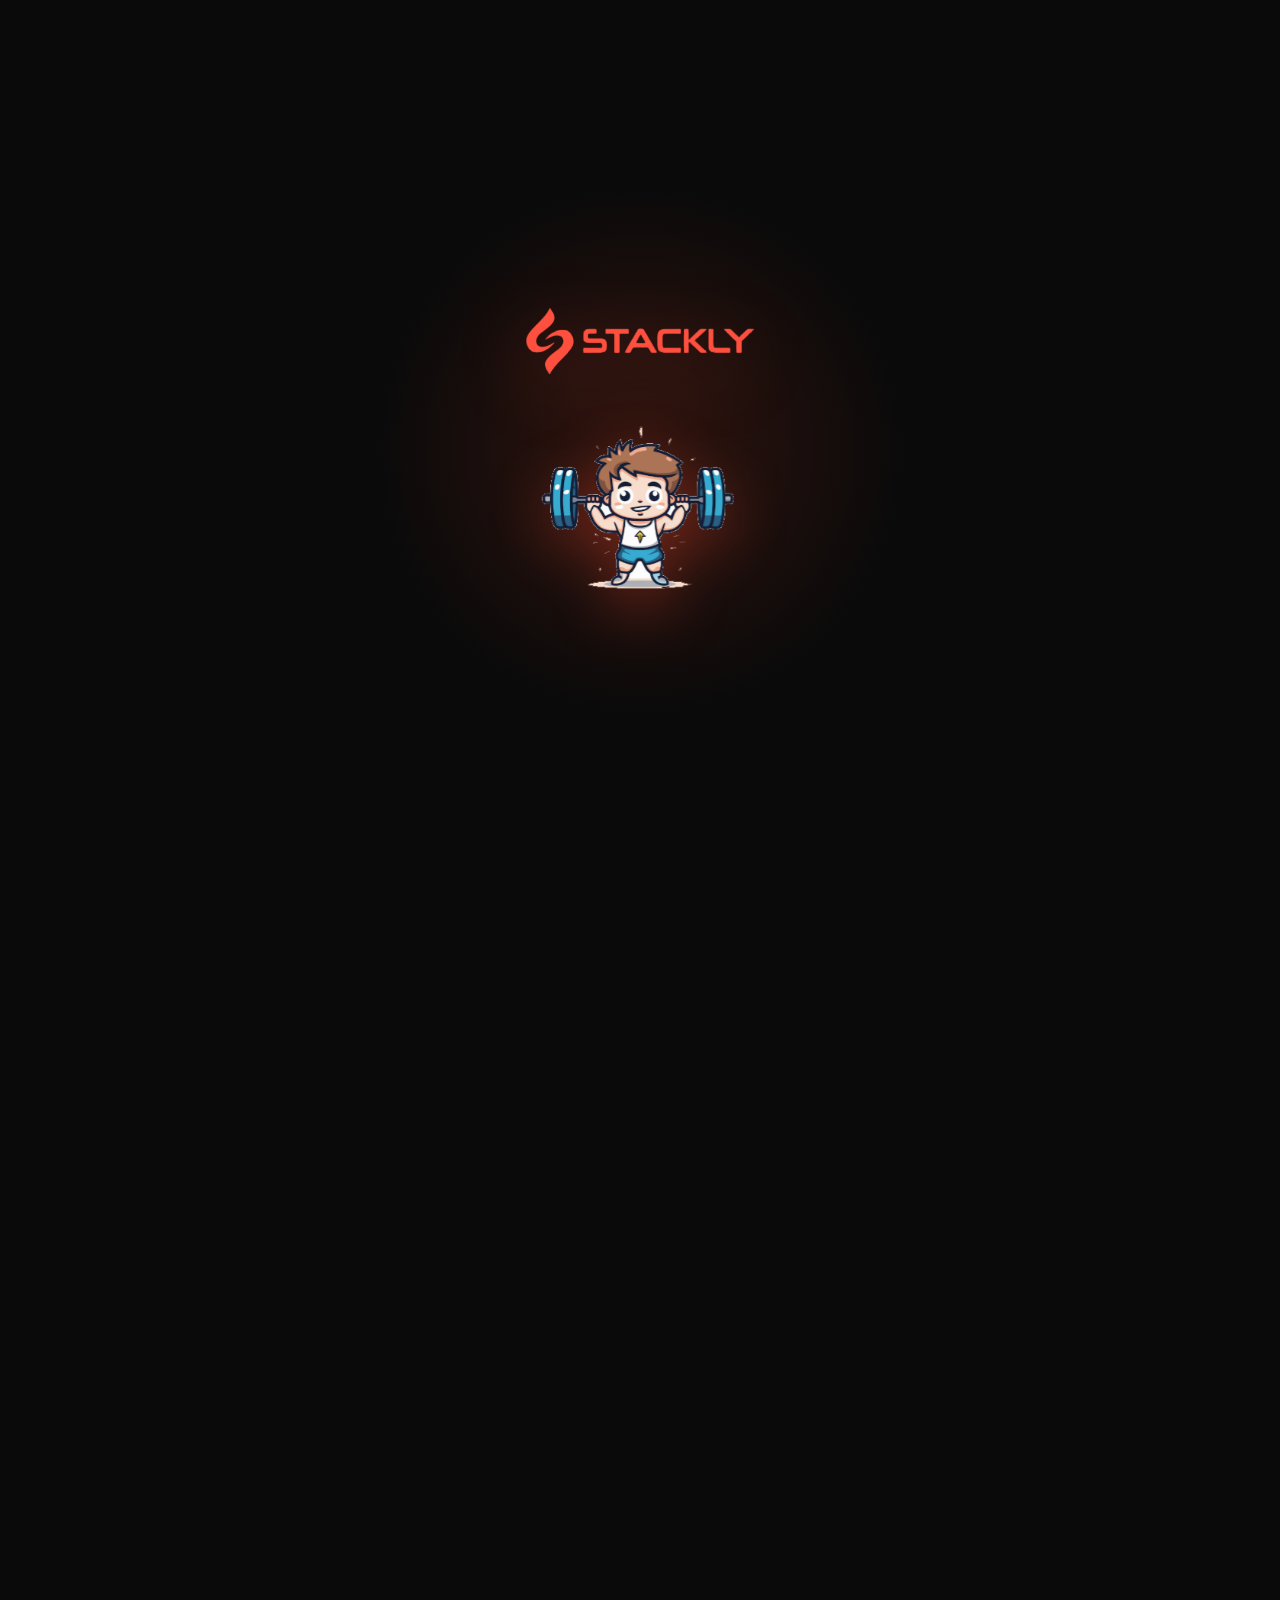
<file: index.html>
<!DOCTYPE html>
<html lang="en">
<head>
  <meta charset="UTF-8">
  <meta name="viewport" content="width=device-width, initial-scale=1.0">
  <title>FitBody - Transform Your Body, Transform Your Life</title>
  <link rel="stylesheet" href="css/style.css">
  <link rel="icon" type="image/svg+xml" href="data:image/svg+xml,%3Csvg xmlns='http://www.w3.org/2000/svg' viewBox='0 0 100 100'%3E%3Ctext y='.9em' font-size='90'%3E💪%3C/text%3E%3C/svg%3E">
</head>
<body class="is-loading">
  <div class="site-loader" aria-label="Loading FitBody" role="status">
    <div class="site-loader-logo">
      <img src="images/Stackly_logo.png" alt="Stackly logo">
    </div>
    <div class="site-loader-lifter" aria-hidden="true">
      <img src="images/stackly-lifter-transparent.png" alt="">
    </div>
  </div>

  <!-- ===== NAVBAR ===== -->
  <nav class="navbar" id="navbar">
    <div class="container">
      <a href="index.html" class="logo"><img src="images/Stackly_logo.png" alt="Stackly logo"><span class="brand-name">Fit<span class="brand-accent">Body</span></span></a>
      <ul class="nav-links">
        <li><a href="#hero" class="active">Home</a></li>
        <li><a href="programs.html">Programs</a></li>
        <li><a href="about.html">About</a></li>
        <li><a href="trainers.html">Trainers</a></li>
        <li><a href="pricing.html">Pricing</a></li>
        <li><a href="contact.html">Contact</a></li>
        <li><a href="login.html" class="btn btn-outline">Sign In</a></li>
        <li><a href="signup.html" class="btn btn-primary">Sign Up</a></li>
      </ul>
      <div class="hamburger">
        <span></span><span></span><span></span>
      </div>
    </div>
  </nav>

  <!-- ===== HERO ===== -->
  <section class="hero" id="hero">
    <div class="hero-bg">
      <picture>
        <source srcset="images/photo-1534438327276-14e5300c3a48-w1920.webp" type="image/webp">
        <source srcset="images/photo-1534438327276-14e5300c3a48-w1920.webp" type="image/webp">
        <img src="images/photo-1534438327276-14e5300c3a48-w1920.webp" alt="Fitness background">
      </picture>
      <div class="overlay"></div>
    </div>
    <div class="container">
      <div class="hero-content">
        <h1>Transform Your<br><span>Body &amp; Mind</span></h1>
        <p>Join the ultimate fitness experience. Expert trainers, premium equipment, and a supportive community to help you reach your goals.</p>
        <div class="hero-cta">
          <a href="pricing.html" class="btn btn-primary">Get Started</a>
          <a href="programs.html" class="btn btn-outline">Our Programs</a>
        </div>
        <div class="hero-stats">
          <div class="stat">
            <h3>5000+</h3>
            <p>Active Members</p>
          </div>
          <div class="stat">
            <h3>50+</h3>
            <p>Expert Trainers</p>
          </div>
          <div class="stat">
            <h3>15+</h3>
            <p>Years Experience</p>
          </div>
        </div>
      </div>
      <div class="hero-image">
        <picture>
          <source srcset="images/photo-1571902943202-507ec2618e8f-w600.webp" type="image/webp">
          <source srcset="images/photo-1571902943202-507ec2618e8f-w600.webp" type="image/webp">
          <img src="images/photo-1571902943202-507ec2618e8f-w600.webp" alt="Fitness model">
        </picture>
      </div>
    </div>
  </section>

  <!-- ===== PROGRAMS ===== -->
  <section class="programs" id="programs">
    <div class="container">
      <div class="section-header">
        <h2>Our <span>Programs</span></h2>
        <p>Choose from a variety of programs designed to fit your fitness level and goals.</p>
      </div>
      <div class="programs-grid">
        <div class="program-card">
          <div class="icon">🏋️</div>
          <h3>Strength Training</h3>
          <p>Build muscle and increase strength with our comprehensive weight training programs.</p>
        </div>
        <div class="program-card">
          <div class="icon">🔥</div>
          <h3>HIIT Cardio</h3>
          <p>High-intensity interval training to burn fat fast and boost your cardiovascular health.</p>
        </div>
        <div class="program-card">
          <div class="icon">🧘</div>
          <h3>Yoga &amp; Flexibility</h3>
          <p>Improve flexibility, reduce stress, and find your inner balance with guided sessions.</p>
        </div>
        <div class="program-card">
          <div class="icon">🥊</div>
          <h3>Boxing &amp; MMA</h3>
          <p>Learn combat sports techniques while getting an incredible full-body workout.</p>
        </div>
        <div class="program-card">
          <div class="icon">🏃</div>
          <h3>Group Fitness</h3>
          <p>Energizing group classes that make working out fun, social, and effective.</p>
        </div>
        <div class="program-card">
          <div class="icon">💪</div>
          <h3>Personal Training</h3>
          <p>One-on-one coaching with expert trainers who design a plan just for you.</p>
        </div>
      </div>
    </div>
  </section>

  <!-- ===== ABOUT ===== -->
  <section class="about" id="about">
    <div class="container">
      <div class="about-grid">
        <div class="about-image">
          <picture>
            <source srcset="images/photo-1526506118085-60ce8714f8c5-w600.webp" type="image/webp">
            <source srcset="images/photo-1526506118085-60ce8714f8c5-w600.webp" type="image/webp">
            <img src="images/photo-1526506118085-60ce8714f8c5-w600.webp" alt="About our gym">
          </picture>
        </div>
        <div class="about-content">
          <h2>Why Choose <span>FitBody?</span></h2>
          <p>We are more than just a gym. FitBody is a community dedicated to helping you become the best version of yourself. Our state-of-the-art facility and passionate trainers make every workout count.</p>
          <div class="about-features">
            <div class="about-feature">
              <span class="check">✓</span> Modern Equipment
            </div>
            <div class="about-feature">
              <span class="check">✓</span> Certified Trainers
            </div>
            <div class="about-feature">
              <span class="check">✓</span> 24/7 Access
            </div>
            <div class="about-feature">
              <span class="check">✓</span> Nutrition Plans
            </div>
            <div class="about-feature">
              <span class="check">✓</span> Locker Rooms
            </div>
            <div class="about-feature">
              <span class="check">✓</span> Free Wi-Fi
            </div>
          </div>
          <a href="pricing.html" class="btn btn-primary">Join Today</a>
        </div>
      </div>
    </div>
  </section>

  <!-- ===== TRAINERS ===== -->
  <section class="trainers" id="trainers">
    <div class="container">
      <div class="section-header">
        <h2>Meet Our <span>Trainers</span></h2>
        <p>Our certified professionals are here to guide, motivate, and push you to reach new heights.</p>
      </div>
      <div class="trainers-grid">
        <div class="trainer-card">
          <picture>
            <source srcset="images/photo-1567013127542-490d757e51fc-w400-h300.webp" type="image/webp">
            <source srcset="images/photo-1567013127542-490d757e51fc-w400-h300.webp" type="image/webp">
            <img src="images/photo-1567013127542-490d757e51fc-w400-h300.webp" alt="Trainer Alex">
          </picture>
          <div class="trainer-info">
            <h3>Alex Johnson</h3>
            <p class="role">Strength Coach</p>
            <p>10+ years of experience in bodybuilding and powerlifting.</p>
            <div class="trainer-social">
              <a href="404.html" aria-label="Facebook"><svg class="social-icon" viewBox="0 0 24 24" aria-hidden="true"><path d="M22 12.06C22 6.48 17.52 2 11.94 2S2 6.48 2 12.06c0 5.02 3.67 9.18 8.47 9.94v-7.03H7.44v-2.91h3.03V9.85c0-3 1.79-4.66 4.52-4.66 1.31 0 2.68.23 2.68.23v2.95h-1.51c-1.49 0-1.95.93-1.95 1.87v1.82h3.32l-.53 2.91h-2.79V22c4.8-.76 8.47-4.92 8.47-9.94z"/></svg></a>
              <a href="404.html" aria-label="Instagram"><svg class="social-icon" viewBox="0 0 24 24" aria-hidden="true"><path d="M7.8 2h8.4A5.8 5.8 0 0 1 22 7.8v8.4a5.8 5.8 0 0 1-5.8 5.8H7.8A5.8 5.8 0 0 1 2 16.2V7.8A5.8 5.8 0 0 1 7.8 2zm-.2 2A3.6 3.6 0 0 0 4 7.6v8.8A3.6 3.6 0 0 0 7.6 20h8.8a3.6 3.6 0 0 0 3.6-3.6V7.6A3.6 3.6 0 0 0 16.4 4H7.6zm9.65 1.5a1.25 1.25 0 1 1 0 2.5 1.25 1.25 0 0 1 0-2.5zM12 7a5 5 0 1 1 0 10 5 5 0 0 1 0-10zm0 2a3 3 0 1 0 0 6 3 3 0 0 0 0-6z"/></svg></a>
              <a href="404.html" aria-label="Twitter"><svg class="social-icon" viewBox="0 0 24 24" aria-hidden="true"><path d="M22 5.9c-.7.3-1.5.6-2.4.7.9-.5 1.5-1.3 1.8-2.3-.8.5-1.7.8-2.7 1A4.13 4.13 0 0 0 15.7 4a4.2 4.2 0 0 0-4.1 5.1A11.78 11.78 0 0 1 3.1 4.8a4.2 4.2 0 0 0 1.3 5.6c-.7 0-1.3-.2-1.9-.5v.1a4.18 4.18 0 0 0 3.3 4.1c-.4.1-.7.1-1.1.1-.3 0-.5 0-.8-.1a4.15 4.15 0 0 0 3.9 2.9A8.36 8.36 0 0 1 2 18.6 11.72 11.72 0 0 0 8.3 20c7.5 0 11.7-6.2 11.7-11.7v-.5c.8-.5 1.5-1.2 2-1.9z"/></svg></a>
            </div>
          </div>
        </div>
        <div class="trainer-card">
          <picture>
            <source srcset="images/photo-1594381898411-846e7d193883-w400-h300.webp" type="image/webp">
            <source srcset="images/photo-1594381898411-846e7d193883-w400-h300.webp" type="image/webp">
            <img src="images/photo-1594381898411-846e7d193883-w400-h300.webp" alt="Trainer Sarah">
          </picture>
          <div class="trainer-info">
            <h3>Sarah Chen</h3>
            <p class="role">Yoga Instructor</p>
            <p>Certified yoga teacher specialising in Vinyasa and Hatha yoga.</p>
            <div class="trainer-social">
              <a href="404.html" aria-label="Facebook"><svg class="social-icon" viewBox="0 0 24 24" aria-hidden="true"><path d="M22 12.06C22 6.48 17.52 2 11.94 2S2 6.48 2 12.06c0 5.02 3.67 9.18 8.47 9.94v-7.03H7.44v-2.91h3.03V9.85c0-3 1.79-4.66 4.52-4.66 1.31 0 2.68.23 2.68.23v2.95h-1.51c-1.49 0-1.95.93-1.95 1.87v1.82h3.32l-.53 2.91h-2.79V22c4.8-.76 8.47-4.92 8.47-9.94z"/></svg></a>
              <a href="404.html" aria-label="Instagram"><svg class="social-icon" viewBox="0 0 24 24" aria-hidden="true"><path d="M7.8 2h8.4A5.8 5.8 0 0 1 22 7.8v8.4a5.8 5.8 0 0 1-5.8 5.8H7.8A5.8 5.8 0 0 1 2 16.2V7.8A5.8 5.8 0 0 1 7.8 2zm-.2 2A3.6 3.6 0 0 0 4 7.6v8.8A3.6 3.6 0 0 0 7.6 20h8.8a3.6 3.6 0 0 0 3.6-3.6V7.6A3.6 3.6 0 0 0 16.4 4H7.6zm9.65 1.5a1.25 1.25 0 1 1 0 2.5 1.25 1.25 0 0 1 0-2.5zM12 7a5 5 0 1 1 0 10 5 5 0 0 1 0-10zm0 2a3 3 0 1 0 0 6 3 3 0 0 0 0-6z"/></svg></a>
              <a href="404.html" aria-label="Twitter"><svg class="social-icon" viewBox="0 0 24 24" aria-hidden="true"><path d="M22 5.9c-.7.3-1.5.6-2.4.7.9-.5 1.5-1.3 1.8-2.3-.8.5-1.7.8-2.7 1A4.13 4.13 0 0 0 15.7 4a4.2 4.2 0 0 0-4.1 5.1A11.78 11.78 0 0 1 3.1 4.8a4.2 4.2 0 0 0 1.3 5.6c-.7 0-1.3-.2-1.9-.5v.1a4.18 4.18 0 0 0 3.3 4.1c-.4.1-.7.1-1.1.1-.3 0-.5 0-.8-.1a4.15 4.15 0 0 0 3.9 2.9A8.36 8.36 0 0 1 2 18.6 11.72 11.72 0 0 0 8.3 20c7.5 0 11.7-6.2 11.7-11.7v-.5c.8-.5 1.5-1.2 2-1.9z"/></svg></a>
            </div>
          </div>
        </div>
        <div class="trainer-card">
          <picture>
            <source srcset="images/photo-1581009146145-b5ef050c2e1e-w400-h300.webp" type="image/webp">
            <source srcset="images/photo-1581009146145-b5ef050c2e1e-w400-h300.webp" type="image/webp">
            <img src="images/photo-1581009146145-b5ef050c2e1e-w400-h300.webp" alt="Trainer Mike">
          </picture>
          <div class="trainer-info">
            <h3>Mike Rivera</h3>
            <p class="role">HIIT Specialist</p>
            <p>Former athlete who loves pushing limits with high-intensity training.</p>
            <div class="trainer-social">
              <a href="404.html" aria-label="Facebook"><svg class="social-icon" viewBox="0 0 24 24" aria-hidden="true"><path d="M22 12.06C22 6.48 17.52 2 11.94 2S2 6.48 2 12.06c0 5.02 3.67 9.18 8.47 9.94v-7.03H7.44v-2.91h3.03V9.85c0-3 1.79-4.66 4.52-4.66 1.31 0 2.68.23 2.68.23v2.95h-1.51c-1.49 0-1.95.93-1.95 1.87v1.82h3.32l-.53 2.91h-2.79V22c4.8-.76 8.47-4.92 8.47-9.94z"/></svg></a>
              <a href="404.html" aria-label="Instagram"><svg class="social-icon" viewBox="0 0 24 24" aria-hidden="true"><path d="M7.8 2h8.4A5.8 5.8 0 0 1 22 7.8v8.4a5.8 5.8 0 0 1-5.8 5.8H7.8A5.8 5.8 0 0 1 2 16.2V7.8A5.8 5.8 0 0 1 7.8 2zm-.2 2A3.6 3.6 0 0 0 4 7.6v8.8A3.6 3.6 0 0 0 7.6 20h8.8a3.6 3.6 0 0 0 3.6-3.6V7.6A3.6 3.6 0 0 0 16.4 4H7.6zm9.65 1.5a1.25 1.25 0 1 1 0 2.5 1.25 1.25 0 0 1 0-2.5zM12 7a5 5 0 1 1 0 10 5 5 0 0 1 0-10zm0 2a3 3 0 1 0 0 6 3 3 0 0 0 0-6z"/></svg></a>
              <a href="404.html" aria-label="Twitter"><svg class="social-icon" viewBox="0 0 24 24" aria-hidden="true"><path d="M22 5.9c-.7.3-1.5.6-2.4.7.9-.5 1.5-1.3 1.8-2.3-.8.5-1.7.8-2.7 1A4.13 4.13 0 0 0 15.7 4a4.2 4.2 0 0 0-4.1 5.1A11.78 11.78 0 0 1 3.1 4.8a4.2 4.2 0 0 0 1.3 5.6c-.7 0-1.3-.2-1.9-.5v.1a4.18 4.18 0 0 0 3.3 4.1c-.4.1-.7.1-1.1.1-.3 0-.5 0-.8-.1a4.15 4.15 0 0 0 3.9 2.9A8.36 8.36 0 0 1 2 18.6 11.72 11.72 0 0 0 8.3 20c7.5 0 11.7-6.2 11.7-11.7v-.5c.8-.5 1.5-1.2 2-1.9z"/></svg></a>
            </div>
          </div>
        </div>
      </div>
    </div>
  </section>

  <!-- ===== PRICING ===== -->
  <section class="pricing" id="pricing">
    <div class="container">
      <div class="section-header">
        <h2>Our <span>Pricing</span></h2>
        <p>Flexible plans that fit your lifestyle. No hidden fees, just results.</p>
      </div>
      <div class="pricing-grid">
        <div class="pricing-card">
          <h3>Basic</h3>
          <div class="price">$29 <span>/month</span></div>
          <ul>
            <li>Gym access (6 AM - 10 PM)</li>
            <li>Basic equipment usage</li>
            <li>Locker room access</li>
            <li>1 group class per week</li>
            <li>Mobile app access</li>
          </ul>
          <a href="login.html" class="btn btn-outline">Choose Plan</a>
        </div>
        <div class="pricing-card featured">
          <div class="badge">Popular</div>
          <h3>Pro</h3>
          <div class="price">$59 <span>/month</span></div>
          <ul>
            <li>24/7 gym access</li>
            <li>All equipment &amp; zones</li>
            <li>Unlimited group classes</li>
            <li>2 personal training sessions</li>
            <li>Nutrition consultation</li>
            <li>Priority support</li>
          </ul>
          <a href="login.html" class="btn btn-primary">Choose Plan</a>
        </div>
        <div class="pricing-card">
          <h3>Elite</h3>
          <div class="price">$99 <span>/month</span></div>
          <ul>
            <li>Everything in Pro</li>
            <li>8 personal training sessions</li>
            <li>Custom meal plans</li>
            <li>Monthly body scans</li>
            <li>Recovery &amp; massage</li>
            <li>Guest passes (2/month)</li>
          </ul>
          <a href="login.html" class="btn btn-outline">Choose Plan</a>
        </div>
      </div>
    </div>
  </section>

  <!-- ===== TESTIMONIALS ===== -->
  <section class="testimonials" id="testimonials">
    <div class="container">
      <div class="section-header">
        <h2>What Our <span>Members Say</span></h2>
        <p>Real results from real people who transformed their lives at FitBody.</p>
      </div>
      <div class="testimonials-grid">
        <div class="testimonial-card">
          <div class="stars">★★★★★</div>
          <p>"FitBody completely changed my life. The trainers are incredible and the community keeps me motivated every single day."</p>
          <div class="author">
            <picture>
              <source srcset="images/photo-1438761681033-6461ffad8d80-w50-h50.webp" type="image/webp">
              <source srcset="images/photo-1438761681033-6461ffad8d80-w50-h50.webp" type="image/webp">
              <img src="images/photo-1438761681033-6461ffad8d80-w50-h50.webp" alt="Emily">
            </picture>
            <div>
              <h4>Emily R.</h4>
              <span>Member since 2024</span>
            </div>
          </div>
        </div>
        <div class="testimonial-card">
          <div class="stars">★★★★★</div>
          <p>"The best gym I've ever been to. The equipment is top-notch and the personal training program helped me reach my goals faster than I thought possible."</p>
          <div class="author">
            <picture>
              <source srcset="images/photo-1507003211169-0a1dd7228f2d-w50-h50.webp" type="image/webp">
              <source srcset="images/photo-1507003211169-0a1dd7228f2d-w50-h50.webp" type="image/webp">
              <img src="images/photo-1507003211169-0a1dd7228f2d-w50-h50.webp" alt="David">
            </picture>
            <div>
              <h4>David K.</h4>
              <span>Member since 2023</span>
            </div>
          </div>
        </div>
        <div class="testimonial-card">
          <div class="stars">★★★★★</div>
          <p>"I lost 30 pounds in 6 months with FitBody's program. The nutrition guidance and group classes made all the difference. I've never felt better!"</p>
          <div class="author">
            <picture>
              <source srcset="images/photo-1494790108377-be9c29b29330-w50-h50.webp" type="image/webp">
              <source srcset="images/photo-1494790108377-be9c29b29330-w50-h50.webp" type="image/webp">
              <img src="images/photo-1494790108377-be9c29b29330-w50-h50.webp" alt="Sophia">
            </picture>
            <div>
              <h4>Sophia M.</h4>
              <span>Member since 2024</span>
            </div>
          </div>
        </div>
      </div>
    </div>
  </section>

  <!-- ===== CTA ===== -->
  <section class="cta">
    <div class="container">
      <h2>Ready to Transform?</h2>
      <p>Join FitBody today and start your fitness journey with expert guidance.</p>
      <a href="login.html" class="btn btn-primary">Get Started Free</a>
    </div>
  </section>

  <!-- ===== FOOTER ===== -->
  <footer class="footer">
    <div class="container">
      <div class="footer-grid">
        <div class="footer-brand">
          <a href="index.html" class="logo"><img src="images/Stackly_logo.png" alt="Stackly logo"><span class="brand-name">Fit<span class="brand-accent">Body</span></span></a>
          <p>Empowering you to reach your fitness goals with expert guidance, premium equipment, and a supportive community.</p>
          <div class="footer-social">
            <a href="404.html" aria-label="Facebook"><svg class="social-icon" viewBox="0 0 24 24" aria-hidden="true"><path d="M22 12.06C22 6.48 17.52 2 11.94 2S2 6.48 2 12.06c0 5.02 3.67 9.18 8.47 9.94v-7.03H7.44v-2.91h3.03V9.85c0-3 1.79-4.66 4.52-4.66 1.31 0 2.68.23 2.68.23v2.95h-1.51c-1.49 0-1.95.93-1.95 1.87v1.82h3.32l-.53 2.91h-2.79V22c4.8-.76 8.47-4.92 8.47-9.94z"/></svg></a>
            <a href="404.html" aria-label="Instagram"><svg class="social-icon" viewBox="0 0 24 24" aria-hidden="true"><path d="M7.8 2h8.4A5.8 5.8 0 0 1 22 7.8v8.4a5.8 5.8 0 0 1-5.8 5.8H7.8A5.8 5.8 0 0 1 2 16.2V7.8A5.8 5.8 0 0 1 7.8 2zm-.2 2A3.6 3.6 0 0 0 4 7.6v8.8A3.6 3.6 0 0 0 7.6 20h8.8a3.6 3.6 0 0 0 3.6-3.6V7.6A3.6 3.6 0 0 0 16.4 4H7.6zm9.65 1.5a1.25 1.25 0 1 1 0 2.5 1.25 1.25 0 0 1 0-2.5zM12 7a5 5 0 1 1 0 10 5 5 0 0 1 0-10zm0 2a3 3 0 1 0 0 6 3 3 0 0 0 0-6z"/></svg></a>
            <a href="404.html" aria-label="Twitter"><svg class="social-icon" viewBox="0 0 24 24" aria-hidden="true"><path d="M22 5.9c-.7.3-1.5.6-2.4.7.9-.5 1.5-1.3 1.8-2.3-.8.5-1.7.8-2.7 1A4.13 4.13 0 0 0 15.7 4a4.2 4.2 0 0 0-4.1 5.1A11.78 11.78 0 0 1 3.1 4.8a4.2 4.2 0 0 0 1.3 5.6c-.7 0-1.3-.2-1.9-.5v.1a4.18 4.18 0 0 0 3.3 4.1c-.4.1-.7.1-1.1.1-.3 0-.5 0-.8-.1a4.15 4.15 0 0 0 3.9 2.9A8.36 8.36 0 0 1 2 18.6 11.72 11.72 0 0 0 8.3 20c7.5 0 11.7-6.2 11.7-11.7v-.5c.8-.5 1.5-1.2 2-1.9z"/></svg></a>
            <a href="404.html" aria-label="YouTube"><svg class="social-icon" viewBox="0 0 24 24" aria-hidden="true"><path d="M21.6 7.2s-.2-1.5-.8-2.1c-.8-.8-1.7-.8-2.1-.9C15.8 4 12 4 12 4s-3.8 0-6.7.2c-.4.1-1.3.1-2.1.9-.6.6-.8 2.1-.8 2.1S2.2 9 2.2 10.8v1.7c0 1.8.2 3.6.2 3.6s.2 1.5.8 2.1c.8.8 1.9.8 2.4.9 1.7.2 6.4.2 6.4.2s3.8 0 6.7-.2c.4-.1 1.3-.1 2.1-.9.6-.6.8-2.1.8-2.1s.2-1.8.2-3.6v-1.7c0-1.8-.2-3.6-.2-3.6zM10.2 14.9V8.8l5.8 3.1-5.8 3z"/></svg></a>
          </div>
        </div>
        <div>
          <h4>Quick Links</h4>
          <ul>
            <li><a href="#hero">Home</a></li>
            <li><a href="programs.html">Programs</a></li>
            <li><a href="about.html">About Us</a></li>
            <li><a href="trainers.html">Trainers</a></li>
            <li><a href="pricing.html">Pricing</a></li>
          </ul>
        </div>
        <div>
          <h4>Programs</h4>
          <ul>
            <li><a href="programs.html#strength">Strength Training</a></li>
            <li><a href="programs.html#hiit">HIIT Cardio</a></li>
            <li><a href="programs.html#yoga">Yoga Classes</a></li>
            <li><a href="programs.html#boxing">Boxing &amp; MMA</a></li>
            <li><a href="programs.html#personal">Personal Training</a></li>
          </ul>
        </div>
        <div>
          <h4>Contact</h4>
          <ul>
            <li><a href="#">123 Fitness St, NYC</a></li>
            <li><a href="tel:+1234567890">+1 (234) 567-890</a></li>
            <li><a href="mailto:info@fitbody.com">info@fitbody.com</a></li>
            <li><a href="#">Mon - Sun: 6 AM - 10 PM</a></li>
          </ul>
        </div>
      </div>
      <div class="footer-bottom">
        <p>&copy; 2026 FitBody. All rights reserved. Made with passion for fitness.</p>
        <div class="footer-legal">
          <a href="404.html">Terms &amp; Conditions</a>
          <a href="404.html">Privacy Policy</a>
        </div>
      </div>
    </div>
  </footer>

  <script src="js/script.js"></script>
</body>
</html>
</file>
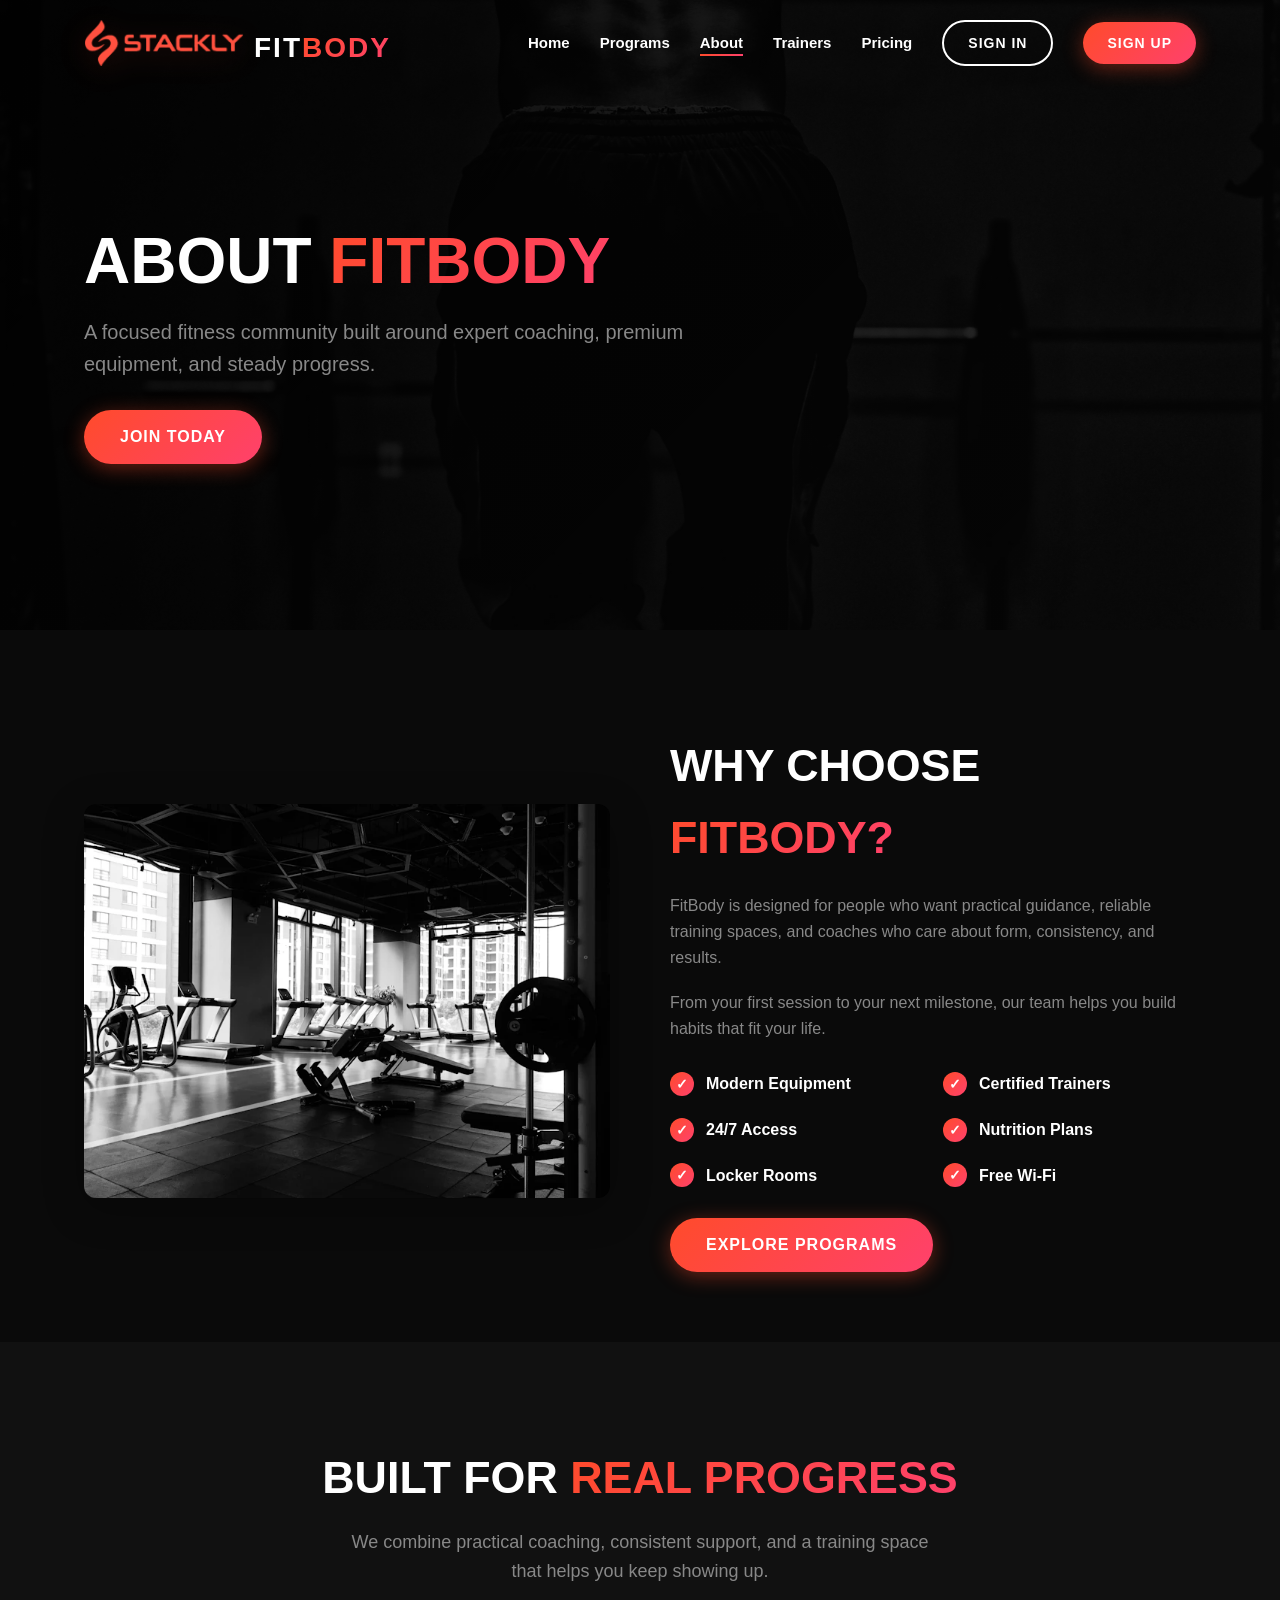
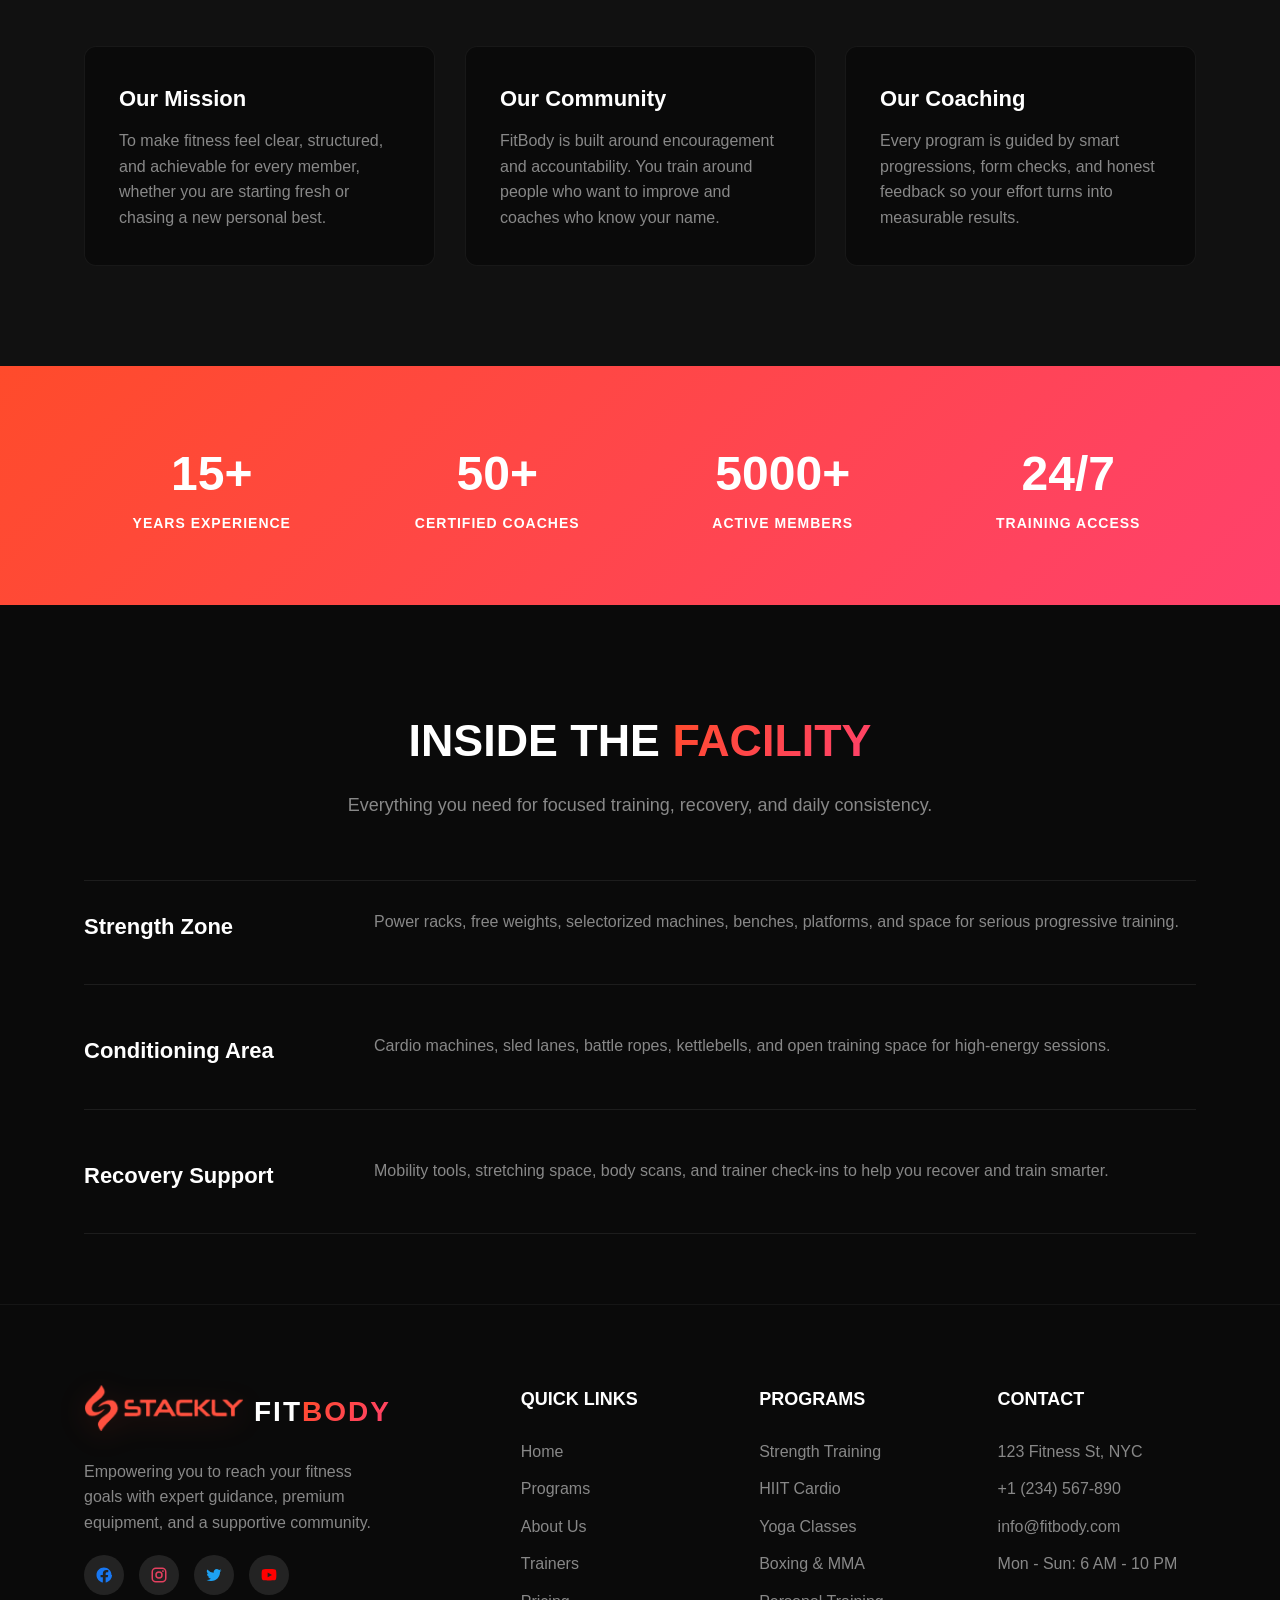
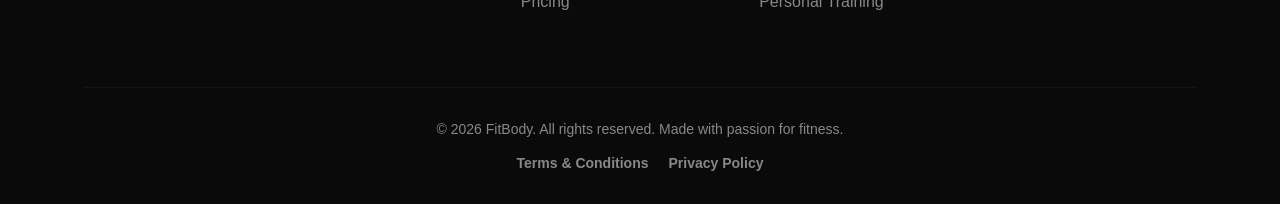
<file: about.html>
<!DOCTYPE html>
<html lang="en">
<head>
  <meta charset="UTF-8">
  <meta name="viewport" content="width=device-width, initial-scale=1.0">
  <title>About - FitBody</title>
  <link rel="stylesheet" href="css/style.css">
</head>
<body>
  <nav class="navbar scrolled" id="navbar">
    <div class="container">
      <a href="index.html" class="logo"><img src="images/Stackly_logo.png" alt="Stackly logo"><span class="brand-name">Fit<span class="brand-accent">Body</span></span></a>
      <ul class="nav-links">
        <li><a href="index.html#hero">Home</a></li>
        <li><a href="programs.html">Programs</a></li>
        <li><a href="about.html" class="active">About</a></li>
        <li><a href="trainers.html">Trainers</a></li>
        <li><a href="pricing.html">Pricing</a></li>
        <li><a href="login.html" class="btn btn-outline">Sign In</a></li>
        <li><a href="signup.html" class="btn btn-primary">Sign Up</a></li>
      </ul>
      <div class="hamburger">
        <span></span><span></span><span></span>
      </div>
    </div>
  </nav>

  <main>
    <section class="page-hero">
      <div class="hero-bg">
        <picture>
          <source srcset="images/photo-1526506118085-60ce8714f8c5-w1920.webp" type="image/webp">
          <source srcset="images/photo-1526506118085-60ce8714f8c5-w1920.webp" type="image/webp">
          <img src="images/photo-1526506118085-60ce8714f8c5-w1920.webp" alt="FitBody gym floor">
        </picture>
        <div class="overlay"></div>
      </div>
      <div class="container">
        <div class="page-hero-content">
          <h1>About <span>FitBody</span></h1>
          <p>A focused fitness community built around expert coaching, premium equipment, and steady progress.</p>
          <a href="pricing.html" class="btn btn-primary">Join Today</a>
        </div>
      </div>
    </section>

    <section class="about">
      <div class="container">
        <div class="about-grid">
          <div class="about-image">
            <picture>
              <source srcset="images/photo-1571902943202-507ec2618e8f-w700.webp" type="image/webp">
              <source srcset="images/photo-1571902943202-507ec2618e8f-w700.webp" type="image/webp">
              <img src="images/photo-1571902943202-507ec2618e8f-w700.webp" alt="Modern gym equipment">
            </picture>
          </div>
          <div class="about-content">
            <h2>Why Choose <span>FitBody?</span></h2>
            <p>FitBody is designed for people who want practical guidance, reliable training spaces, and coaches who care about form, consistency, and results.</p>
            <p>From your first session to your next milestone, our team helps you build habits that fit your life.</p>
            <div class="about-features">
              <div class="about-feature"><span class="check">✓</span> Modern Equipment</div>
              <div class="about-feature"><span class="check">✓</span> Certified Trainers</div>
              <div class="about-feature"><span class="check">✓</span> 24/7 Access</div>
              <div class="about-feature"><span class="check">✓</span> Nutrition Plans</div>
              <div class="about-feature"><span class="check">✓</span> Locker Rooms</div>
              <div class="about-feature"><span class="check">✓</span> Free Wi-Fi</div>
            </div>
            <a href="programs.html" class="btn btn-primary">Explore Programs</a>
          </div>
        </div>
      </div>
    </section>

    <section class="content-band">
      <div class="container">
        <div class="section-header">
          <h2>Built For <span>Real Progress</span></h2>
          <p>We combine practical coaching, consistent support, and a training space that helps you keep showing up.</p>
        </div>
        <div class="info-grid">
          <article class="info-card">
            <h3>Our Mission</h3>
            <p>To make fitness feel clear, structured, and achievable for every member, whether you are starting fresh or chasing a new personal best.</p>
          </article>
          <article class="info-card">
            <h3>Our Community</h3>
            <p>FitBody is built around encouragement and accountability. You train around people who want to improve and coaches who know your name.</p>
          </article>
          <article class="info-card">
            <h3>Our Coaching</h3>
            <p>Every program is guided by smart progressions, form checks, and honest feedback so your effort turns into measurable results.</p>
          </article>
        </div>
      </div>
    </section>

    <section class="stats-band">
      <div class="container">
        <div class="stat">
          <h3>15+</h3>
          <p>Years Experience</p>
        </div>
        <div class="stat">
          <h3>50+</h3>
          <p>Certified Coaches</p>
        </div>
        <div class="stat">
          <h3>5000+</h3>
          <p>Active Members</p>
        </div>
        <div class="stat">
          <h3>24/7</h3>
          <p>Training Access</p>
        </div>
      </div>
    </section>

    <section class="about">
      <div class="container">
        <div class="section-header">
          <h2>Inside The <span>Facility</span></h2>
          <p>Everything you need for focused training, recovery, and daily consistency.</p>
        </div>
        <div class="feature-list">
          <div class="feature-row">
            <h3>Strength Zone</h3>
            <p>Power racks, free weights, selectorized machines, benches, platforms, and space for serious progressive training.</p>
          </div>
          <div class="feature-row">
            <h3>Conditioning Area</h3>
            <p>Cardio machines, sled lanes, battle ropes, kettlebells, and open training space for high-energy sessions.</p>
          </div>
          <div class="feature-row">
            <h3>Recovery Support</h3>
            <p>Mobility tools, stretching space, body scans, and trainer check-ins to help you recover and train smarter.</p>
          </div>
        </div>
      </div>
    </section>
  </main>

  <footer class="footer">
    <div class="container">
      <div class="footer-grid">
        <div class="footer-brand">
          <a href="index.html" class="logo"><img src="images/Stackly_logo.png" alt="Stackly logo"><span class="brand-name">Fit<span class="brand-accent">Body</span></span></a>
          <p>Empowering you to reach your fitness goals with expert guidance, premium equipment, and a supportive community.</p>
          <div class="footer-social">
            <a href="404.html" aria-label="Facebook"><svg class="social-icon" viewBox="0 0 24 24" aria-hidden="true"><path d="M22 12.06C22 6.48 17.52 2 11.94 2S2 6.48 2 12.06c0 5.02 3.67 9.18 8.47 9.94v-7.03H7.44v-2.91h3.03V9.85c0-3 1.79-4.66 4.52-4.66 1.31 0 2.68.23 2.68.23v2.95h-1.51c-1.49 0-1.95.93-1.95 1.87v1.82h3.32l-.53 2.91h-2.79V22c4.8-.76 8.47-4.92 8.47-9.94z"/></svg></a>
            <a href="404.html" aria-label="Instagram"><svg class="social-icon" viewBox="0 0 24 24" aria-hidden="true"><path d="M7.8 2h8.4A5.8 5.8 0 0 1 22 7.8v8.4a5.8 5.8 0 0 1-5.8 5.8H7.8A5.8 5.8 0 0 1 2 16.2V7.8A5.8 5.8 0 0 1 7.8 2zm-.2 2A3.6 3.6 0 0 0 4 7.6v8.8A3.6 3.6 0 0 0 7.6 20h8.8a3.6 3.6 0 0 0 3.6-3.6V7.6A3.6 3.6 0 0 0 16.4 4H7.6zm9.65 1.5a1.25 1.25 0 1 1 0 2.5 1.25 1.25 0 0 1 0-2.5zM12 7a5 5 0 1 1 0 10 5 5 0 0 1 0-10zm0 2a3 3 0 1 0 0 6 3 3 0 0 0 0-6z"/></svg></a>
            <a href="404.html" aria-label="Twitter"><svg class="social-icon" viewBox="0 0 24 24" aria-hidden="true"><path d="M22 5.9c-.7.3-1.5.6-2.4.7.9-.5 1.5-1.3 1.8-2.3-.8.5-1.7.8-2.7 1A4.13 4.13 0 0 0 15.7 4a4.2 4.2 0 0 0-4.1 5.1A11.78 11.78 0 0 1 3.1 4.8a4.2 4.2 0 0 0 1.3 5.6c-.7 0-1.3-.2-1.9-.5v.1a4.18 4.18 0 0 0 3.3 4.1c-.4.1-.7.1-1.1.1-.3 0-.5 0-.8-.1a4.15 4.15 0 0 0 3.9 2.9A8.36 8.36 0 0 1 2 18.6 11.72 11.72 0 0 0 8.3 20c7.5 0 11.7-6.2 11.7-11.7v-.5c.8-.5 1.5-1.2 2-1.9z"/></svg></a>
            <a href="404.html" aria-label="YouTube"><svg class="social-icon" viewBox="0 0 24 24" aria-hidden="true"><path d="M21.6 7.2s-.2-1.5-.8-2.1c-.8-.8-1.7-.8-2.1-.9C15.8 4 12 4 12 4s-3.8 0-6.7.2c-.4.1-1.3.1-2.1.9-.6.6-.8 2.1-.8 2.1S2.2 9 2.2 10.8v1.7c0 1.8.2 3.6.2 3.6s.2 1.5.8 2.1c.8.8 1.9.8 2.4.9 1.7.2 6.4.2 6.4.2s3.8 0 6.7-.2c.4-.1 1.3-.1 2.1-.9.6-.6.8-2.1.8-2.1s.2-1.8.2-3.6v-1.7c0-1.8-.2-3.6-.2-3.6zM10.2 14.9V8.8l5.8 3.1-5.8 3z"/></svg></a>
          </div>
        </div>
        <div>
          <h4>Quick Links</h4>
          <ul>
            <li><a href="index.html#hero">Home</a></li>
            <li><a href="programs.html">Programs</a></li>
            <li><a href="about.html">About Us</a></li>
            <li><a href="trainers.html">Trainers</a></li>
            <li><a href="pricing.html">Pricing</a></li>
          </ul>
        </div>
        <div>
          <h4>Programs</h4>
          <ul>
            <li><a href="programs.html#strength">Strength Training</a></li>
            <li><a href="programs.html#hiit">HIIT Cardio</a></li>
            <li><a href="programs.html#yoga">Yoga Classes</a></li>
            <li><a href="programs.html#boxing">Boxing &amp; MMA</a></li>
            <li><a href="programs.html#personal">Personal Training</a></li>
          </ul>
        </div>
        <div>
          <h4>Contact</h4>
          <ul>
            <li><a href="#">123 Fitness St, NYC</a></li>
            <li><a href="tel:+1234567890">+1 (234) 567-890</a></li>
            <li><a href="mailto:info@fitbody.com">info@fitbody.com</a></li>
            <li><a href="#">Mon - Sun: 6 AM - 10 PM</a></li>
          </ul>
        </div>
      </div>
      <div class="footer-bottom">
        <p>&copy; 2026 FitBody. All rights reserved. Made with passion for fitness.</p>
        <div class="footer-legal">
          <a href="404.html">Terms &amp; Conditions</a>
          <a href="404.html">Privacy Policy</a>
        </div>
      </div>
    </div>
  </footer>

  <script src="js/script.js"></script>
</body>
</html>
</file>
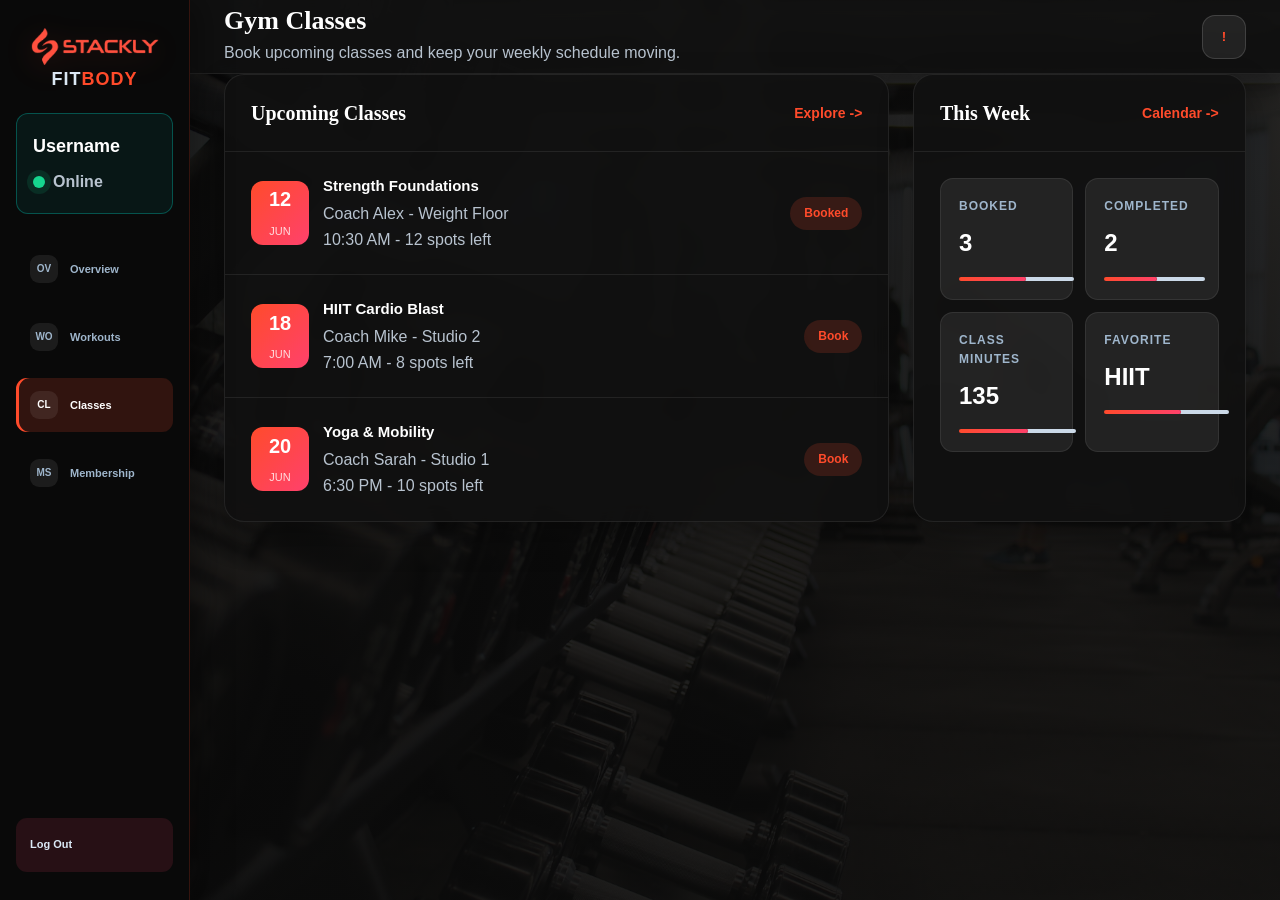
<file: classes.html>
<!DOCTYPE html>
<html lang="en">
<head>
  <meta charset="UTF-8">
  <meta name="viewport" content="width=device-width, initial-scale=1.0">
  <title>Classes - FitBody</title>
  <link rel="stylesheet" href="css/style.css">
</head>
<body class="health-dashboard-body">
  <aside class="health-sidebar">
    <a href="index.html" class="health-brand"><img src="images/Stackly_logo.png" alt="Stackly logo"><span class="brand-name">Fit<span class="brand-accent">Body</span></span></a>
    <div class="sidebar-user-card">
      <strong class="sidebar-username">Username</strong>
      <span><i></i> Online</span>
    </div>
    <nav class="health-menu" aria-label="Dashboard navigation">
      <a href="dashboard.html"><span>OV</span> Overview</a>
      <a href="workouts.html"><span>WO</span> Workouts</a>
      <a href="classes.html" class="active"><span>CL</span> Classes</a>
      <a href="membership.html"><span>MS</span> Membership</a>
    </nav>
    <a href="index.html" class="health-logout">Log Out</a>
  </aside>

  <main class="health-dashboard">
    <header class="health-topbar">
      <div>
        <h1>Gym Classes</h1>
        <p>Book upcoming classes and keep your weekly schedule moving.</p>
      </div>
      <div class="topbar-actions">
        <a class="topbar-email" href="#" hidden></a>
        <button class="notification-btn" type="button" aria-label="Notifications">!</button>
      </div>
    </header>

    <section class="health-panels">
      <article class="health-panel appointments-panel">
        <div class="panel-heading">
          <h2>Upcoming Classes</h2>
          <a href="programs.html">Explore -></a>
        </div>
        <div class="appointment-item">
          <div class="date-box"><strong>12</strong><span>Jun</span></div>
          <div>
            <h3>Strength Foundations</h3>
            <p>Coach Alex - Weight Floor</p>
            <span>10:30 AM - 12 spots left</span>
          </div>
          <em>Booked</em>
        </div>
        <div class="appointment-item">
          <div class="date-box"><strong>18</strong><span>Jun</span></div>
          <div>
            <h3>HIIT Cardio Blast</h3>
            <p>Coach Mike - Studio 2</p>
            <span>7:00 AM - 8 spots left</span>
          </div>
          <em>Book</em>
        </div>
        <div class="appointment-item">
          <div class="date-box"><strong>20</strong><span>Jun</span></div>
          <div>
            <h3>Yoga &amp; Mobility</h3>
            <p>Coach Sarah - Studio 1</p>
            <span>6:30 PM - 10 spots left</span>
          </div>
          <em>Book</em>
        </div>
      </article>

      <article class="health-panel vitals-panel">
        <div class="panel-heading">
          <h2>This Week</h2>
          <a href="#">Calendar -></a>
        </div>
        <div class="vital-cards">
          <div class="vital-card"><span>Booked</span><strong>3</strong><i style="width: 70%"></i></div>
          <div class="vital-card"><span>Completed</span><strong>2</strong><i style="width: 55%"></i></div>
          <div class="vital-card"><span>Class Minutes</span><strong>135</strong><i style="width: 72%"></i></div>
          <div class="vital-card"><span>Favorite</span><strong>HIIT</strong><i style="width: 80%"></i></div>
        </div>
      </article>
    </section>
  </main>
  <script src="js/script.js"></script>
</body>
</html>
</file>
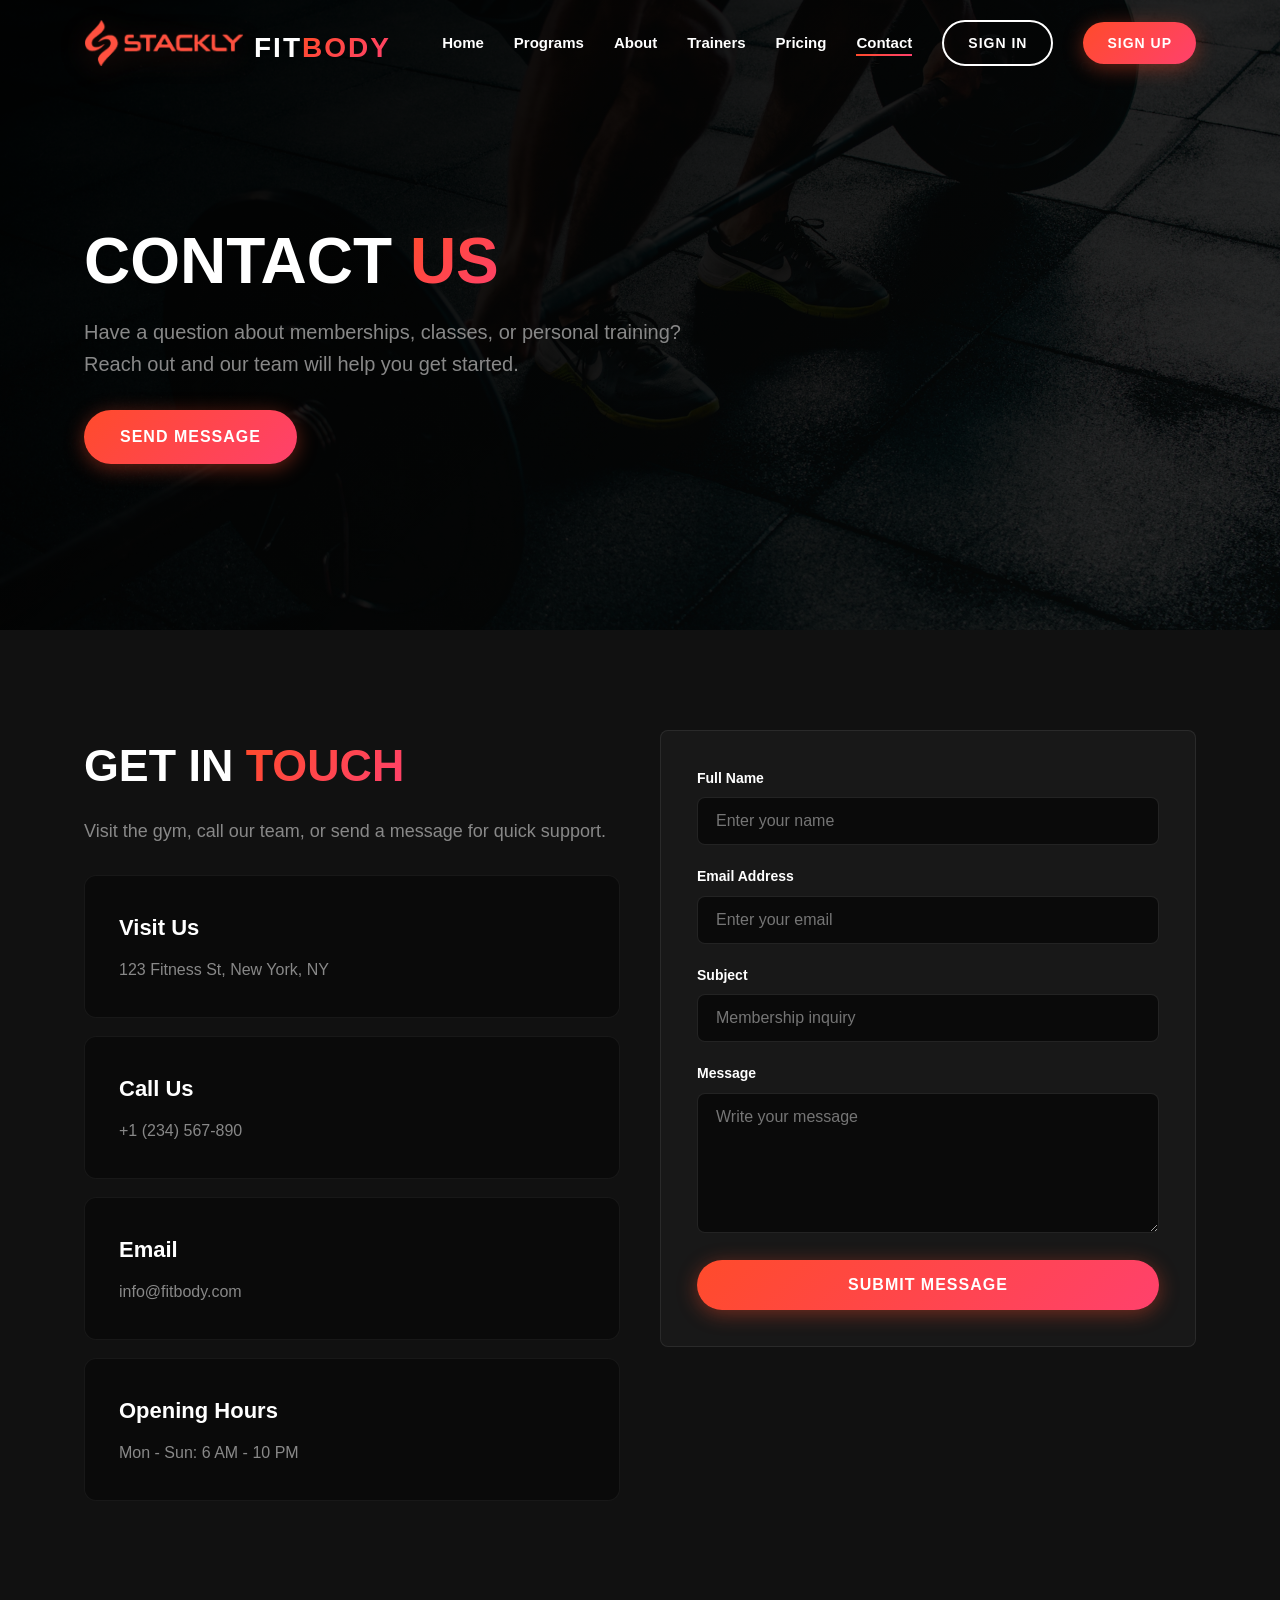
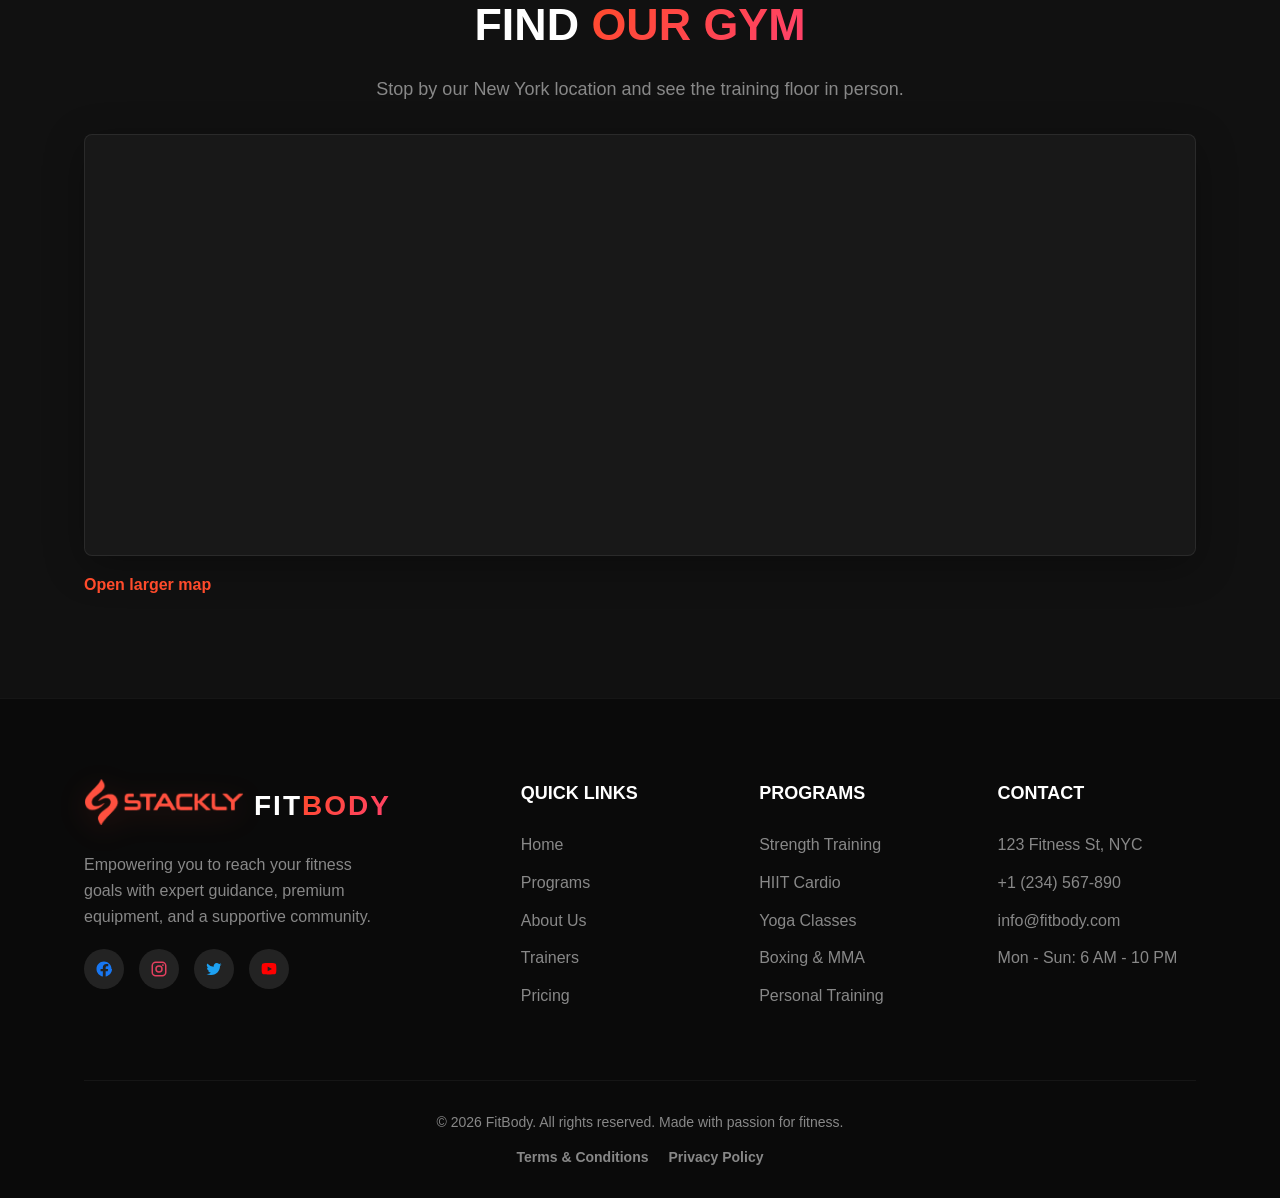
<file: contact.html>
<!DOCTYPE html>
<html lang="en">
<head>
  <meta charset="UTF-8">
  <meta name="viewport" content="width=device-width, initial-scale=1.0">
  <title>Contact - FitBody</title>
  <link rel="stylesheet" href="css/style.css">
</head>
<body>
  <nav class="navbar scrolled" id="navbar">
    <div class="container">
      <a href="index.html" class="logo"><img src="images/Stackly_logo.png" alt="Stackly logo"><span class="brand-name">Fit<span class="brand-accent">Body</span></span></a>
      <ul class="nav-links">
        <li><a href="index.html#hero">Home</a></li>
        <li><a href="programs.html">Programs</a></li>
        <li><a href="about.html">About</a></li>
        <li><a href="trainers.html">Trainers</a></li>
        <li><a href="pricing.html">Pricing</a></li>
        <li><a href="contact.html" class="active">Contact</a></li>
        <li><a href="login.html" class="btn btn-outline">Sign In</a></li>
        <li><a href="signup.html" class="btn btn-primary">Sign Up</a></li>
      </ul>
      <div class="hamburger">
        <span></span><span></span><span></span>
      </div>
    </div>
  </nav>

  <main>
    <section class="page-hero">
      <div class="hero-bg">
        <picture>
          <source srcset="images/photo-1517836357463-d25dfeac3438-w1920.webp" type="image/webp">
          <img src="images/photo-1517836357463-d25dfeac3438-w1920.webp" alt="FitBody training area">
        </picture>
        <div class="overlay"></div>
      </div>
      <div class="container">
        <div class="page-hero-content">
          <h1>Contact <span>Us</span></h1>
          <p>Have a question about memberships, classes, or personal training? Reach out and our team will help you get started.</p>
          <a href="404.html" class="btn btn-primary">Send Message</a>
        </div>
      </div>
    </section>

    <section class="contact-section" id="contact-form">
      <div class="container">
        <div class="contact-grid">
          <div class="contact-details">
            <div class="section-header">
              <h2>Get In <span>Touch</span></h2>
              <p>Visit the gym, call our team, or send a message for quick support.</p>
            </div>
            <div class="info-card">
              <h3>Visit Us</h3>
              <p>123 Fitness St, New York, NY</p>
            </div>
            <div class="info-card">
              <h3>Call Us</h3>
              <p><a href="tel:+1234567890">+1 (234) 567-890</a></p>
            </div>
            <div class="info-card">
              <h3>Email</h3>
              <p><a href="mailto:info@fitbody.com">info@fitbody.com</a></p>
            </div>
            <div class="info-card">
              <h3>Opening Hours</h3>
              <p>Mon - Sun: 6 AM - 10 PM</p>
            </div>
          </div>

          <form class="contact-form" action="404.html" method="get">
            <div class="form-group">
              <label for="name">Full Name</label>
              <input type="text" id="name" name="name" placeholder="Enter your name">
            </div>
            <div class="form-group">
              <label for="email">Email Address</label>
              <input type="email" id="email" name="email" placeholder="Enter your email">
            </div>
            <div class="form-group">
              <label for="subject">Subject</label>
              <input type="text" id="subject" name="subject" placeholder="Membership inquiry">
            </div>
            <div class="form-group">
              <label for="message">Message</label>
              <textarea id="message" name="message" rows="6" placeholder="Write your message"></textarea>
            </div>
            <button type="submit" class="btn btn-primary">Submit Message</button>
          </form>
        </div>

        <div class="contact-map">
          <div class="section-header">
            <h2>Find <span>Our Gym</span></h2>
            <p>Stop by our New York location and see the training floor in person.</p>
          </div>
          <div class="map-frame">
            <iframe
              title="Map showing FitBody at 123 Fitness St, New York, NY"
              src="https://www.openstreetmap.org/export/embed.html?bbox=-74.0260%2C40.7028%2C-73.9860%2C40.7228&amp;layer=mapnik&amp;marker=40.7128%2C-74.0060"
              loading="lazy"
              referrerpolicy="no-referrer-when-downgrade"></iframe>
          </div>
          <a class="map-link" href="https://www.openstreetmap.org/?mlat=40.7128&amp;mlon=-74.0060#map=15/40.7128/-74.0060" target="_blank" rel="noopener">Open larger map</a>
        </div>
      </div>
    </section>
  </main>

  <footer class="footer">
    <div class="container">
      <div class="footer-grid">
        <div class="footer-brand">
          <a href="index.html" class="logo"><img src="images/Stackly_logo.png" alt="Stackly logo"><span class="brand-name">Fit<span class="brand-accent">Body</span></span></a>
          <p>Empowering you to reach your fitness goals with expert guidance, premium equipment, and a supportive community.</p>
          <div class="footer-social">
            <a href="404.html" aria-label="Facebook"><svg class="social-icon" viewBox="0 0 24 24" aria-hidden="true"><path d="M22 12.06C22 6.48 17.52 2 11.94 2S2 6.48 2 12.06c0 5.02 3.67 9.18 8.47 9.94v-7.03H7.44v-2.91h3.03V9.85c0-3 1.79-4.66 4.52-4.66 1.31 0 2.68.23 2.68.23v2.95h-1.51c-1.49 0-1.95.93-1.95 1.87v1.82h3.32l-.53 2.91h-2.79V22c4.8-.76 8.47-4.92 8.47-9.94z"/></svg></a>
            <a href="404.html" aria-label="Instagram"><svg class="social-icon" viewBox="0 0 24 24" aria-hidden="true"><path d="M7.8 2h8.4A5.8 5.8 0 0 1 22 7.8v8.4a5.8 5.8 0 0 1-5.8 5.8H7.8A5.8 5.8 0 0 1 2 16.2V7.8A5.8 5.8 0 0 1 7.8 2zm-.2 2A3.6 3.6 0 0 0 4 7.6v8.8A3.6 3.6 0 0 0 7.6 20h8.8a3.6 3.6 0 0 0 3.6-3.6V7.6A3.6 3.6 0 0 0 16.4 4H7.6zm9.65 1.5a1.25 1.25 0 1 1 0 2.5 1.25 1.25 0 0 1 0-2.5zM12 7a5 5 0 1 1 0 10 5 5 0 0 1 0-10zm0 2a3 3 0 1 0 0 6 3 3 0 0 0 0-6z"/></svg></a>
            <a href="404.html" aria-label="Twitter"><svg class="social-icon" viewBox="0 0 24 24" aria-hidden="true"><path d="M22 5.9c-.7.3-1.5.6-2.4.7.9-.5 1.5-1.3 1.8-2.3-.8.5-1.7.8-2.7 1A4.13 4.13 0 0 0 15.7 4a4.2 4.2 0 0 0-4.1 5.1A11.78 11.78 0 0 1 3.1 4.8a4.2 4.2 0 0 0 1.3 5.6c-.7 0-1.3-.2-1.9-.5v.1a4.18 4.18 0 0 0 3.3 4.1c-.4.1-.7.1-1.1.1-.3 0-.5 0-.8-.1a4.15 4.15 0 0 0 3.9 2.9A8.36 8.36 0 0 1 2 18.6 11.72 11.72 0 0 0 8.3 20c7.5 0 11.7-6.2 11.7-11.7v-.5c.8-.5 1.5-1.2 2-1.9z"/></svg></a>
            <a href="404.html" aria-label="YouTube"><svg class="social-icon" viewBox="0 0 24 24" aria-hidden="true"><path d="M21.6 7.2s-.2-1.5-.8-2.1c-.8-.8-1.7-.8-2.1-.9C15.8 4 12 4 12 4s-3.8 0-6.7.2c-.4.1-1.3.1-2.1.9-.6.6-.8 2.1-.8 2.1S2.2 9 2.2 10.8v1.7c0 1.8.2 3.6.2 3.6s.2 1.5.8 2.1c.8.8 1.9.8 2.4.9 1.7.2 6.4.2 6.4.2s3.8 0 6.7-.2c.4-.1 1.3-.1 2.1-.9.6-.6.8-2.1.8-2.1s.2-1.8.2-3.6v-1.7c0-1.8-.2-3.6-.2-3.6zM10.2 14.9V8.8l5.8 3.1-5.8 3z"/></svg></a>
          </div>
        </div>
        <div>
          <h4>Quick Links</h4>
          <ul>
            <li><a href="index.html#hero">Home</a></li>
            <li><a href="programs.html">Programs</a></li>
            <li><a href="about.html">About Us</a></li>
            <li><a href="trainers.html">Trainers</a></li>
            <li><a href="pricing.html">Pricing</a></li>
          </ul>
        </div>
        <div>
          <h4>Programs</h4>
          <ul>
            <li><a href="programs.html#strength">Strength Training</a></li>
            <li><a href="programs.html#hiit">HIIT Cardio</a></li>
            <li><a href="programs.html#yoga">Yoga Classes</a></li>
            <li><a href="programs.html#boxing">Boxing &amp; MMA</a></li>
            <li><a href="programs.html#personal">Personal Training</a></li>
          </ul>
        </div>
        <div>
          <h4>Contact</h4>
          <ul>
            <li><a href="contact.html">123 Fitness St, NYC</a></li>
            <li><a href="tel:+1234567890">+1 (234) 567-890</a></li>
            <li><a href="mailto:info@fitbody.com">info@fitbody.com</a></li>
            <li><a href="contact.html">Mon - Sun: 6 AM - 10 PM</a></li>
          </ul>
        </div>
      </div>
      <div class="footer-bottom">
        <p>&copy; 2026 FitBody. All rights reserved. Made with passion for fitness.</p>
        <div class="footer-legal">
          <a href="404.html">Terms &amp; Conditions</a>
          <a href="404.html">Privacy Policy</a>
        </div>
      </div>
    </div>
  </footer>

  <script src="js/script.js"></script>
</body>
</html>
</file>
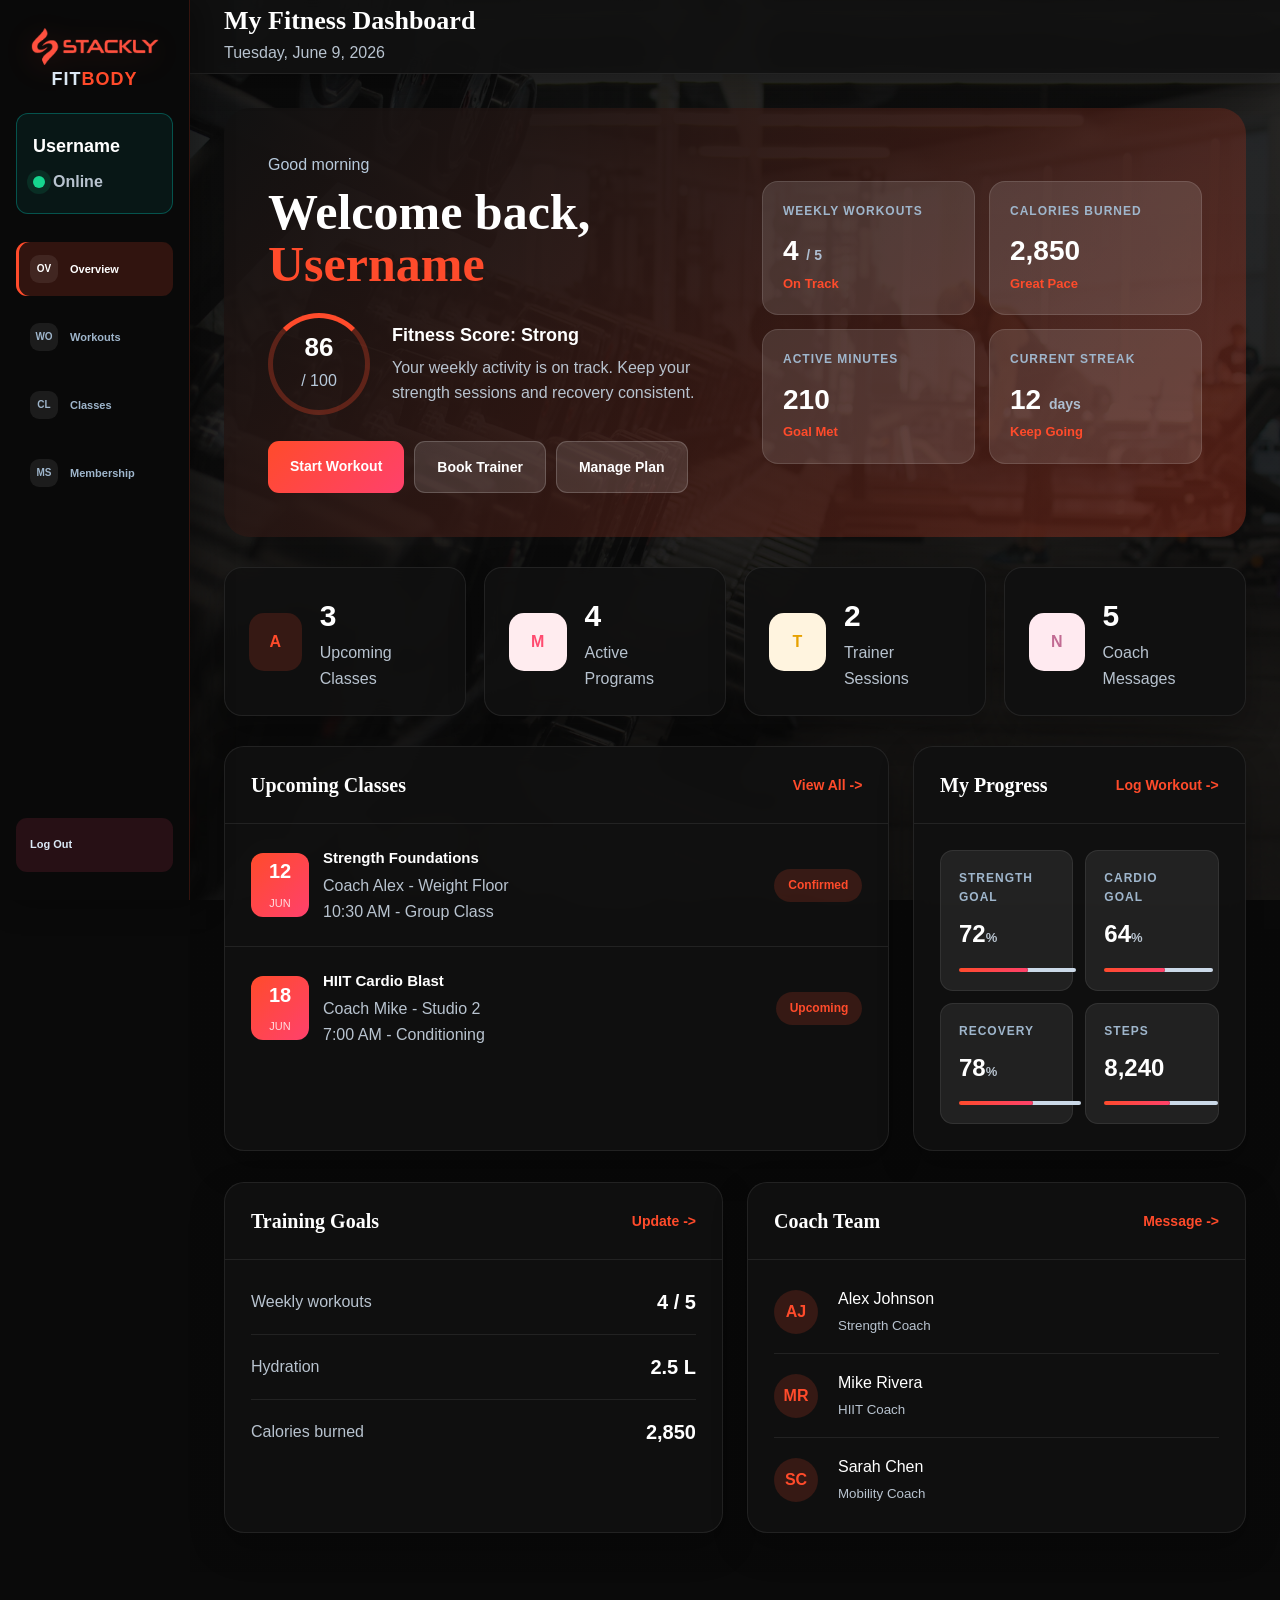
<file: dashboard.html>
<!DOCTYPE html>
<html lang="en">
<head>
  <meta charset="UTF-8">
  <meta name="viewport" content="width=device-width, initial-scale=1.0">
  <title>Fitness Dashboard - FitBody</title>
  <link rel="stylesheet" href="css/style.css">
</head>
<body class="health-dashboard-body">
  <aside class="health-sidebar">
    <a href="index.html" class="health-brand"><img src="images/Stackly_logo.png" alt="Stackly logo"><span class="brand-name">Fit<span class="brand-accent">Body</span></span></a>
    <div class="sidebar-user-card">
      <strong class="sidebar-username">Username</strong>
      <span><i></i> Online</span>
    </div>
    <nav class="health-menu" aria-label="Dashboard navigation">
      <a href="#overview" class="active"><span>OV</span> Overview</a>
      <a href="workouts.html"><span>WO</span> Workouts</a>
      <a href="classes.html"><span>CL</span> Classes</a>
      <a href="membership.html"><span>MS</span> Membership</a>
    </nav>
    <a href="index.html" class="health-logout">Log Out</a>
  </aside>

  <main class="health-dashboard">
    <header class="health-topbar">
      <div>
        <h1>My Fitness Dashboard</h1>
        <p>Tuesday, June 9, 2026</p>
      </div>
      <a class="topbar-email" href="#" hidden></a>
    </header>

    <section class="health-welcome-card" id="overview">
      <div class="welcome-copy">
        <p class="eyebrow">Good morning</p>
        <h2>Welcome back,<br><span id="dashboardUsername">Username</span></h2>
        <div class="health-score-row">
          <div class="score-ring">
            <strong>86</strong>
            <span>/ 100</span>
          </div>
          <div>
            <h3>Fitness Score: Strong</h3>
            <p>Your weekly activity is on track. Keep your strength sessions and recovery consistent.</p>
          </div>
        </div>
        <div class="health-actions">
          <a href="programs.html" class="health-primary-action">Start Workout</a>
          <a href="trainers.html" class="health-secondary-action">Book Trainer</a>
          <a href="pricing.html" class="health-secondary-action">Manage Plan</a>
        </div>
      </div>

      <div class="metric-grid">
        <article class="metric-tile">
          <span>Weekly Workouts</span>
          <strong>4 <small>/ 5</small></strong>
          <p>On Track</p>
        </article>
        <article class="metric-tile">
          <span>Calories Burned</span>
          <strong>2,850</strong>
          <p>Great Pace</p>
        </article>
        <article class="metric-tile">
          <span>Active Minutes</span>
          <strong>210</strong>
          <p>Goal Met</p>
        </article>
        <article class="metric-tile">
          <span>Current Streak</span>
          <strong>12 <small>days</small></strong>
          <p>Keep Going</p>
        </article>
      </div>
    </section>

    <section class="health-summary-grid">
      <article class="summary-card">
        <span class="summary-icon">A</span>
        <div>
          <strong>3</strong>
          <p>Upcoming Classes</p>
        </div>
      </article>
      <article class="summary-card">
        <span class="summary-icon pink">M</span>
        <div>
          <strong>4</strong>
          <p>Active Programs</p>
        </div>
      </article>
      <article class="summary-card">
        <span class="summary-icon yellow">T</span>
        <div>
          <strong>2</strong>
          <p>Trainer Sessions</p>
        </div>
      </article>
      <article class="summary-card">
        <span class="summary-icon rose">N</span>
        <div>
          <strong>5</strong>
          <p>Coach Messages</p>
        </div>
      </article>
    </section>

    <section class="health-panels" id="classes">
      <article class="health-panel appointments-panel">
        <div class="panel-heading">
          <h2>Upcoming Classes</h2>
          <a href="trainers.html">View All -></a>
        </div>
        <div class="appointment-item">
          <div class="date-box">
            <strong>12</strong>
            <span>Jun</span>
          </div>
          <div>
            <h3>Strength Foundations</h3>
            <p>Coach Alex - Weight Floor</p>
            <span>10:30 AM - Group Class</span>
          </div>
          <em>Confirmed</em>
        </div>
        <div class="appointment-item">
          <div class="date-box">
            <strong>18</strong>
            <span>Jun</span>
          </div>
          <div>
            <h3>HIIT Cardio Blast</h3>
            <p>Coach Mike - Studio 2</p>
            <span>7:00 AM - Conditioning</span>
          </div>
          <em>Upcoming</em>
        </div>
      </article>

      <article class="health-panel vitals-panel">
        <div class="panel-heading">
          <h2>My Progress</h2>
          <a href="#">Log Workout -></a>
        </div>
        <div class="vital-cards">
          <div class="vital-card">
            <span>Strength Goal</span>
            <strong>72<small>%</small></strong>
            <i style="width: 72%"></i>
          </div>
          <div class="vital-card">
            <span>Cardio Goal</span>
            <strong>64<small>%</small></strong>
            <i style="width: 64%"></i>
          </div>
          <div class="vital-card">
            <span>Recovery</span>
            <strong>78<small>%</small></strong>
            <i style="width: 78%"></i>
          </div>
          <div class="vital-card">
            <span>Steps</span>
            <strong>8,240</strong>
            <i style="width: 69%"></i>
          </div>
        </div>
      </article>
    </section>

    <section class="health-panels bottom-panels" id="workouts">
      <article class="health-panel">
        <div class="panel-heading">
          <h2>Training Goals</h2>
          <a href="programs.html">Update -></a>
        </div>
        <div class="goal-list">
          <div><span>Weekly workouts</span><strong>4 / 5</strong></div>
          <div><span>Hydration</span><strong>2.5 L</strong></div>
          <div><span>Calories burned</span><strong>2,850</strong></div>
        </div>
      </article>

      <article class="health-panel" id="membership">
        <div class="panel-heading">
          <h2>Coach Team</h2>
          <a href="trainers.html">Message -></a>
        </div>
        <div class="care-team">
          <div><span>AJ</span><p>Alex Johnson<br><small>Strength Coach</small></p></div>
          <div><span>MR</span><p>Mike Rivera<br><small>HIIT Coach</small></p></div>
          <div><span>SC</span><p>Sarah Chen<br><small>Mobility Coach</small></p></div>
        </div>
      </article>
    </section>
  </main>
  <script src="js/script.js"></script>
</body>
</html>
</file>
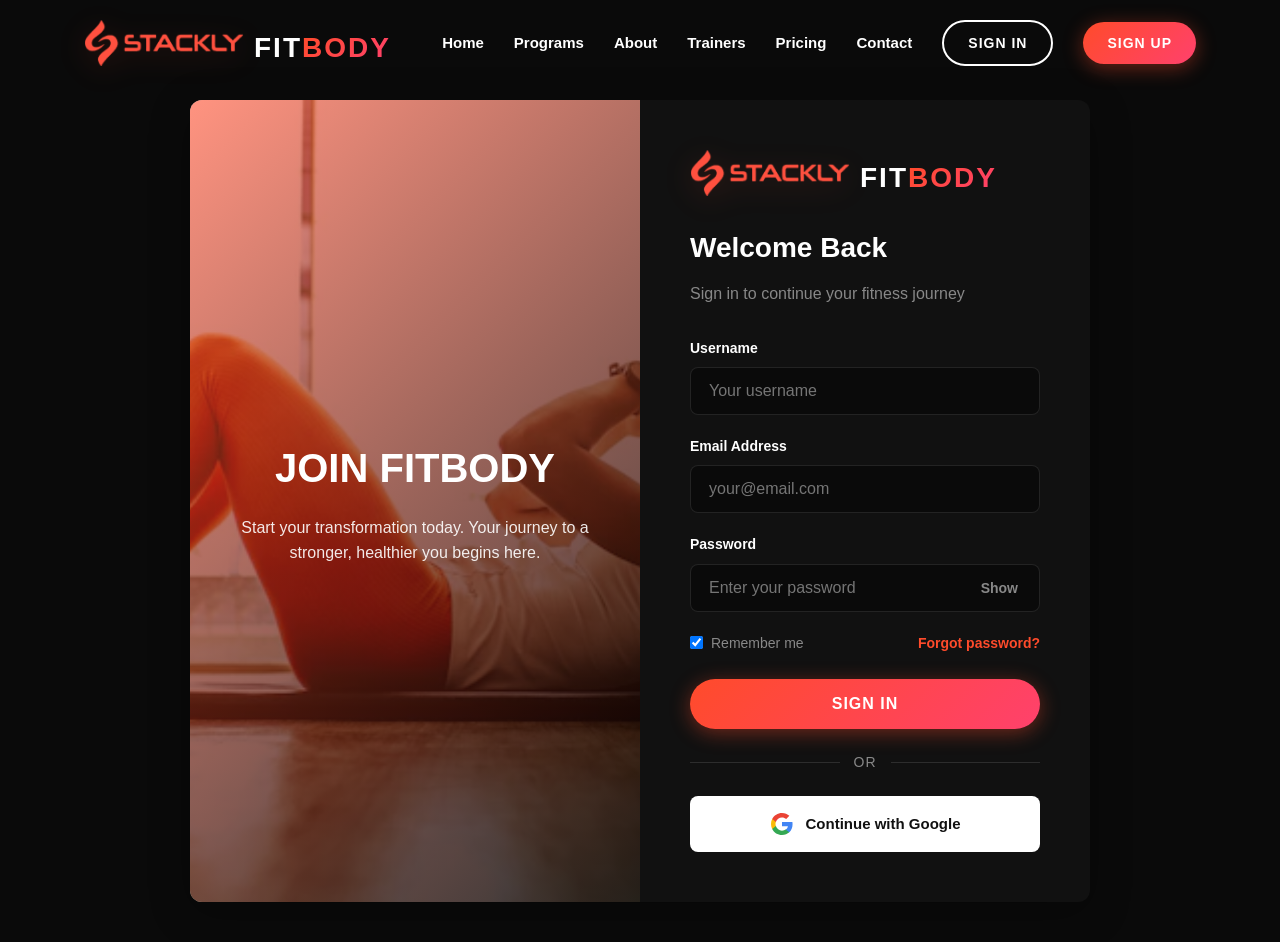
<file: login.html>
<!DOCTYPE html>
<html lang="en">
<head>
  <meta charset="UTF-8">
  <meta name="viewport" content="width=device-width, initial-scale=1.0">
  <title>Sign In - FitBody</title>
  <link rel="stylesheet" href="css/style.css">
  <link rel="icon" type="image/svg+xml" href="data:image/svg+xml,%3Csvg xmlns='http://www.w3.org/2000/svg' viewBox='0 0 100 100'%3E%3Ctext y='.9em' font-size='90'%3E💪%3C/text%3E%3C/svg%3E">
  <style>
    .auth-form {
      display: block;
    }

    .password-toggle {
      position: relative;
    }

    .password-toggle .toggle-btn {
      position: absolute;
      right: 14px;
      top: 50%;
      transform: translateY(-50%);
      background: none;
      border: none;
      color: var(--gray);
      cursor: pointer;
      font-size: 14px;
      padding: 4px 8px;
      font-weight: 600;
    }

    .password-toggle .toggle-btn:hover {
      color: var(--light);
    }

    .toast {
      position: fixed;
      bottom: 30px;
      right: 30px;
      padding: 16px 28px;
      border-radius: 8px;
      color: #fff;
      font-weight: 600;
      z-index: 9999;
      box-shadow: 0 10px 40px rgba(0, 0, 0, 0.3);
      animation: slideUp 0.3s ease forwards;
    }

    @keyframes slideUp {
      from { opacity: 0; transform: translateY(20px); }
      to { opacity: 1; transform: translateY(0); }
    }

    @media (max-width: 768px) {
      .login-page {
        align-items: flex-start;
        padding-top: 88px;
      }

      .login-form {
        padding: 30px;
      }

    }

    @media (max-width: 480px) {
      .login-form {
        padding: 20px;
      }
    }
  </style>
</head>
<body>
  <!-- ===== NAVBAR ===== -->
  <nav class="navbar scrolled">
    <div class="container">
      <a href="index.html" class="logo"><img src="images/Stackly_logo.png" alt="Stackly logo"><span class="brand-name">Fit<span class="brand-accent">Body</span></span></a>
      <ul class="nav-links">
        <li><a href="index.html">Home</a></li>
        <li><a href="index.html#programs">Programs</a></li>
        <li><a href="about.html">About</a></li>
        <li><a href="trainers.html">Trainers</a></li>
        <li><a href="pricing.html">Pricing</a></li>
        <li><a href="contact.html">Contact</a></li>
        <li><a href="login.html" class="btn btn-outline">Sign In</a></li>
        <li><a href="signup.html" class="btn btn-primary">Sign Up</a></li>
      </ul>
      <div class="hamburger">
        <span></span><span></span><span></span>
      </div>
    </div>
  </nav>

  <!-- ===== LOGIN SECTION ===== -->
  <section class="login-page">
    <div class="login-container">
      <div class="login-image">
        <picture>
          <source srcset="images/photo-1571019613454-1cb2f99b2d8b-w600.webp" type="image/webp">
          <source srcset="images/photo-1571019613454-1cb2f99b2d8b-w600.webp" type="image/webp">
          <img src="images/photo-1571019613454-1cb2f99b2d8b-w600.webp" alt="Fitness motivation">
        </picture>
        <div class="overlay">
          <h2>Join FitBody</h2>
          <p>Start your transformation today. Your journey to a stronger, healthier you begins here.</p>
        </div>
      </div>
      <div class="login-form">
        <a href="index.html" class="logo"><img src="images/Stackly_logo.png" alt="Stackly logo"><span class="brand-name">Fit<span class="brand-accent">Body</span></span></a>
        <h2 id="formTitle">Welcome Back</h2>
        <p id="formSubtitle">Sign in to continue your fitness journey</p>

        <!-- SIGN IN FORM -->
        <form class="auth-form active" id="loginForm">
          <div class="form-group">
            <label for="username">Username</label>
            <input type="text" id="username" placeholder="Your username" autocomplete="username">
            <div class="error-msg" id="usernameError"></div>
          </div>
          <div class="form-group">
            <label for="email">Email Address</label>
            <input type="email" id="email" placeholder="your@email.com" autocomplete="email">
            <div class="error-msg" id="emailError"></div>
          </div>
          <div class="form-group">
            <label for="password">Password</label>
            <div class="password-toggle">
              <input type="password" id="password" placeholder="Enter your password" autocomplete="current-password">
              <button type="button" class="toggle-btn" onclick="togglePassword('password', this)">Show</button>
            </div>
            <div class="error-msg" id="passwordError"></div>
          </div>
          <div class="form-options">
            <label>
              <input type="checkbox" checked> Remember me
            </label>
            <a href="404.html">Forgot password?</a>
          </div>
          <button type="submit" class="btn btn-primary">Sign In</button>
          <div class="auth-divider">
            <span>or</span>
          </div>
          <button type="button" class="google-btn" onclick="window.location.href='404.html'">
            <svg class="google-icon" viewBox="0 0 24 24" aria-hidden="true">
              <path fill="#4285F4" d="M22.56 12.25c0-.78-.07-1.53-.2-2.25H12v4.26h5.92c-.26 1.37-1.04 2.53-2.21 3.31v2.77h3.57c2.08-1.92 3.28-4.74 3.28-8.09z"/>
              <path fill="#34A853" d="M12 23c2.97 0 5.46-.98 7.28-2.66l-3.57-2.77c-.98.66-2.23 1.06-3.71 1.06-2.86 0-5.29-1.93-6.16-4.53H2.18v2.84C3.99 20.53 7.7 23 12 23z"/>
              <path fill="#FBBC05" d="M5.84 14.1c-.22-.66-.35-1.36-.35-2.1s.13-1.44.35-2.1V7.06H2.18C1.43 8.55 1 10.22 1 12s.43 3.45 1.18 4.94l3.66-2.84z"/>
              <path fill="#EA4335" d="M12 5.38c1.62 0 3.06.56 4.21 1.64l3.15-3.15C17.45 2.09 14.97 1 12 1 7.7 1 3.99 3.47 2.18 7.06L5.84 9.9C6.71 7.3 9.14 5.38 12 5.38z"/>
            </svg>
            Continue with Google
          </button>
        </form>
      </div>
    </div>
  </section>

  <script>
    function togglePassword(inputId, btn) {
      const input = document.getElementById(inputId);
      const isPassword = input.type === 'password';
      input.type = isPassword ? 'text' : 'password';
      btn.textContent = isPassword ? 'Hide' : 'Show';
    }
  </script>
  <script src="js/script.js"></script>
</body>
</html>
</file>
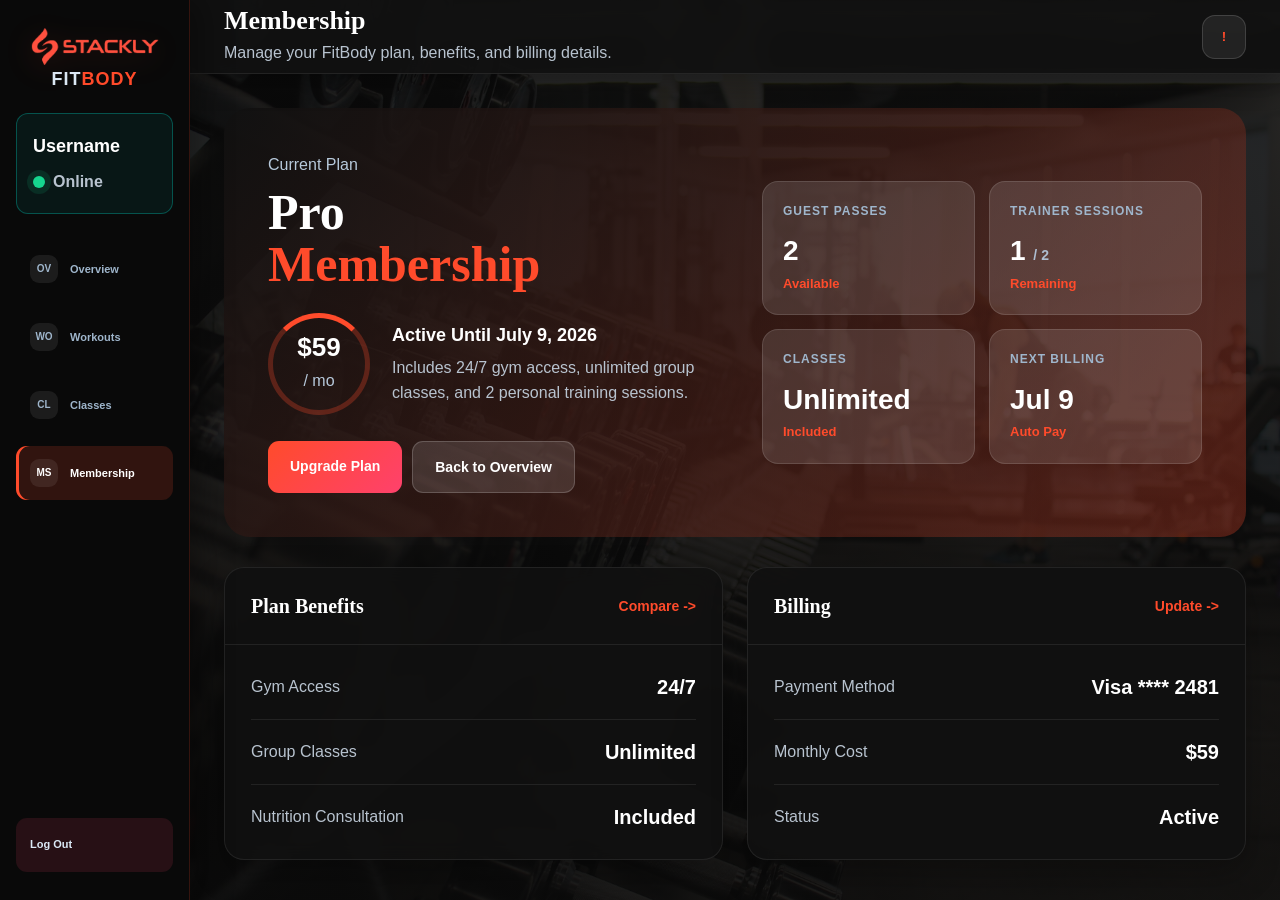
<file: membership.html>
<!DOCTYPE html>
<html lang="en">
<head>
  <meta charset="UTF-8">
  <meta name="viewport" content="width=device-width, initial-scale=1.0">
  <title>Membership - FitBody</title>
  <link rel="stylesheet" href="css/style.css">
</head>
<body class="health-dashboard-body">
  <aside class="health-sidebar">
    <a href="index.html" class="health-brand"><img src="images/Stackly_logo.png" alt="Stackly logo"><span class="brand-name">Fit<span class="brand-accent">Body</span></span></a>
    <div class="sidebar-user-card">
      <strong class="sidebar-username">Username</strong>
      <span><i></i> Online</span>
    </div>
    <nav class="health-menu" aria-label="Dashboard navigation">
      <a href="dashboard.html"><span>OV</span> Overview</a>
      <a href="workouts.html"><span>WO</span> Workouts</a>
      <a href="classes.html"><span>CL</span> Classes</a>
      <a href="membership.html" class="active"><span>MS</span> Membership</a>
    </nav>
    <a href="index.html" class="health-logout">Log Out</a>
  </aside>

  <main class="health-dashboard">
    <header class="health-topbar">
      <div>
        <h1>Membership</h1>
        <p>Manage your FitBody plan, benefits, and billing details.</p>
      </div>
      <div class="topbar-actions">
        <a class="topbar-email" href="#" hidden></a>
        <button class="notification-btn" type="button" aria-label="Notifications">!</button>
      </div>
    </header>

    <section class="health-welcome-card">
      <div class="welcome-copy">
        <p class="eyebrow">Current Plan</p>
        <h2>Pro<br><span>Membership</span></h2>
        <div class="health-score-row">
          <div class="score-ring">
            <strong>$59</strong>
            <span>/ mo</span>
          </div>
          <div>
            <h3>Active Until July 9, 2026</h3>
            <p>Includes 24/7 gym access, unlimited group classes, and 2 personal training sessions.</p>
          </div>
        </div>
        <div class="health-actions">
          <a href="pricing.html" class="health-primary-action">Upgrade Plan</a>
          <a href="dashboard.html" class="health-secondary-action">Back to Overview</a>
        </div>
      </div>

      <div class="metric-grid">
        <article class="metric-tile">
          <span>Guest Passes</span>
          <strong>2</strong>
          <p>Available</p>
        </article>
        <article class="metric-tile">
          <span>Trainer Sessions</span>
          <strong>1 <small>/ 2</small></strong>
          <p>Remaining</p>
        </article>
        <article class="metric-tile">
          <span>Classes</span>
          <strong>Unlimited</strong>
          <p>Included</p>
        </article>
        <article class="metric-tile">
          <span>Next Billing</span>
          <strong>Jul 9</strong>
          <p>Auto Pay</p>
        </article>
      </div>
    </section>

    <section class="health-panels bottom-panels">
      <article class="health-panel">
        <div class="panel-heading">
          <h2>Plan Benefits</h2>
          <a href="pricing.html">Compare -></a>
        </div>
        <div class="goal-list">
          <div><span>Gym Access</span><strong>24/7</strong></div>
          <div><span>Group Classes</span><strong>Unlimited</strong></div>
          <div><span>Nutrition Consultation</span><strong>Included</strong></div>
        </div>
      </article>

      <article class="health-panel">
        <div class="panel-heading">
          <h2>Billing</h2>
          <a href="#">Update -></a>
        </div>
        <div class="goal-list">
          <div><span>Payment Method</span><strong>Visa **** 2481</strong></div>
          <div><span>Monthly Cost</span><strong>$59</strong></div>
          <div><span>Status</span><strong>Active</strong></div>
        </div>
      </article>
    </section>
  </main>
  <script src="js/script.js"></script>
</body>
</html>
</file>
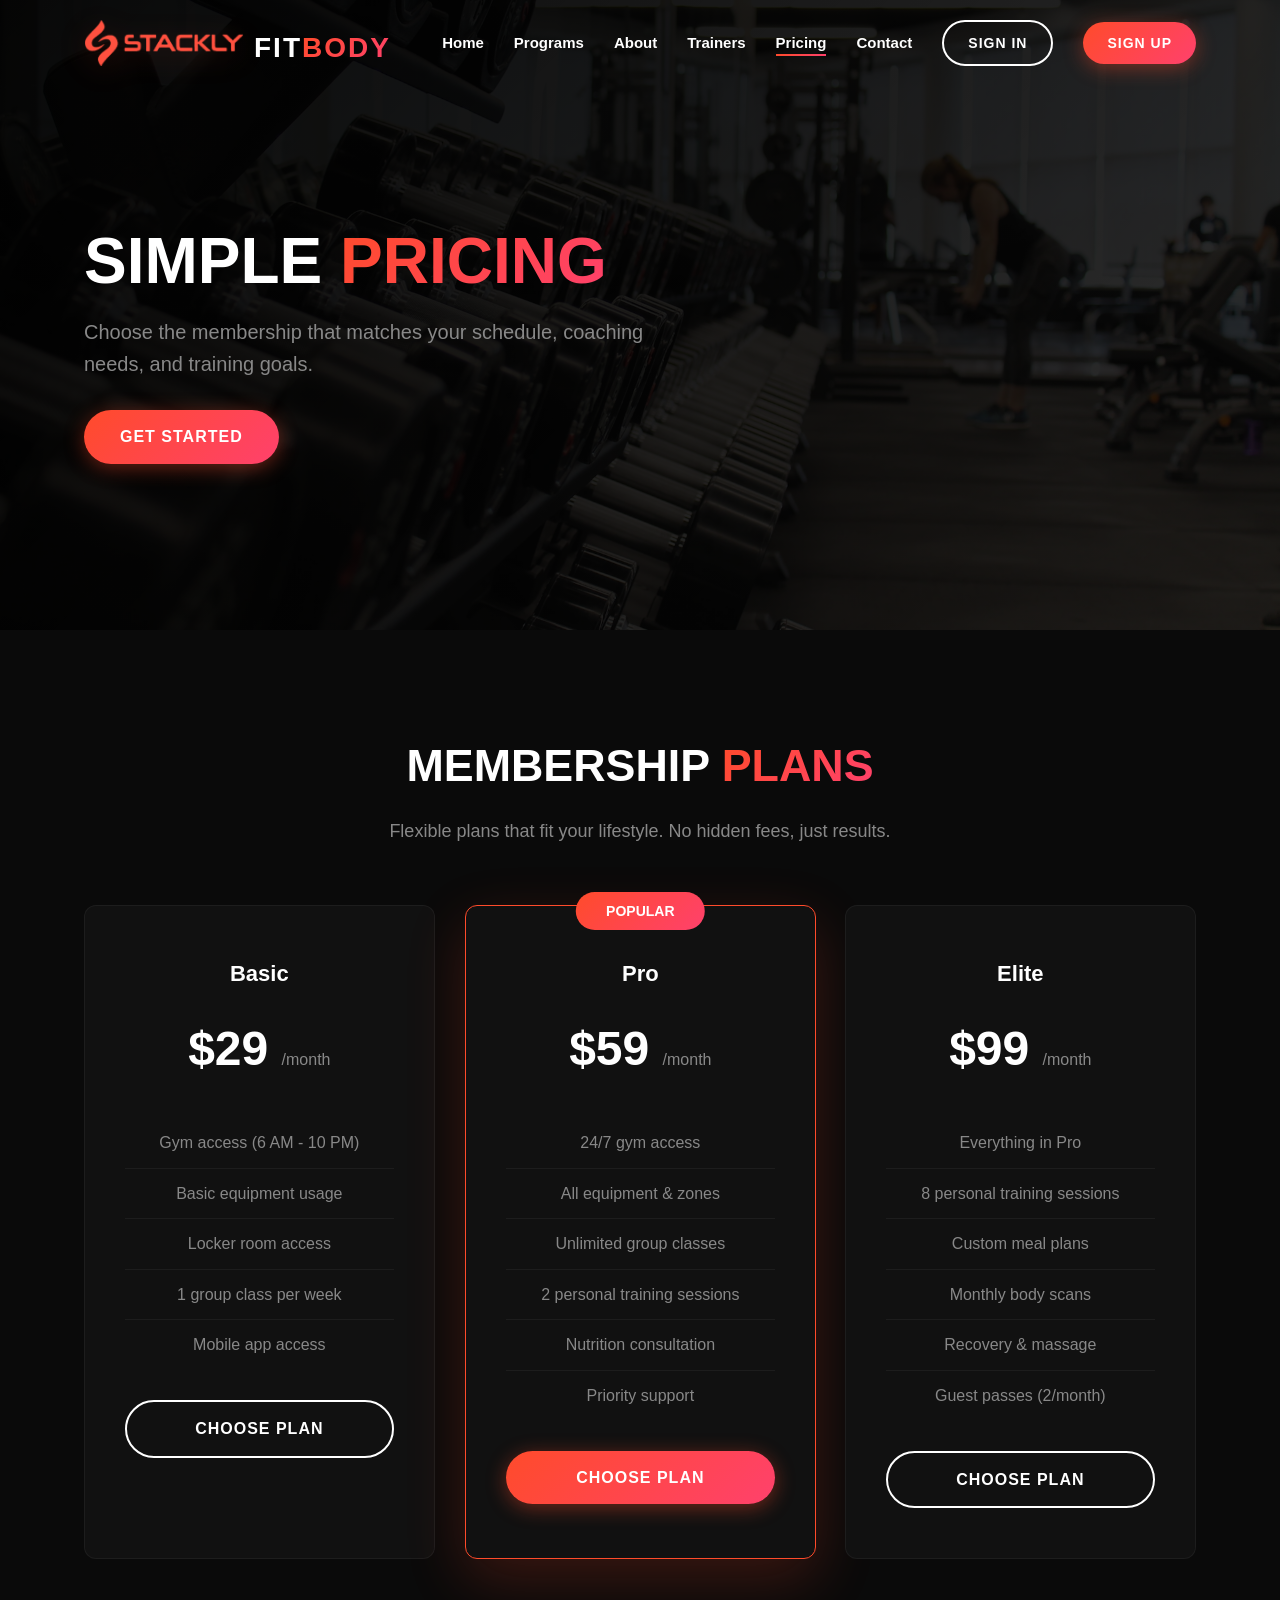
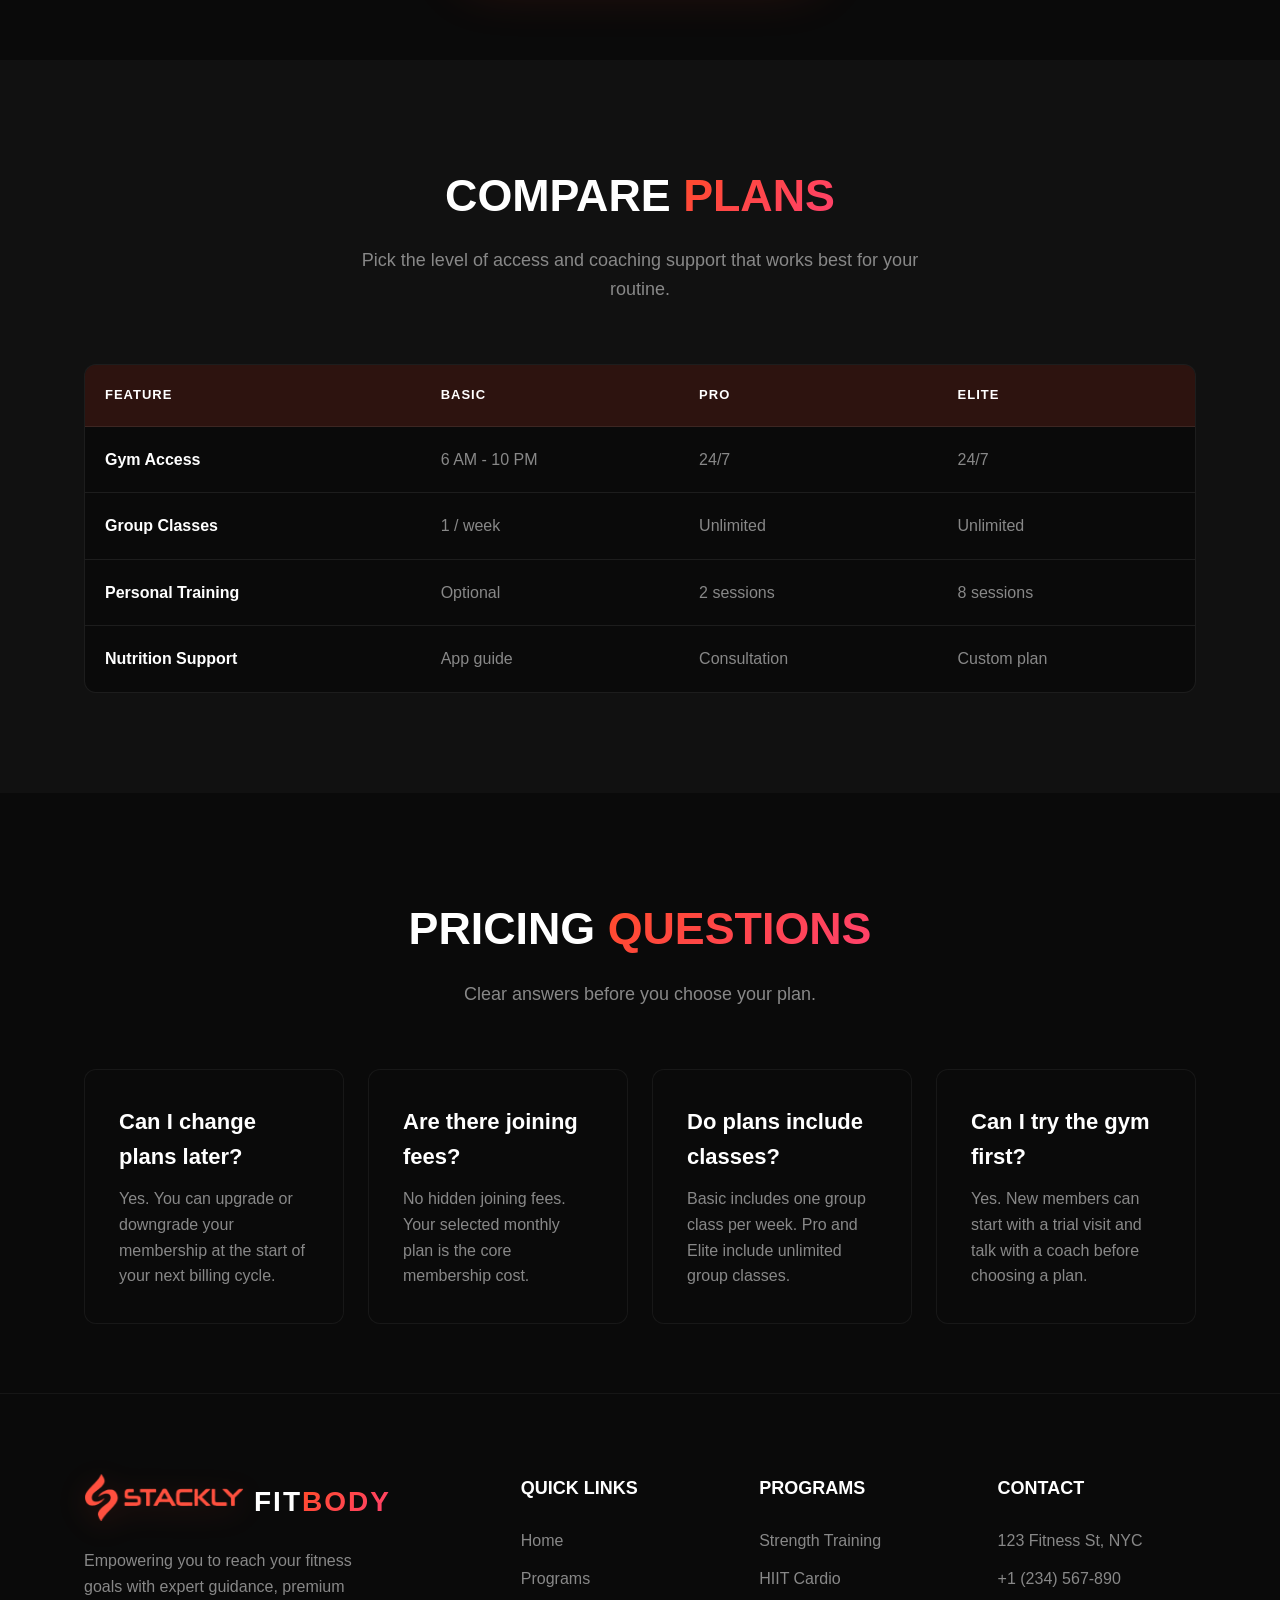
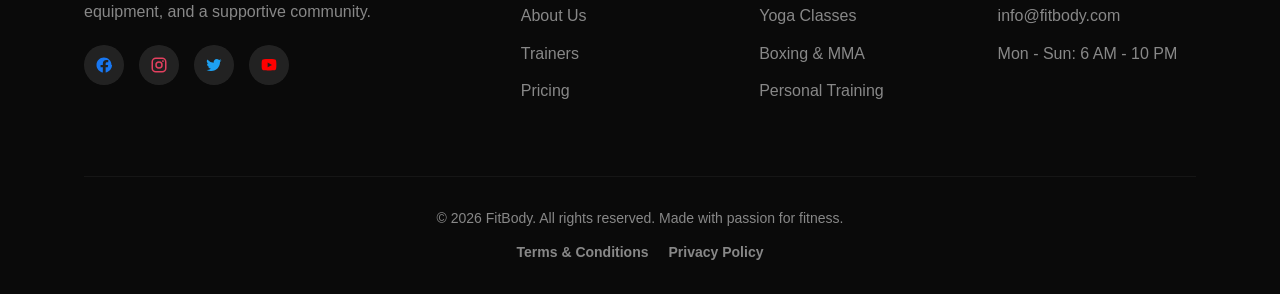
<file: pricing.html>
<!DOCTYPE html>
<html lang="en">
<head>
  <meta charset="UTF-8">
  <meta name="viewport" content="width=device-width, initial-scale=1.0">
  <title>Pricing - FitBody</title>
  <link rel="stylesheet" href="css/style.css">
</head>
<body>
  <nav class="navbar scrolled" id="navbar">
    <div class="container">
      <a href="index.html" class="logo"><img src="images/Stackly_logo.png" alt="Stackly logo"><span class="brand-name">Fit<span class="brand-accent">Body</span></span></a>
      <ul class="nav-links">
        <li><a href="index.html#hero">Home</a></li>
        <li><a href="programs.html">Programs</a></li>
        <li><a href="about.html">About</a></li>
        <li><a href="trainers.html">Trainers</a></li>
        <li><a href="pricing.html" class="active">Pricing</a></li>
        <li><a href="contact.html">Contact</a></li>
        <li><a href="login.html" class="btn btn-outline">Sign In</a></li>
        <li><a href="signup.html" class="btn btn-primary">Sign Up</a></li>
      </ul>
      <div class="hamburger">
        <span></span><span></span><span></span>
      </div>
    </div>
  </nav>

  <main>
    <section class="page-hero">
      <div class="hero-bg">
        <picture>
          <source srcset="images/photo-1534438327276-14e5300c3a48-w1920.webp" type="image/webp">
          <source srcset="images/photo-1534438327276-14e5300c3a48-w1920.webp" type="image/webp">
          <img src="images/photo-1534438327276-14e5300c3a48-w1920.webp" alt="Gym membership training space">
        </picture>
        <div class="overlay"></div>
      </div>
      <div class="container">
        <div class="page-hero-content">
          <h1>Simple <span>Pricing</span></h1>
          <p>Choose the membership that matches your schedule, coaching needs, and training goals.</p>
          <a href="login.html" class="btn btn-primary">Get Started</a>
        </div>
      </div>
    </section>

    <section class="pricing">
      <div class="container">
        <div class="section-header">
          <h2>Membership <span>Plans</span></h2>
          <p>Flexible plans that fit your lifestyle. No hidden fees, just results.</p>
        </div>
        <div class="pricing-grid">
          <div class="pricing-card">
            <h3>Basic</h3>
            <div class="price">$29 <span>/month</span></div>
            <ul>
              <li>Gym access (6 AM - 10 PM)</li>
              <li>Basic equipment usage</li>
              <li>Locker room access</li>
              <li>1 group class per week</li>
              <li>Mobile app access</li>
            </ul>
            <a href="login.html" class="btn btn-outline">Choose Plan</a>
          </div>
          <div class="pricing-card featured">
            <div class="badge">Popular</div>
            <h3>Pro</h3>
            <div class="price">$59 <span>/month</span></div>
            <ul>
              <li>24/7 gym access</li>
              <li>All equipment &amp; zones</li>
              <li>Unlimited group classes</li>
              <li>2 personal training sessions</li>
              <li>Nutrition consultation</li>
              <li>Priority support</li>
            </ul>
            <a href="login.html" class="btn btn-primary">Choose Plan</a>
          </div>
          <div class="pricing-card">
            <h3>Elite</h3>
            <div class="price">$99 <span>/month</span></div>
            <ul>
              <li>Everything in Pro</li>
              <li>8 personal training sessions</li>
              <li>Custom meal plans</li>
              <li>Monthly body scans</li>
              <li>Recovery &amp; massage</li>
              <li>Guest passes (2/month)</li>
            </ul>
            <a href="login.html" class="btn btn-outline">Choose Plan</a>
          </div>
        </div>
      </div>
    </section>

    <section class="content-band">
      <div class="container">
        <div class="section-header">
          <h2>Compare <span>Plans</span></h2>
          <p>Pick the level of access and coaching support that works best for your routine.</p>
        </div>
        <div class="comparison-table">
          <div class="comparison-row comparison-head">
            <span>Feature</span>
            <span>Basic</span>
            <span>Pro</span>
            <span>Elite</span>
          </div>
          <div class="comparison-row">
            <span>Gym Access</span>
            <span>6 AM - 10 PM</span>
            <span>24/7</span>
            <span>24/7</span>
          </div>
          <div class="comparison-row">
            <span>Group Classes</span>
            <span>1 / week</span>
            <span>Unlimited</span>
            <span>Unlimited</span>
          </div>
          <div class="comparison-row">
            <span>Personal Training</span>
            <span>Optional</span>
            <span>2 sessions</span>
            <span>8 sessions</span>
          </div>
          <div class="comparison-row">
            <span>Nutrition Support</span>
            <span>App guide</span>
            <span>Consultation</span>
            <span>Custom plan</span>
          </div>
        </div>
      </div>
    </section>

    <section class="about">
      <div class="container">
        <div class="section-header">
          <h2>Pricing <span>Questions</span></h2>
          <p>Clear answers before you choose your plan.</p>
        </div>
        <div class="faq-grid">
          <article class="faq-item">
            <h3>Can I change plans later?</h3>
            <p>Yes. You can upgrade or downgrade your membership at the start of your next billing cycle.</p>
          </article>
          <article class="faq-item">
            <h3>Are there joining fees?</h3>
            <p>No hidden joining fees. Your selected monthly plan is the core membership cost.</p>
          </article>
          <article class="faq-item">
            <h3>Do plans include classes?</h3>
            <p>Basic includes one group class per week. Pro and Elite include unlimited group classes.</p>
          </article>
          <article class="faq-item">
            <h3>Can I try the gym first?</h3>
            <p>Yes. New members can start with a trial visit and talk with a coach before choosing a plan.</p>
          </article>
        </div>
      </div>
    </section>
  </main>

  <footer class="footer">
    <div class="container">
      <div class="footer-grid">
        <div class="footer-brand">
          <a href="index.html" class="logo"><img src="images/Stackly_logo.png" alt="Stackly logo"><span class="brand-name">Fit<span class="brand-accent">Body</span></span></a>
          <p>Empowering you to reach your fitness goals with expert guidance, premium equipment, and a supportive community.</p>
          <div class="footer-social">
            <a href="404.html" aria-label="Facebook"><svg class="social-icon" viewBox="0 0 24 24" aria-hidden="true"><path d="M22 12.06C22 6.48 17.52 2 11.94 2S2 6.48 2 12.06c0 5.02 3.67 9.18 8.47 9.94v-7.03H7.44v-2.91h3.03V9.85c0-3 1.79-4.66 4.52-4.66 1.31 0 2.68.23 2.68.23v2.95h-1.51c-1.49 0-1.95.93-1.95 1.87v1.82h3.32l-.53 2.91h-2.79V22c4.8-.76 8.47-4.92 8.47-9.94z"/></svg></a>
            <a href="404.html" aria-label="Instagram"><svg class="social-icon" viewBox="0 0 24 24" aria-hidden="true"><path d="M7.8 2h8.4A5.8 5.8 0 0 1 22 7.8v8.4a5.8 5.8 0 0 1-5.8 5.8H7.8A5.8 5.8 0 0 1 2 16.2V7.8A5.8 5.8 0 0 1 7.8 2zm-.2 2A3.6 3.6 0 0 0 4 7.6v8.8A3.6 3.6 0 0 0 7.6 20h8.8a3.6 3.6 0 0 0 3.6-3.6V7.6A3.6 3.6 0 0 0 16.4 4H7.6zm9.65 1.5a1.25 1.25 0 1 1 0 2.5 1.25 1.25 0 0 1 0-2.5zM12 7a5 5 0 1 1 0 10 5 5 0 0 1 0-10zm0 2a3 3 0 1 0 0 6 3 3 0 0 0 0-6z"/></svg></a>
            <a href="404.html" aria-label="Twitter"><svg class="social-icon" viewBox="0 0 24 24" aria-hidden="true"><path d="M22 5.9c-.7.3-1.5.6-2.4.7.9-.5 1.5-1.3 1.8-2.3-.8.5-1.7.8-2.7 1A4.13 4.13 0 0 0 15.7 4a4.2 4.2 0 0 0-4.1 5.1A11.78 11.78 0 0 1 3.1 4.8a4.2 4.2 0 0 0 1.3 5.6c-.7 0-1.3-.2-1.9-.5v.1a4.18 4.18 0 0 0 3.3 4.1c-.4.1-.7.1-1.1.1-.3 0-.5 0-.8-.1a4.15 4.15 0 0 0 3.9 2.9A8.36 8.36 0 0 1 2 18.6 11.72 11.72 0 0 0 8.3 20c7.5 0 11.7-6.2 11.7-11.7v-.5c.8-.5 1.5-1.2 2-1.9z"/></svg></a>
            <a href="404.html" aria-label="YouTube"><svg class="social-icon" viewBox="0 0 24 24" aria-hidden="true"><path d="M21.6 7.2s-.2-1.5-.8-2.1c-.8-.8-1.7-.8-2.1-.9C15.8 4 12 4 12 4s-3.8 0-6.7.2c-.4.1-1.3.1-2.1.9-.6.6-.8 2.1-.8 2.1S2.2 9 2.2 10.8v1.7c0 1.8.2 3.6.2 3.6s.2 1.5.8 2.1c.8.8 1.9.8 2.4.9 1.7.2 6.4.2 6.4.2s3.8 0 6.7-.2c.4-.1 1.3-.1 2.1-.9.6-.6.8-2.1.8-2.1s.2-1.8.2-3.6v-1.7c0-1.8-.2-3.6-.2-3.6zM10.2 14.9V8.8l5.8 3.1-5.8 3z"/></svg></a>
          </div>
        </div>
        <div>
          <h4>Quick Links</h4>
          <ul>
            <li><a href="index.html#hero">Home</a></li>
            <li><a href="programs.html">Programs</a></li>
            <li><a href="about.html">About Us</a></li>
            <li><a href="trainers.html">Trainers</a></li>
            <li><a href="pricing.html">Pricing</a></li>
          </ul>
        </div>
        <div>
          <h4>Programs</h4>
          <ul>
            <li><a href="programs.html#strength">Strength Training</a></li>
            <li><a href="programs.html#hiit">HIIT Cardio</a></li>
            <li><a href="programs.html#yoga">Yoga Classes</a></li>
            <li><a href="programs.html#boxing">Boxing &amp; MMA</a></li>
            <li><a href="programs.html#personal">Personal Training</a></li>
          </ul>
        </div>
        <div>
          <h4>Contact</h4>
          <ul>
            <li><a href="#">123 Fitness St, NYC</a></li>
            <li><a href="tel:+1234567890">+1 (234) 567-890</a></li>
            <li><a href="mailto:info@fitbody.com">info@fitbody.com</a></li>
            <li><a href="#">Mon - Sun: 6 AM - 10 PM</a></li>
          </ul>
        </div>
      </div>
      <div class="footer-bottom">
        <p>&copy; 2026 FitBody. All rights reserved. Made with passion for fitness.</p>
        <div class="footer-legal">
          <a href="404.html">Terms &amp; Conditions</a>
          <a href="404.html">Privacy Policy</a>
        </div>
      </div>
    </div>
  </footer>

  <script src="js/script.js"></script>
</body>
</html>
</file>
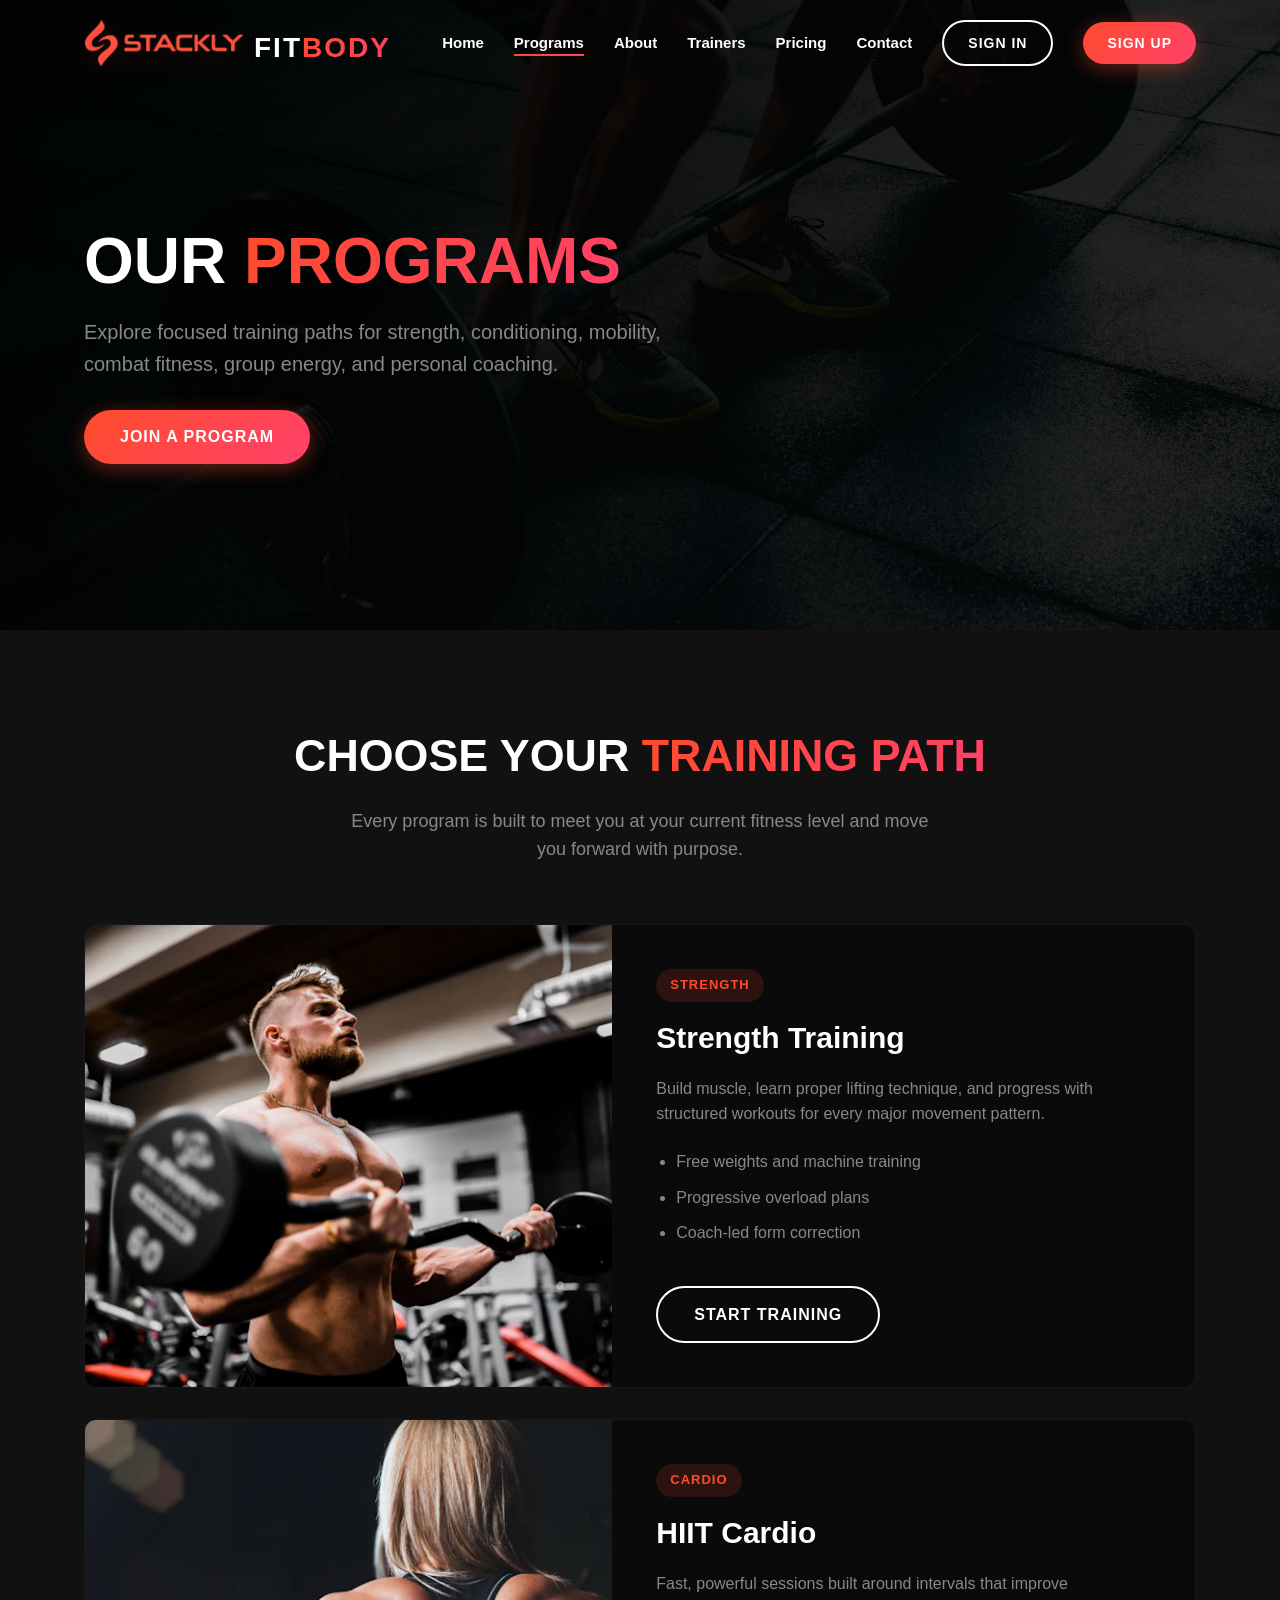
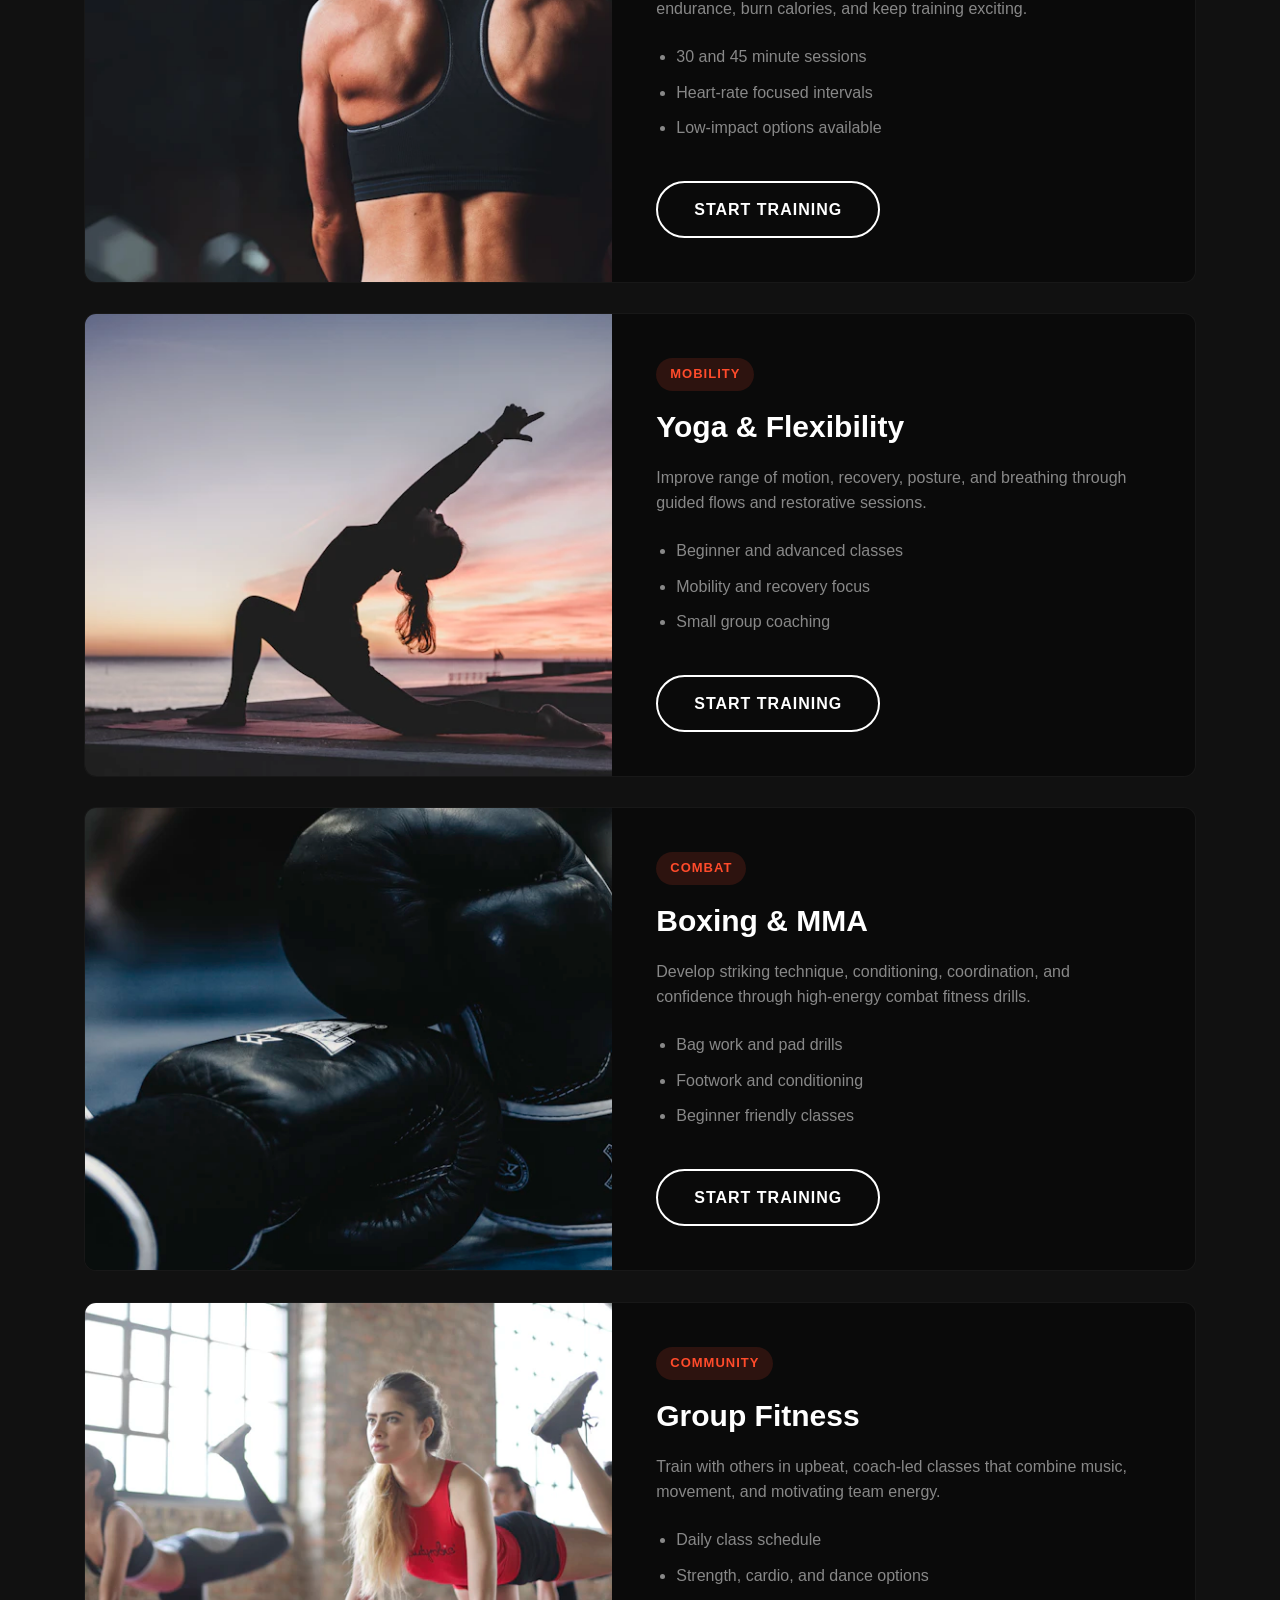
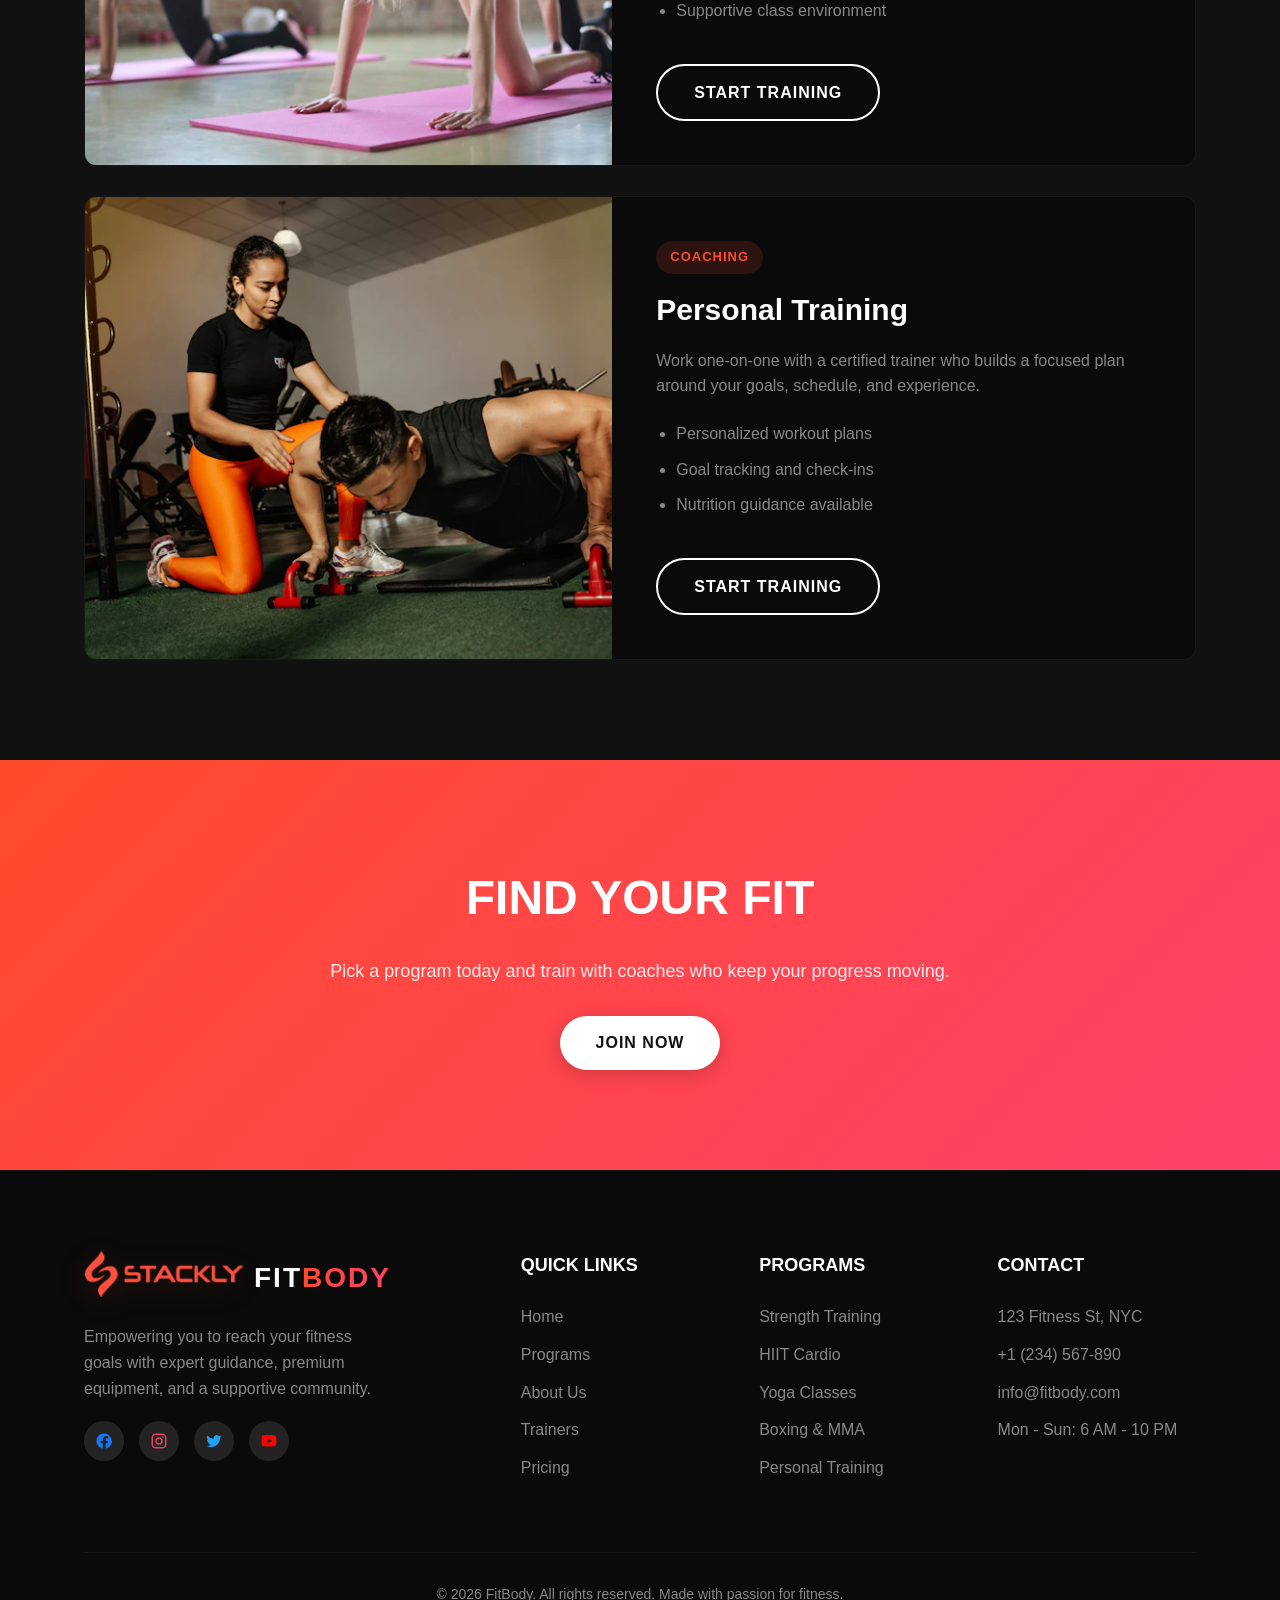
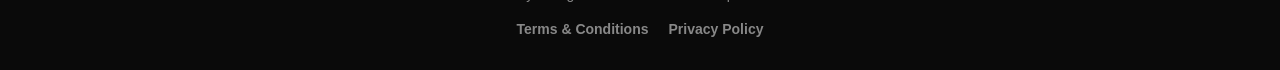
<file: programs.html>
<!DOCTYPE html>
<html lang="en">
<head>
  <meta charset="UTF-8">
  <meta name="viewport" content="width=device-width, initial-scale=1.0">
  <title>Programs - FitBody</title>
  <link rel="stylesheet" href="css/style.css">
  <link rel="icon" type="image/svg+xml" href="data:image/svg+xml,%3Csvg xmlns='http://www.w3.org/2000/svg' viewBox='0 0 100 100'%3E%3Ctext y='.9em' font-size='90'%3E%F0%9F%92%AA%3C/text%3E%3C/svg%3E">
</head>
<body>
  <nav class="navbar scrolled" id="navbar">
    <div class="container">
      <a href="index.html" class="logo"><img src="images/Stackly_logo.png" alt="Stackly logo"><span class="brand-name">Fit<span class="brand-accent">Body</span></span></a>
      <ul class="nav-links">
        <li><a href="index.html#hero">Home</a></li>
        <li><a href="programs.html" class="active">Programs</a></li>
        <li><a href="about.html">About</a></li>
        <li><a href="trainers.html">Trainers</a></li>
        <li><a href="pricing.html">Pricing</a></li>
        <li><a href="contact.html">Contact</a></li>
        <li><a href="login.html" class="btn btn-outline">Sign In</a></li>
        <li><a href="signup.html" class="btn btn-primary">Sign Up</a></li>
      </ul>
      <div class="hamburger">
        <span></span><span></span><span></span>
      </div>
    </div>
  </nav>

  <main>
    <section class="page-hero programs-hero">
      <div class="hero-bg">
        <picture>
          <source srcset="images/photo-1517836357463-d25dfeac3438-w1920.webp" type="image/webp">
          <source srcset="images/photo-1517836357463-d25dfeac3438-w1920.webp" type="image/webp">
          <img src="images/photo-1517836357463-d25dfeac3438-w1920.webp" alt="Gym training area">
        </picture>
        <div class="overlay"></div>
      </div>
      <div class="container">
        <div class="page-hero-content">
          <h1>Our <span>Programs</span></h1>
          <p>Explore focused training paths for strength, conditioning, mobility, combat fitness, group energy, and personal coaching.</p>
          <a href="login.html" class="btn btn-primary">Join a Program</a>
        </div>
      </div>
    </section>

    <section class="programs programs-page">
      <div class="container">
        <div class="section-header">
          <h2>Choose Your <span>Training Path</span></h2>
          <p>Every program is built to meet you at your current fitness level and move you forward with purpose.</p>
        </div>

        <div class="program-details-grid">
          <article class="program-detail-card" id="strength">
            <div class="program-detail-image">
              <img src="images/photo-1581009146145-b5ef050c2e1e-w700-h480.webp" alt="Strength training">
            </div>
            <div class="program-detail-content">
              <span class="program-tag">Strength</span>
              <h3>Strength Training</h3>
              <p>Build muscle, learn proper lifting technique, and progress with structured workouts for every major movement pattern.</p>
              <ul>
                <li>Free weights and machine training</li>
                <li>Progressive overload plans</li>
                <li>Coach-led form correction</li>
              </ul>
              <a href="login.html" class="btn btn-outline">Start Training</a>
            </div>
          </article>

          <article class="program-detail-card" id="hiit">
            <div class="program-detail-image">
              <img src="images/photo-1434682881908-b43d0467b798-w700-h480.webp" alt="HIIT cardio class">
            </div>
            <div class="program-detail-content">
              <span class="program-tag">Cardio</span>
              <h3>HIIT Cardio</h3>
              <p>Fast, powerful sessions built around intervals that improve endurance, burn calories, and keep training exciting.</p>
              <ul>
                <li>30 and 45 minute sessions</li>
                <li>Heart-rate focused intervals</li>
                <li>Low-impact options available</li>
              </ul>
              <a href="login.html" class="btn btn-outline">Start Training</a>
            </div>
          </article>

          <article class="program-detail-card" id="yoga">
            <div class="program-detail-image">
              <img src="images/photo-1544367567-0f2fcb009e0b-w700-h480.webp" alt="Yoga class">
            </div>
            <div class="program-detail-content">
              <span class="program-tag">Mobility</span>
              <h3>Yoga &amp; Flexibility</h3>
              <p>Improve range of motion, recovery, posture, and breathing through guided flows and restorative sessions.</p>
              <ul>
                <li>Beginner and advanced classes</li>
                <li>Mobility and recovery focus</li>
                <li>Small group coaching</li>
              </ul>
              <a href="login.html" class="btn btn-outline">Start Training</a>
            </div>
          </article>

          <article class="program-detail-card" id="boxing">
            <div class="program-detail-image">
              <img src="images/photo-1549719386-74dfcbf7dbed-w700-h480.webp" alt="Boxing training">
            </div>
            <div class="program-detail-content">
              <span class="program-tag">Combat</span>
              <h3>Boxing &amp; MMA</h3>
              <p>Develop striking technique, conditioning, coordination, and confidence through high-energy combat fitness drills.</p>
              <ul>
                <li>Bag work and pad drills</li>
                <li>Footwork and conditioning</li>
                <li>Beginner friendly classes</li>
              </ul>
              <a href="login.html" class="btn btn-outline">Start Training</a>
            </div>
          </article>

          <article class="program-detail-card" id="group">
            <div class="program-detail-image">
              <img src="images/photo-1518611012118-696072aa579a-w700-h480.webp" alt="Group fitness class">
            </div>
            <div class="program-detail-content">
              <span class="program-tag">Community</span>
              <h3>Group Fitness</h3>
              <p>Train with others in upbeat, coach-led classes that combine music, movement, and motivating team energy.</p>
              <ul>
                <li>Daily class schedule</li>
                <li>Strength, cardio, and dance options</li>
                <li>Supportive class environment</li>
              </ul>
              <a href="login.html" class="btn btn-outline">Start Training</a>
            </div>
          </article>

          <article class="program-detail-card" id="personal">
            <div class="program-detail-image">
              <img src="images/photo-1571019614242-c5c5dee9f50b-w700-h480.webp" alt="Personal training session">
            </div>
            <div class="program-detail-content">
              <span class="program-tag">Coaching</span>
              <h3>Personal Training</h3>
              <p>Work one-on-one with a certified trainer who builds a focused plan around your goals, schedule, and experience.</p>
              <ul>
                <li>Personalized workout plans</li>
                <li>Goal tracking and check-ins</li>
                <li>Nutrition guidance available</li>
              </ul>
              <a href="login.html" class="btn btn-outline">Start Training</a>
            </div>
          </article>
        </div>
      </div>
    </section>

    <section class="cta">
      <div class="container">
        <h2>Find Your Fit</h2>
        <p>Pick a program today and train with coaches who keep your progress moving.</p>
        <a href="login.html" class="btn btn-primary">Join Now</a>
      </div>
    </section>
  </main>

  <footer class="footer">
    <div class="container">
      <div class="footer-grid">
        <div class="footer-brand">
          <a href="index.html" class="logo"><img src="images/Stackly_logo.png" alt="Stackly logo"><span class="brand-name">Fit<span class="brand-accent">Body</span></span></a>
          <p>Empowering you to reach your fitness goals with expert guidance, premium equipment, and a supportive community.</p>
          <div class="footer-social">
            <a href="404.html" aria-label="Facebook"><svg class="social-icon" viewBox="0 0 24 24" aria-hidden="true"><path d="M22 12.06C22 6.48 17.52 2 11.94 2S2 6.48 2 12.06c0 5.02 3.67 9.18 8.47 9.94v-7.03H7.44v-2.91h3.03V9.85c0-3 1.79-4.66 4.52-4.66 1.31 0 2.68.23 2.68.23v2.95h-1.51c-1.49 0-1.95.93-1.95 1.87v1.82h3.32l-.53 2.91h-2.79V22c4.8-.76 8.47-4.92 8.47-9.94z"/></svg></a>
            <a href="404.html" aria-label="Instagram"><svg class="social-icon" viewBox="0 0 24 24" aria-hidden="true"><path d="M7.8 2h8.4A5.8 5.8 0 0 1 22 7.8v8.4a5.8 5.8 0 0 1-5.8 5.8H7.8A5.8 5.8 0 0 1 2 16.2V7.8A5.8 5.8 0 0 1 7.8 2zm-.2 2A3.6 3.6 0 0 0 4 7.6v8.8A3.6 3.6 0 0 0 7.6 20h8.8a3.6 3.6 0 0 0 3.6-3.6V7.6A3.6 3.6 0 0 0 16.4 4H7.6zm9.65 1.5a1.25 1.25 0 1 1 0 2.5 1.25 1.25 0 0 1 0-2.5zM12 7a5 5 0 1 1 0 10 5 5 0 0 1 0-10zm0 2a3 3 0 1 0 0 6 3 3 0 0 0 0-6z"/></svg></a>
            <a href="404.html" aria-label="Twitter"><svg class="social-icon" viewBox="0 0 24 24" aria-hidden="true"><path d="M22 5.9c-.7.3-1.5.6-2.4.7.9-.5 1.5-1.3 1.8-2.3-.8.5-1.7.8-2.7 1A4.13 4.13 0 0 0 15.7 4a4.2 4.2 0 0 0-4.1 5.1A11.78 11.78 0 0 1 3.1 4.8a4.2 4.2 0 0 0 1.3 5.6c-.7 0-1.3-.2-1.9-.5v.1a4.18 4.18 0 0 0 3.3 4.1c-.4.1-.7.1-1.1.1-.3 0-.5 0-.8-.1a4.15 4.15 0 0 0 3.9 2.9A8.36 8.36 0 0 1 2 18.6 11.72 11.72 0 0 0 8.3 20c7.5 0 11.7-6.2 11.7-11.7v-.5c.8-.5 1.5-1.2 2-1.9z"/></svg></a>
            <a href="404.html" aria-label="YouTube"><svg class="social-icon" viewBox="0 0 24 24" aria-hidden="true"><path d="M21.6 7.2s-.2-1.5-.8-2.1c-.8-.8-1.7-.8-2.1-.9C15.8 4 12 4 12 4s-3.8 0-6.7.2c-.4.1-1.3.1-2.1.9-.6.6-.8 2.1-.8 2.1S2.2 9 2.2 10.8v1.7c0 1.8.2 3.6.2 3.6s.2 1.5.8 2.1c.8.8 1.9.8 2.4.9 1.7.2 6.4.2 6.4.2s3.8 0 6.7-.2c.4-.1 1.3-.1 2.1-.9.6-.6.8-2.1.8-2.1s.2-1.8.2-3.6v-1.7c0-1.8-.2-3.6-.2-3.6zM10.2 14.9V8.8l5.8 3.1-5.8 3z"/></svg></a>
          </div>
        </div>
        <div>
          <h4>Quick Links</h4>
          <ul>
            <li><a href="index.html#hero">Home</a></li>
            <li><a href="programs.html">Programs</a></li>
            <li><a href="about.html">About Us</a></li>
            <li><a href="trainers.html">Trainers</a></li>
            <li><a href="pricing.html">Pricing</a></li>
          </ul>
        </div>
        <div>
          <h4>Programs</h4>
          <ul>
            <li><a href="#strength">Strength Training</a></li>
            <li><a href="#hiit">HIIT Cardio</a></li>
            <li><a href="#yoga">Yoga Classes</a></li>
            <li><a href="#boxing">Boxing &amp; MMA</a></li>
            <li><a href="#personal">Personal Training</a></li>
          </ul>
        </div>
        <div>
          <h4>Contact</h4>
          <ul>
            <li><a href="#">123 Fitness St, NYC</a></li>
            <li><a href="tel:+1234567890">+1 (234) 567-890</a></li>
            <li><a href="mailto:info@fitbody.com">info@fitbody.com</a></li>
            <li><a href="#">Mon - Sun: 6 AM - 10 PM</a></li>
          </ul>
        </div>
      </div>
      <div class="footer-bottom">
        <p>&copy; 2026 FitBody. All rights reserved. Made with passion for fitness.</p>
        <div class="footer-legal">
          <a href="404.html">Terms &amp; Conditions</a>
          <a href="404.html">Privacy Policy</a>
        </div>
      </div>
    </div>
  </footer>

  <script src="js/script.js"></script>
</body>
</html>
</file>
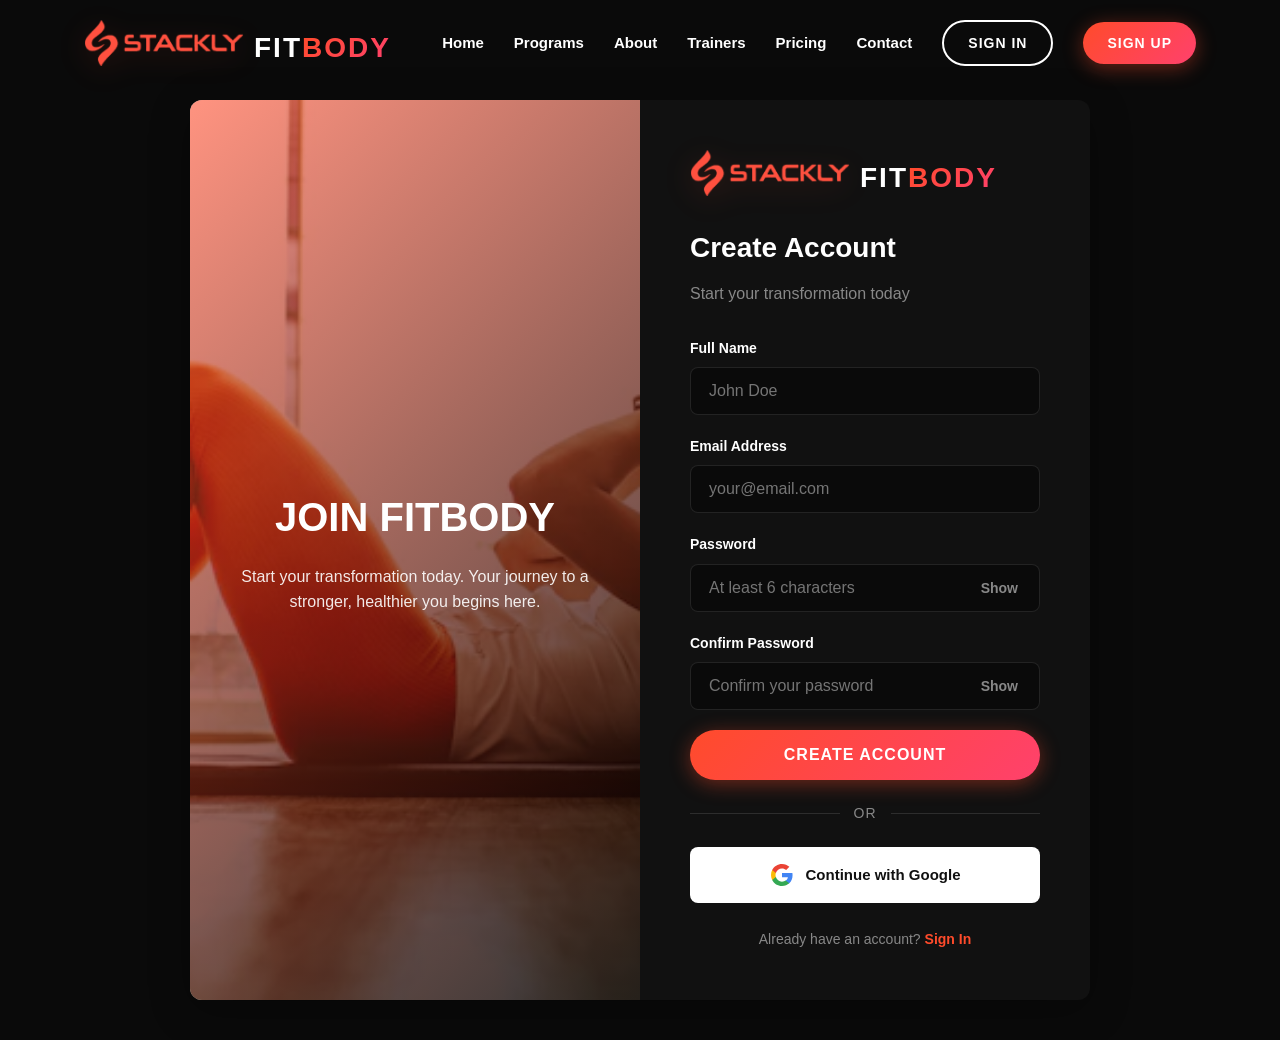
<file: signup.html>
<!DOCTYPE html>
<html lang="en">
<head>
  <meta charset="UTF-8">
  <meta name="viewport" content="width=device-width, initial-scale=1.0">
  <title>Sign Up - FitBody</title>
  <link rel="stylesheet" href="css/style.css">
  <link rel="icon" type="image/svg+xml" href="data:image/svg+xml,%3Csvg xmlns='http://www.w3.org/2000/svg' viewBox='0 0 100 100'%3E%3Ctext y='.9em' font-size='90'%3E%F0%9F%92%AA%3C/text%3E%3C/svg%3E">
  <style>
    .auth-form {
      display: block;
    }

    .password-toggle {
      position: relative;
    }

    .password-toggle .toggle-btn {
      position: absolute;
      right: 14px;
      top: 50%;
      transform: translateY(-50%);
      background: none;
      border: none;
      color: var(--gray);
      cursor: pointer;
      font-size: 14px;
      padding: 4px 8px;
      font-weight: 600;
    }

    .password-toggle .toggle-btn:hover {
      color: var(--light);
    }

    @media (max-width: 768px) {
      .login-page {
        align-items: flex-start;
        padding-top: 88px;
      }

      .login-form {
        padding: 30px;
      }
    }

    @media (max-width: 480px) {
      .login-form {
        padding: 20px;
      }
    }
  </style>
</head>
<body>
  <nav class="navbar scrolled">
    <div class="container">
      <a href="index.html" class="logo"><img src="images/Stackly_logo.png" alt="Stackly logo"><span class="brand-name">Fit<span class="brand-accent">Body</span></span></a>
      <ul class="nav-links">
        <li><a href="index.html">Home</a></li>
        <li><a href="index.html#programs">Programs</a></li>
        <li><a href="about.html">About</a></li>
        <li><a href="trainers.html">Trainers</a></li>
        <li><a href="pricing.html">Pricing</a></li>
        <li><a href="contact.html">Contact</a></li>
        <li><a href="login.html" class="btn btn-outline">Sign In</a></li>
        <li><a href="signup.html" class="btn btn-primary">Sign Up</a></li>
      </ul>
      <div class="hamburger">
        <span></span><span></span><span></span>
      </div>
    </div>
  </nav>

  <section class="login-page">
    <div class="login-container">
      <div class="login-image">
        <picture>
          <source srcset="images/photo-1571019613454-1cb2f99b2d8b-w600.webp" type="image/webp">
          <img src="images/photo-1571019613454-1cb2f99b2d8b-w600.webp" alt="Fitness motivation">
        </picture>
        <div class="overlay">
          <h2>Join FitBody</h2>
          <p>Start your transformation today. Your journey to a stronger, healthier you begins here.</p>
        </div>
      </div>
      <div class="login-form">
        <a href="index.html" class="logo"><img src="images/Stackly_logo.png" alt="Stackly logo"><span class="brand-name">Fit<span class="brand-accent">Body</span></span></a>
        <h2>Create Account</h2>
        <p>Start your transformation today</p>

        <form class="auth-form" id="signupForm">
          <div class="form-group">
            <label for="name">Full Name</label>
            <input type="text" id="name" placeholder="John Doe" autocomplete="name">
            <div class="error-msg" id="nameError"></div>
          </div>
          <div class="form-group">
            <label for="email">Email Address</label>
            <input type="email" id="email" placeholder="your@email.com" autocomplete="email">
            <div class="error-msg" id="emailError"></div>
          </div>
          <div class="form-group">
            <label for="password">Password</label>
            <div class="password-toggle">
              <input type="password" id="password" placeholder="At least 6 characters" autocomplete="new-password">
              <button type="button" class="toggle-btn" onclick="togglePassword('password', this)">Show</button>
            </div>
            <div class="error-msg" id="passwordError"></div>
          </div>
          <div class="form-group">
            <label for="confirmPassword">Confirm Password</label>
            <div class="password-toggle">
              <input type="password" id="confirmPassword" placeholder="Confirm your password" autocomplete="new-password">
              <button type="button" class="toggle-btn" onclick="togglePassword('confirmPassword', this)">Show</button>
            </div>
            <div class="error-msg" id="confirmError"></div>
          </div>
          <button type="submit" class="btn btn-primary">Create Account</button>
          <div class="auth-divider">
            <span>or</span>
          </div>
          <button type="button" class="google-btn" onclick="window.location.href='404.html'">
            <svg class="google-icon" viewBox="0 0 24 24" aria-hidden="true">
              <path fill="#4285F4" d="M22.56 12.25c0-.78-.07-1.53-.2-2.25H12v4.26h5.92c-.26 1.37-1.04 2.53-2.21 3.31v2.77h3.57c2.08-1.92 3.28-4.74 3.28-8.09z"/>
              <path fill="#34A853" d="M12 23c2.97 0 5.46-.98 7.28-2.66l-3.57-2.77c-.98.66-2.23 1.06-3.71 1.06-2.86 0-5.29-1.93-6.16-4.53H2.18v2.84C3.99 20.53 7.7 23 12 23z"/>
              <path fill="#FBBC05" d="M5.84 14.1c-.22-.66-.35-1.36-.35-2.1s.13-1.44.35-2.1V7.06H2.18C1.43 8.55 1 10.22 1 12s.43 3.45 1.18 4.94l3.66-2.84z"/>
              <path fill="#EA4335" d="M12 5.38c1.62 0 3.06.56 4.21 1.64l3.15-3.15C17.45 2.09 14.97 1 12 1 7.7 1 3.99 3.47 2.18 7.06L5.84 9.9C6.71 7.3 9.14 5.38 12 5.38z"/>
            </svg>
            Continue with Google
          </button>
          <div class="form-footer">
            Already have an account? <a href="login.html">Sign In</a>
          </div>
        </form>
      </div>
    </div>
  </section>

  <script>
    function togglePassword(inputId, btn) {
      const input = document.getElementById(inputId);
      const isPassword = input.type === 'password';
      input.type = isPassword ? 'text' : 'password';
      btn.textContent = isPassword ? 'Hide' : 'Show';
    }
  </script>
  <script src="js/script.js"></script>
</body>
</html>
</file>
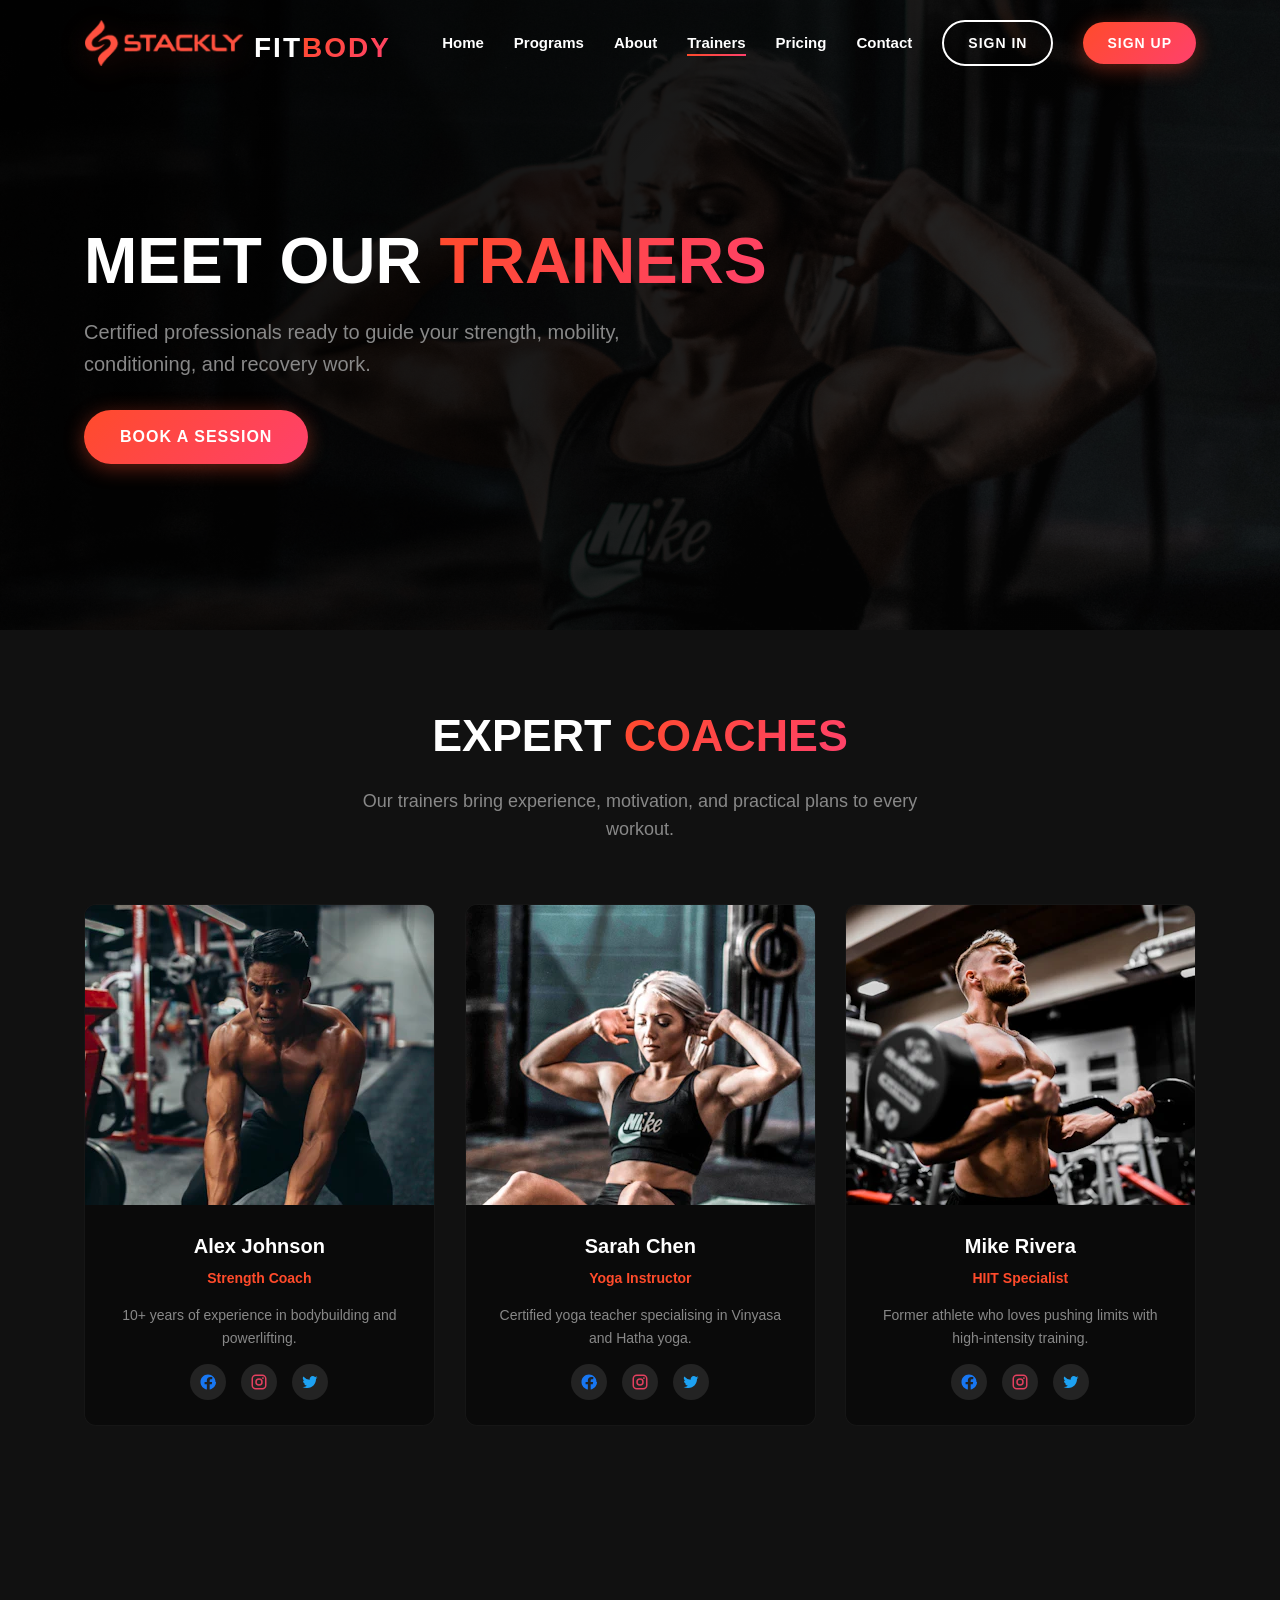
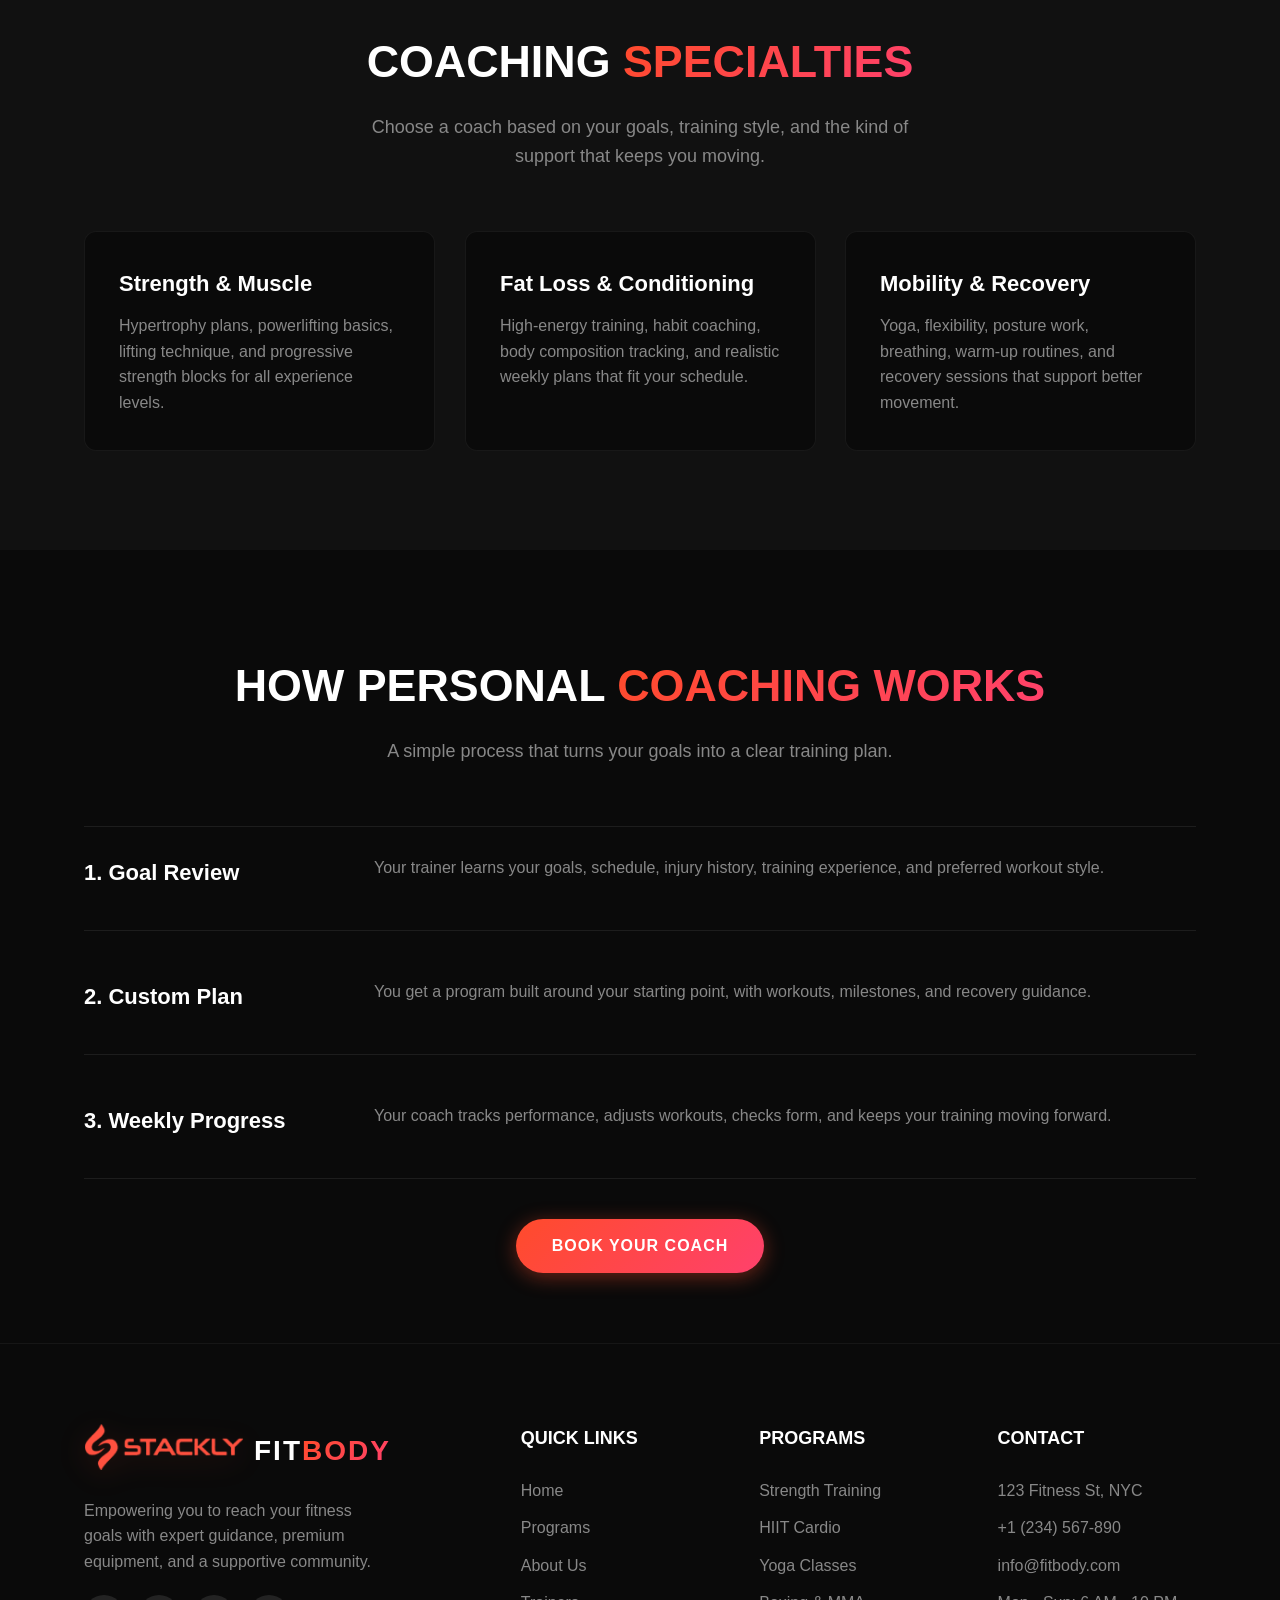
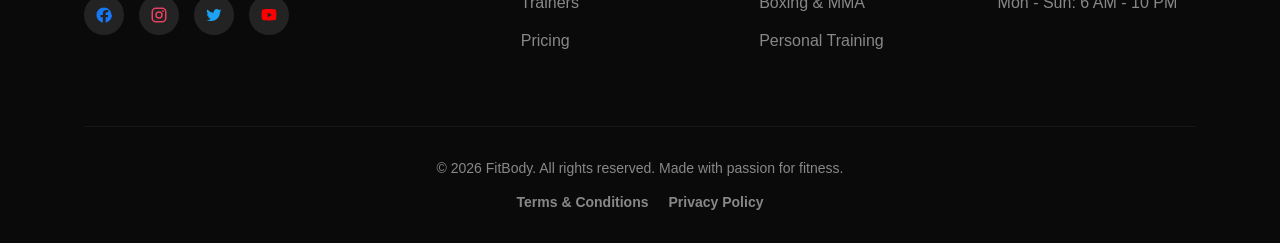
<file: trainers.html>
<!DOCTYPE html>
<html lang="en">
<head>
  <meta charset="UTF-8">
  <meta name="viewport" content="width=device-width, initial-scale=1.0">
  <title>Trainers - FitBody</title>
  <link rel="stylesheet" href="css/style.css">
</head>
<body>
  <nav class="navbar scrolled" id="navbar">
    <div class="container">
      <a href="index.html" class="logo"><img src="images/Stackly_logo.png" alt="Stackly logo"><span class="brand-name">Fit<span class="brand-accent">Body</span></span></a>
      <ul class="nav-links">
        <li><a href="index.html#hero">Home</a></li>
        <li><a href="programs.html">Programs</a></li>
        <li><a href="about.html">About</a></li>
        <li><a href="trainers.html" class="active">Trainers</a></li>
        <li><a href="pricing.html">Pricing</a></li>
        <li><a href="contact.html">Contact</a></li>
        <li><a href="login.html" class="btn btn-outline">Sign In</a></li>
        <li><a href="signup.html" class="btn btn-primary">Sign Up</a></li>
      </ul>
      <div class="hamburger">
        <span></span><span></span><span></span>
      </div>
    </div>
  </nav>

  <main>
    <section class="page-hero">
      <div class="hero-bg">
        <picture>
          <source srcset="images/photo-1594381898411-846e7d193883-w1920.webp" type="image/webp">
          <source srcset="images/photo-1594381898411-846e7d193883-w1920.webp" type="image/webp">
          <img src="images/photo-1594381898411-846e7d193883-w1920.webp" alt="Fitness coach training a member">
        </picture>
        <div class="overlay"></div>
      </div>
      <div class="container">
        <div class="page-hero-content">
          <h1>Meet Our <span>Trainers</span></h1>
          <p>Certified professionals ready to guide your strength, mobility, conditioning, and recovery work.</p>
          <a href="login.html" class="btn btn-primary">Book a Session</a>
        </div>
      </div>
    </section>

    <section class="trainers">
      <div class="container">
        <div class="section-header">
          <h2>Expert <span>Coaches</span></h2>
          <p>Our trainers bring experience, motivation, and practical plans to every workout.</p>
        </div>
        <div class="trainers-grid">
          <div class="trainer-card">
            <picture>
              <source srcset="images/photo-1567013127542-490d757e51fc-w400-h300.webp" type="image/webp">
              <source srcset="images/photo-1567013127542-490d757e51fc-w400-h300.webp" type="image/webp">
              <img src="images/photo-1567013127542-490d757e51fc-w400-h300.webp" alt="Trainer Alex">
            </picture>
            <div class="trainer-info">
              <h3>Alex Johnson</h3>
              <p class="role">Strength Coach</p>
              <p>10+ years of experience in bodybuilding and powerlifting.</p>
              <div class="trainer-social">
                <a href="404.html" aria-label="Facebook"><svg class="social-icon" viewBox="0 0 24 24" aria-hidden="true"><path d="M22 12.06C22 6.48 17.52 2 11.94 2S2 6.48 2 12.06c0 5.02 3.67 9.18 8.47 9.94v-7.03H7.44v-2.91h3.03V9.85c0-3 1.79-4.66 4.52-4.66 1.31 0 2.68.23 2.68.23v2.95h-1.51c-1.49 0-1.95.93-1.95 1.87v1.82h3.32l-.53 2.91h-2.79V22c4.8-.76 8.47-4.92 8.47-9.94z"/></svg></a>
                <a href="404.html" aria-label="Instagram"><svg class="social-icon" viewBox="0 0 24 24" aria-hidden="true"><path d="M7.8 2h8.4A5.8 5.8 0 0 1 22 7.8v8.4a5.8 5.8 0 0 1-5.8 5.8H7.8A5.8 5.8 0 0 1 2 16.2V7.8A5.8 5.8 0 0 1 7.8 2zm-.2 2A3.6 3.6 0 0 0 4 7.6v8.8A3.6 3.6 0 0 0 7.6 20h8.8a3.6 3.6 0 0 0 3.6-3.6V7.6A3.6 3.6 0 0 0 16.4 4H7.6zm9.65 1.5a1.25 1.25 0 1 1 0 2.5 1.25 1.25 0 0 1 0-2.5zM12 7a5 5 0 1 1 0 10 5 5 0 0 1 0-10zm0 2a3 3 0 1 0 0 6 3 3 0 0 0 0-6z"/></svg></a>
                <a href="404.html" aria-label="Twitter"><svg class="social-icon" viewBox="0 0 24 24" aria-hidden="true"><path d="M22 5.9c-.7.3-1.5.6-2.4.7.9-.5 1.5-1.3 1.8-2.3-.8.5-1.7.8-2.7 1A4.13 4.13 0 0 0 15.7 4a4.2 4.2 0 0 0-4.1 5.1A11.78 11.78 0 0 1 3.1 4.8a4.2 4.2 0 0 0 1.3 5.6c-.7 0-1.3-.2-1.9-.5v.1a4.18 4.18 0 0 0 3.3 4.1c-.4.1-.7.1-1.1.1-.3 0-.5 0-.8-.1a4.15 4.15 0 0 0 3.9 2.9A8.36 8.36 0 0 1 2 18.6 11.72 11.72 0 0 0 8.3 20c7.5 0 11.7-6.2 11.7-11.7v-.5c.8-.5 1.5-1.2 2-1.9z"/></svg></a>
              </div>
            </div>
          </div>
          <div class="trainer-card">
            <picture>
              <source srcset="images/photo-1594381898411-846e7d193883-w400-h300.webp" type="image/webp">
              <source srcset="images/photo-1594381898411-846e7d193883-w400-h300.webp" type="image/webp">
              <img src="images/photo-1594381898411-846e7d193883-w400-h300.webp" alt="Trainer Sarah">
            </picture>
            <div class="trainer-info">
              <h3>Sarah Chen</h3>
              <p class="role">Yoga Instructor</p>
              <p>Certified yoga teacher specialising in Vinyasa and Hatha yoga.</p>
              <div class="trainer-social">
                <a href="404.html" aria-label="Facebook"><svg class="social-icon" viewBox="0 0 24 24" aria-hidden="true"><path d="M22 12.06C22 6.48 17.52 2 11.94 2S2 6.48 2 12.06c0 5.02 3.67 9.18 8.47 9.94v-7.03H7.44v-2.91h3.03V9.85c0-3 1.79-4.66 4.52-4.66 1.31 0 2.68.23 2.68.23v2.95h-1.51c-1.49 0-1.95.93-1.95 1.87v1.82h3.32l-.53 2.91h-2.79V22c4.8-.76 8.47-4.92 8.47-9.94z"/></svg></a>
                <a href="404.html" aria-label="Instagram"><svg class="social-icon" viewBox="0 0 24 24" aria-hidden="true"><path d="M7.8 2h8.4A5.8 5.8 0 0 1 22 7.8v8.4a5.8 5.8 0 0 1-5.8 5.8H7.8A5.8 5.8 0 0 1 2 16.2V7.8A5.8 5.8 0 0 1 7.8 2zm-.2 2A3.6 3.6 0 0 0 4 7.6v8.8A3.6 3.6 0 0 0 7.6 20h8.8a3.6 3.6 0 0 0 3.6-3.6V7.6A3.6 3.6 0 0 0 16.4 4H7.6zm9.65 1.5a1.25 1.25 0 1 1 0 2.5 1.25 1.25 0 0 1 0-2.5zM12 7a5 5 0 1 1 0 10 5 5 0 0 1 0-10zm0 2a3 3 0 1 0 0 6 3 3 0 0 0 0-6z"/></svg></a>
                <a href="404.html" aria-label="Twitter"><svg class="social-icon" viewBox="0 0 24 24" aria-hidden="true"><path d="M22 5.9c-.7.3-1.5.6-2.4.7.9-.5 1.5-1.3 1.8-2.3-.8.5-1.7.8-2.7 1A4.13 4.13 0 0 0 15.7 4a4.2 4.2 0 0 0-4.1 5.1A11.78 11.78 0 0 1 3.1 4.8a4.2 4.2 0 0 0 1.3 5.6c-.7 0-1.3-.2-1.9-.5v.1a4.18 4.18 0 0 0 3.3 4.1c-.4.1-.7.1-1.1.1-.3 0-.5 0-.8-.1a4.15 4.15 0 0 0 3.9 2.9A8.36 8.36 0 0 1 2 18.6 11.72 11.72 0 0 0 8.3 20c7.5 0 11.7-6.2 11.7-11.7v-.5c.8-.5 1.5-1.2 2-1.9z"/></svg></a>
              </div>
            </div>
          </div>
          <div class="trainer-card">
            <picture>
              <source srcset="images/photo-1581009146145-b5ef050c2e1e-w400-h300.webp" type="image/webp">
              <source srcset="images/photo-1581009146145-b5ef050c2e1e-w400-h300.webp" type="image/webp">
              <img src="images/photo-1581009146145-b5ef050c2e1e-w400-h300.webp" alt="Trainer Mike">
            </picture>
            <div class="trainer-info">
              <h3>Mike Rivera</h3>
              <p class="role">HIIT Specialist</p>
              <p>Former athlete who loves pushing limits with high-intensity training.</p>
              <div class="trainer-social">
                <a href="404.html" aria-label="Facebook"><svg class="social-icon" viewBox="0 0 24 24" aria-hidden="true"><path d="M22 12.06C22 6.48 17.52 2 11.94 2S2 6.48 2 12.06c0 5.02 3.67 9.18 8.47 9.94v-7.03H7.44v-2.91h3.03V9.85c0-3 1.79-4.66 4.52-4.66 1.31 0 2.68.23 2.68.23v2.95h-1.51c-1.49 0-1.95.93-1.95 1.87v1.82h3.32l-.53 2.91h-2.79V22c4.8-.76 8.47-4.92 8.47-9.94z"/></svg></a>
                <a href="404.html" aria-label="Instagram"><svg class="social-icon" viewBox="0 0 24 24" aria-hidden="true"><path d="M7.8 2h8.4A5.8 5.8 0 0 1 22 7.8v8.4a5.8 5.8 0 0 1-5.8 5.8H7.8A5.8 5.8 0 0 1 2 16.2V7.8A5.8 5.8 0 0 1 7.8 2zm-.2 2A3.6 3.6 0 0 0 4 7.6v8.8A3.6 3.6 0 0 0 7.6 20h8.8a3.6 3.6 0 0 0 3.6-3.6V7.6A3.6 3.6 0 0 0 16.4 4H7.6zm9.65 1.5a1.25 1.25 0 1 1 0 2.5 1.25 1.25 0 0 1 0-2.5zM12 7a5 5 0 1 1 0 10 5 5 0 0 1 0-10zm0 2a3 3 0 1 0 0 6 3 3 0 0 0 0-6z"/></svg></a>
                <a href="404.html" aria-label="Twitter"><svg class="social-icon" viewBox="0 0 24 24" aria-hidden="true"><path d="M22 5.9c-.7.3-1.5.6-2.4.7.9-.5 1.5-1.3 1.8-2.3-.8.5-1.7.8-2.7 1A4.13 4.13 0 0 0 15.7 4a4.2 4.2 0 0 0-4.1 5.1A11.78 11.78 0 0 1 3.1 4.8a4.2 4.2 0 0 0 1.3 5.6c-.7 0-1.3-.2-1.9-.5v.1a4.18 4.18 0 0 0 3.3 4.1c-.4.1-.7.1-1.1.1-.3 0-.5 0-.8-.1a4.15 4.15 0 0 0 3.9 2.9A8.36 8.36 0 0 1 2 18.6 11.72 11.72 0 0 0 8.3 20c7.5 0 11.7-6.2 11.7-11.7v-.5c.8-.5 1.5-1.2 2-1.9z"/></svg></a>
              </div>
            </div>
          </div>
        </div>
      </div>
    </section>

    <section class="content-band">
      <div class="container">
        <div class="section-header">
          <h2>Coaching <span>Specialties</span></h2>
          <p>Choose a coach based on your goals, training style, and the kind of support that keeps you moving.</p>
        </div>
        <div class="info-grid">
          <article class="info-card">
            <h3>Strength &amp; Muscle</h3>
            <p>Hypertrophy plans, powerlifting basics, lifting technique, and progressive strength blocks for all experience levels.</p>
          </article>
          <article class="info-card">
            <h3>Fat Loss &amp; Conditioning</h3>
            <p>High-energy training, habit coaching, body composition tracking, and realistic weekly plans that fit your schedule.</p>
          </article>
          <article class="info-card">
            <h3>Mobility &amp; Recovery</h3>
            <p>Yoga, flexibility, posture work, breathing, warm-up routines, and recovery sessions that support better movement.</p>
          </article>
        </div>
      </div>
    </section>

    <section class="about">
      <div class="container">
        <div class="section-header">
          <h2>How Personal <span>Coaching Works</span></h2>
          <p>A simple process that turns your goals into a clear training plan.</p>
        </div>
        <div class="feature-list">
          <div class="feature-row">
            <h3>1. Goal Review</h3>
            <p>Your trainer learns your goals, schedule, injury history, training experience, and preferred workout style.</p>
          </div>
          <div class="feature-row">
            <h3>2. Custom Plan</h3>
            <p>You get a program built around your starting point, with workouts, milestones, and recovery guidance.</p>
          </div>
          <div class="feature-row">
            <h3>3. Weekly Progress</h3>
            <p>Your coach tracks performance, adjusts workouts, checks form, and keeps your training moving forward.</p>
          </div>
        </div>
        <div class="center-action">
          <a href="login.html" class="btn btn-primary">Book Your Coach</a>
        </div>
      </div>
    </section>
  </main>

  <footer class="footer">
    <div class="container">
      <div class="footer-grid">
        <div class="footer-brand">
          <a href="index.html" class="logo"><img src="images/Stackly_logo.png" alt="Stackly logo"><span class="brand-name">Fit<span class="brand-accent">Body</span></span></a>
          <p>Empowering you to reach your fitness goals with expert guidance, premium equipment, and a supportive community.</p>
          <div class="footer-social">
            <a href="404.html" aria-label="Facebook"><svg class="social-icon" viewBox="0 0 24 24" aria-hidden="true"><path d="M22 12.06C22 6.48 17.52 2 11.94 2S2 6.48 2 12.06c0 5.02 3.67 9.18 8.47 9.94v-7.03H7.44v-2.91h3.03V9.85c0-3 1.79-4.66 4.52-4.66 1.31 0 2.68.23 2.68.23v2.95h-1.51c-1.49 0-1.95.93-1.95 1.87v1.82h3.32l-.53 2.91h-2.79V22c4.8-.76 8.47-4.92 8.47-9.94z"/></svg></a>
            <a href="404.html" aria-label="Instagram"><svg class="social-icon" viewBox="0 0 24 24" aria-hidden="true"><path d="M7.8 2h8.4A5.8 5.8 0 0 1 22 7.8v8.4a5.8 5.8 0 0 1-5.8 5.8H7.8A5.8 5.8 0 0 1 2 16.2V7.8A5.8 5.8 0 0 1 7.8 2zm-.2 2A3.6 3.6 0 0 0 4 7.6v8.8A3.6 3.6 0 0 0 7.6 20h8.8a3.6 3.6 0 0 0 3.6-3.6V7.6A3.6 3.6 0 0 0 16.4 4H7.6zm9.65 1.5a1.25 1.25 0 1 1 0 2.5 1.25 1.25 0 0 1 0-2.5zM12 7a5 5 0 1 1 0 10 5 5 0 0 1 0-10zm0 2a3 3 0 1 0 0 6 3 3 0 0 0 0-6z"/></svg></a>
            <a href="404.html" aria-label="Twitter"><svg class="social-icon" viewBox="0 0 24 24" aria-hidden="true"><path d="M22 5.9c-.7.3-1.5.6-2.4.7.9-.5 1.5-1.3 1.8-2.3-.8.5-1.7.8-2.7 1A4.13 4.13 0 0 0 15.7 4a4.2 4.2 0 0 0-4.1 5.1A11.78 11.78 0 0 1 3.1 4.8a4.2 4.2 0 0 0 1.3 5.6c-.7 0-1.3-.2-1.9-.5v.1a4.18 4.18 0 0 0 3.3 4.1c-.4.1-.7.1-1.1.1-.3 0-.5 0-.8-.1a4.15 4.15 0 0 0 3.9 2.9A8.36 8.36 0 0 1 2 18.6 11.72 11.72 0 0 0 8.3 20c7.5 0 11.7-6.2 11.7-11.7v-.5c.8-.5 1.5-1.2 2-1.9z"/></svg></a>
            <a href="404.html" aria-label="YouTube"><svg class="social-icon" viewBox="0 0 24 24" aria-hidden="true"><path d="M21.6 7.2s-.2-1.5-.8-2.1c-.8-.8-1.7-.8-2.1-.9C15.8 4 12 4 12 4s-3.8 0-6.7.2c-.4.1-1.3.1-2.1.9-.6.6-.8 2.1-.8 2.1S2.2 9 2.2 10.8v1.7c0 1.8.2 3.6.2 3.6s.2 1.5.8 2.1c.8.8 1.9.8 2.4.9 1.7.2 6.4.2 6.4.2s3.8 0 6.7-.2c.4-.1 1.3-.1 2.1-.9.6-.6.8-2.1.8-2.1s.2-1.8.2-3.6v-1.7c0-1.8-.2-3.6-.2-3.6zM10.2 14.9V8.8l5.8 3.1-5.8 3z"/></svg></a>
          </div>
        </div>
        <div>
          <h4>Quick Links</h4>
          <ul>
            <li><a href="index.html#hero">Home</a></li>
            <li><a href="programs.html">Programs</a></li>
            <li><a href="about.html">About Us</a></li>
            <li><a href="trainers.html">Trainers</a></li>
            <li><a href="pricing.html">Pricing</a></li>
          </ul>
        </div>
        <div>
          <h4>Programs</h4>
          <ul>
            <li><a href="programs.html#strength">Strength Training</a></li>
            <li><a href="programs.html#hiit">HIIT Cardio</a></li>
            <li><a href="programs.html#yoga">Yoga Classes</a></li>
            <li><a href="programs.html#boxing">Boxing &amp; MMA</a></li>
            <li><a href="programs.html#personal">Personal Training</a></li>
          </ul>
        </div>
        <div>
          <h4>Contact</h4>
          <ul>
            <li><a href="#">123 Fitness St, NYC</a></li>
            <li><a href="tel:+1234567890">+1 (234) 567-890</a></li>
            <li><a href="mailto:info@fitbody.com">info@fitbody.com</a></li>
            <li><a href="#">Mon - Sun: 6 AM - 10 PM</a></li>
          </ul>
        </div>
      </div>
      <div class="footer-bottom">
        <p>&copy; 2026 FitBody. All rights reserved. Made with passion for fitness.</p>
        <div class="footer-legal">
          <a href="404.html">Terms &amp; Conditions</a>
          <a href="404.html">Privacy Policy</a>
        </div>
      </div>
    </div>
  </footer>

  <script src="js/script.js"></script>
</body>
</html>
</file>
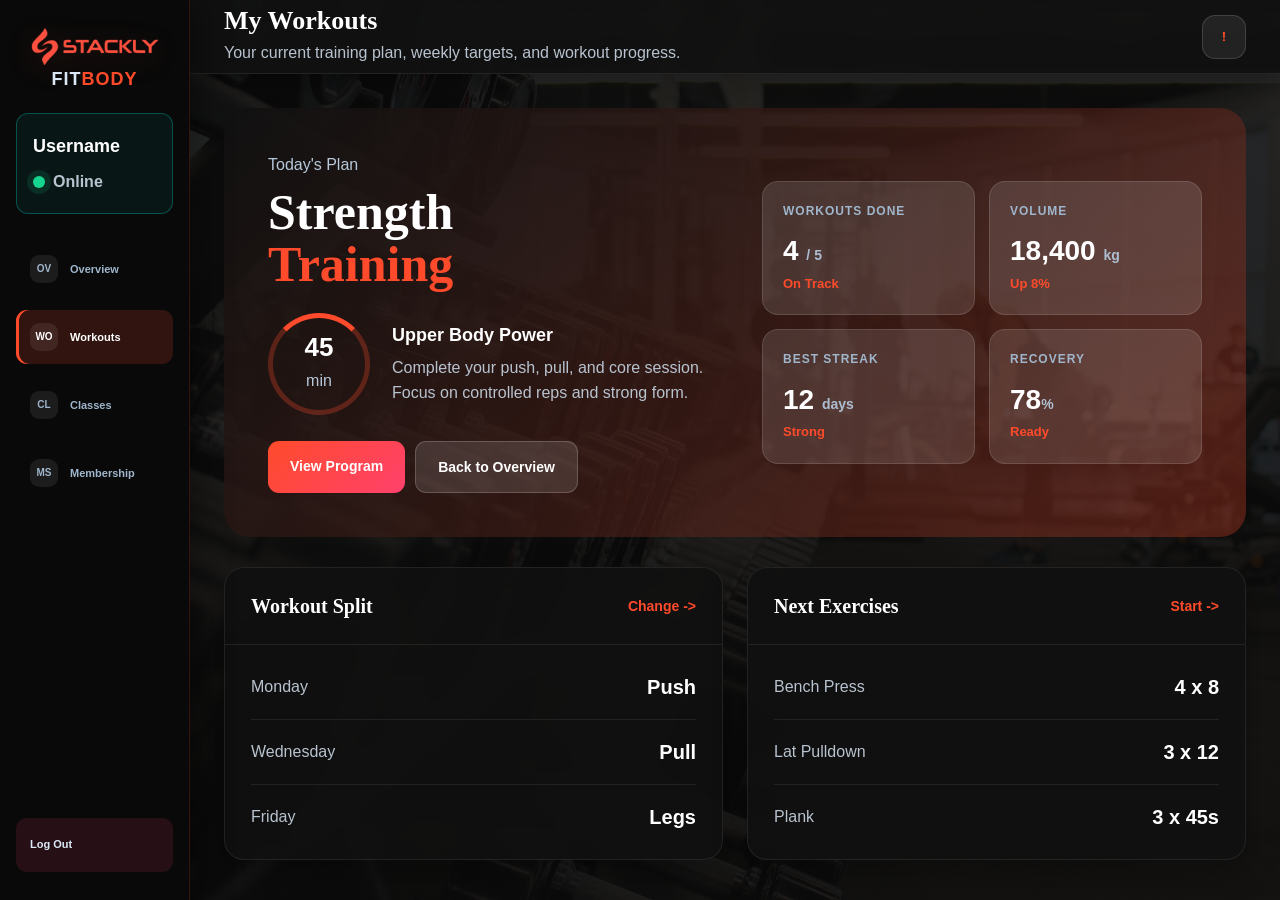
<file: workouts.html>
<!DOCTYPE html>
<html lang="en">
<head>
  <meta charset="UTF-8">
  <meta name="viewport" content="width=device-width, initial-scale=1.0">
  <title>Workouts - FitBody</title>
  <link rel="stylesheet" href="css/style.css">
</head>
<body class="health-dashboard-body">
  <aside class="health-sidebar">
    <a href="index.html" class="health-brand"><img src="images/Stackly_logo.png" alt="Stackly logo"><span class="brand-name">Fit<span class="brand-accent">Body</span></span></a>
    <div class="sidebar-user-card">
      <strong class="sidebar-username">Username</strong>
      <span><i></i> Online</span>
    </div>
    <nav class="health-menu" aria-label="Dashboard navigation">
      <a href="dashboard.html"><span>OV</span> Overview</a>
      <a href="workouts.html" class="active"><span>WO</span> Workouts</a>
      <a href="classes.html"><span>CL</span> Classes</a>
      <a href="membership.html"><span>MS</span> Membership</a>
    </nav>
    <a href="index.html" class="health-logout">Log Out</a>
  </aside>

  <main class="health-dashboard">
    <header class="health-topbar">
      <div>
        <h1>My Workouts</h1>
        <p>Your current training plan, weekly targets, and workout progress.</p>
      </div>
      <div class="topbar-actions">
        <a class="topbar-email" href="#" hidden></a>
        <button class="notification-btn" type="button" aria-label="Notifications">!</button>
      </div>
    </header>

    <section class="health-welcome-card">
      <div class="welcome-copy">
        <p class="eyebrow">Today&apos;s Plan</p>
        <h2>Strength<br><span>Training</span></h2>
        <div class="health-score-row">
          <div class="score-ring">
            <strong>45</strong>
            <span>min</span>
          </div>
          <div>
            <h3>Upper Body Power</h3>
            <p>Complete your push, pull, and core session. Focus on controlled reps and strong form.</p>
          </div>
        </div>
        <div class="health-actions">
          <a href="programs.html#strength" class="health-primary-action">View Program</a>
          <a href="dashboard.html" class="health-secondary-action">Back to Overview</a>
        </div>
      </div>

      <div class="metric-grid">
        <article class="metric-tile">
          <span>Workouts Done</span>
          <strong>4 <small>/ 5</small></strong>
          <p>On Track</p>
        </article>
        <article class="metric-tile">
          <span>Volume</span>
          <strong>18,400 <small>kg</small></strong>
          <p>Up 8%</p>
        </article>
        <article class="metric-tile">
          <span>Best Streak</span>
          <strong>12 <small>days</small></strong>
          <p>Strong</p>
        </article>
        <article class="metric-tile">
          <span>Recovery</span>
          <strong>78<small>%</small></strong>
          <p>Ready</p>
        </article>
      </div>
    </section>

    <section class="health-panels bottom-panels">
      <article class="health-panel">
        <div class="panel-heading">
          <h2>Workout Split</h2>
          <a href="programs.html">Change -></a>
        </div>
        <div class="goal-list">
          <div><span>Monday</span><strong>Push</strong></div>
          <div><span>Wednesday</span><strong>Pull</strong></div>
          <div><span>Friday</span><strong>Legs</strong></div>
        </div>
      </article>

      <article class="health-panel">
        <div class="panel-heading">
          <h2>Next Exercises</h2>
          <a href="#">Start -></a>
        </div>
        <div class="goal-list">
          <div><span>Bench Press</span><strong>4 x 8</strong></div>
          <div><span>Lat Pulldown</span><strong>3 x 12</strong></div>
          <div><span>Plank</span><strong>3 x 45s</strong></div>
        </div>
      </article>
    </section>
  </main>
  <script src="js/script.js"></script>
</body>
</html>
</file>
<file: css/style.css>
* {
  margin: 0;
  padding: 0;
  box-sizing: border-box;
}

:root {
  --primary: #ff4b2b;
  --secondary: #ff416c;
  --dark: #111;
  --darker: #0a0a0a;
  --light: #fff;
  --gray: #888;
  --light-gray: #f5f5f5;
  --gradient: linear-gradient(135deg, var(--primary), var(--secondary));
  --shadow: 0 10px 40px rgba(0, 0, 0, 0.3);
  --radius: 12px;
  --transition: all 0.3s ease;
}

html {
  scroll-behavior: smooth;
}

body {
  font-family: 'Segoe UI', Tahoma, Geneva, Verdana, sans-serif;
  background: var(--darker);
  color: var(--light);
  line-height: 1.6;
  overflow-x: hidden;
  animation: pageFade 0.45s ease both;
}

body.is-loading {
  overflow: hidden;
}

body.is-loading > :not(.site-loader):not(script) {
  opacity: 0;
  visibility: hidden;
}

.site-loader {
  position: fixed;
  inset: 0;
  z-index: 99999;
  display: flex;
  flex-direction: column;
  align-items: center;
  justify-content: center;
  gap: 18px;
  background:
    radial-gradient(circle at center, rgba(255, 75, 43, 0.16), transparent 34%),
    var(--darker);
  opacity: 1;
  visibility: visible;
  transition: opacity 0.55s ease, visibility 0.55s ease;
}

.site-loader.hide {
  opacity: 0;
  visibility: hidden;
  pointer-events: none;
}

.site-loader-logo {
  position: relative;
  width: min(230px, 58vw);
  animation: loaderLogoIn 5s cubic-bezier(0.2, 0.8, 0.2, 1) both;
}

.site-loader-logo img {
  position: relative;
  z-index: 1;
  width: 100%;
  filter: var(--logo-theme-filter) drop-shadow(0 16px 36px rgba(255, 75, 43, 0.32));
}

.site-loader-logo img,
.logo img,
.health-brand img {
  --logo-theme-filter: brightness(0) saturate(100%) invert(43%) sepia(92%) saturate(2845%) hue-rotate(337deg) brightness(103%) contrast(101%);
}

.logo img,
.health-brand img {
  filter: var(--logo-theme-filter) drop-shadow(0 6px 14px rgba(255, 75, 43, 0.18));
}

.site-loader-lifter {
  position: relative;
  width: min(250px, 68vw);
  filter: drop-shadow(0 18px 28px rgba(255, 75, 43, 0.34));
}

.site-loader-lifter img {
  width: 100%;
  animation: lifterImageLift 5s ease-in-out both;
  transform-origin: 50% 82%;
}

a {
  text-decoration: none;
  color: inherit;
}

button,
a,
input {
  -webkit-tap-highlight-color: transparent;
}

img {
  max-width: 100%;
  height: auto;
  display: block;
}

.container {
  width: 90%;
  max-width: 1200px;
  margin: 0 auto;
  padding: 0 20px;
}

.btn {
  display: inline-block;
  padding: 14px 36px;
  border-radius: 50px;
  font-weight: 700;
  font-size: 16px;
  cursor: pointer;
  border: none;
  transition: var(--transition);
  text-transform: uppercase;
  letter-spacing: 1px;
}

.btn:active {
  transform: translateY(0) scale(0.98);
}

.btn-primary {
  background: var(--gradient);
  color: var(--light);
  box-shadow: 0 4px 20px rgba(255, 75, 43, 0.4);
}

.btn-primary:hover {
  transform: translateY(-3px);
  box-shadow: 0 8px 30px rgba(255, 75, 43, 0.6);
}

.btn-outline {
  background: transparent;
  color: var(--light);
  border: 2px solid var(--light);
}

.btn-outline:hover {
  background: var(--light);
  color: var(--dark);
}

/* ===== NAVBAR ===== */
.navbar {
  position: fixed;
  top: 0;
  width: 100%;
  z-index: 1000;
  padding: 20px 0;
  transition: var(--transition);
  background: transparent;
}

.navbar.scrolled {
  background: rgba(10, 10, 10, 0.95);
  backdrop-filter: blur(10px);
  padding: 12px 0;
  box-shadow: 0 2px 20px rgba(0, 0, 0, 0.5);
}

.navbar .container {
  display: flex;
  align-items: center;
  justify-content: space-between;
  gap: 24px;
}

.logo {
  display: inline-flex;
  align-items: center;
  gap: 10px;
  font-size: 28px;
  font-weight: 900;
  text-transform: uppercase;
  letter-spacing: 2px;
  white-space: nowrap;
  flex-shrink: 0;
}

.logo img {
  width: 160px;
  height: auto;
  object-fit: contain;
  flex-shrink: 0;
}

.logo .brand-name {
  display: inline-flex;
  align-items: baseline;
  line-height: 0.9;
  transform: translateY(4px);
}

.logo .brand-accent {
  background: var(--gradient);
  -webkit-background-clip: text;
  -webkit-text-fill-color: transparent;
  background-clip: text;
}

.nav-links {
  display: flex;
  list-style: none;
  gap: 30px;
  align-items: center;
  min-width: 0;
}

.nav-links a {
  font-weight: 600;
  font-size: 15px;
  position: relative;
  padding: 5px 0;
  transition: var(--transition);
}

.nav-links a::after {
  content: '';
  position: absolute;
  bottom: 0;
  left: 0;
  width: 0;
  height: 2px;
  background: var(--gradient);
  transition: var(--transition);
}

.nav-links a:hover::after,
.nav-links a.active::after {
  width: 100%;
}

.nav-links a:hover {
  color: var(--primary);
}

.nav-links .btn {
  padding: 10px 24px;
  font-size: 14px;
  white-space: nowrap;
}

.nav-links .btn::after {
  display: none;
}

.nav-links .btn-primary:hover {
  color: var(--light);
}

.hamburger {
  display: none;
  flex-direction: column;
  gap: 5px;
  cursor: pointer;
  z-index: 1001;
}

.hamburger span {
  width: 28px;
  height: 3px;
  background: var(--light);
  border-radius: 3px;
  transition: var(--transition);
}

.hamburger.active span:nth-child(1) {
  transform: rotate(45deg) translate(5px, 6px);
}

.hamburger.active span:nth-child(2) {
  opacity: 0;
}

.hamburger.active span:nth-child(3) {
  transform: rotate(-45deg) translate(5px, -6px);
}

/* ===== HERO ===== */
.hero {
  min-height: 100vh;
  display: flex;
  align-items: center;
  position: relative;
  overflow: hidden;
  background: var(--darker);
  padding: 120px 0 80px;
}

.hero-bg {
  position: absolute;
  inset: 0;
  z-index: 0;
}

.hero-bg img {
  width: 100%;
  height: 100%;
  object-fit: cover;
  opacity: 0.3;
}

.hero-bg .overlay {
  position: absolute;
  inset: 0;
  background: linear-gradient(135deg, rgba(0, 0, 0, 0.9) 0%, rgba(0, 0, 0, 0.4) 100%);
}

.hero .container {
  position: relative;
  z-index: 1;
  display: grid;
  grid-template-columns: 1fr 1fr;
  gap: 60px;
  align-items: center;
}

.hero-content h1 {
  font-size: clamp(3rem, 5vw, 4rem);
  font-weight: 900;
  line-height: 1.1;
  margin-bottom: 20px;
  text-transform: uppercase;
  animation: slideUp 0.7s ease both;
}

.hero-content h1 span {
  background: var(--gradient);
  -webkit-background-clip: text;
  -webkit-text-fill-color: transparent;
  background-clip: text;
}

.hero-content p {
  font-size: 18px;
  color: var(--gray);
  margin-bottom: 30px;
  max-width: 500px;
  animation: slideUp 0.7s ease 0.08s both;
}

.hero-cta {
  display: flex;
  gap: 20px;
  flex-wrap: wrap;
  animation: slideUp 0.7s ease 0.16s both;
}

.hero-image {
  position: relative;
}

.hero-image img {
  width: 100%;
  border-radius: var(--radius);
  box-shadow: var(--shadow);
  transform: perspective(1000px) rotateY(-5deg);
  transition: var(--transition);
  animation: floatImage 5s ease-in-out infinite;
}

.hero-image img:hover {
  transform: perspective(1000px) rotateY(0deg);
}

.hero-stats {
  display: flex;
  gap: 40px;
  margin-top: 50px;
}

.hero-stats .stat h3 {
  font-size: 2rem;
  background: var(--gradient);
  -webkit-background-clip: text;
  -webkit-text-fill-color: transparent;
  background-clip: text;
}

.hero-stats .stat p {
  font-size: 14px;
  color: var(--gray);
  margin: 0;
  text-transform: uppercase;
  letter-spacing: 1px;
}

/* ===== SECTION HEADERS ===== */
.section-header {
  text-align: center;
  margin-bottom: 60px;
}

.section-header h2 {
  font-size: 2.8rem;
  font-weight: 800;
  text-transform: uppercase;
  margin-bottom: 15px;
}

.section-header h2 span {
  background: var(--gradient);
  -webkit-background-clip: text;
  -webkit-text-fill-color: transparent;
  background-clip: text;
}

.section-header p {
  color: var(--gray);
  font-size: 18px;
  max-width: 600px;
  margin: 0 auto;
}

/* ===== PROGRAMS ===== */
.programs {
  padding: 100px 0;
  background: var(--dark);
}

.programs-grid {
  display: grid;
  grid-template-columns: repeat(auto-fit, minmax(280px, 1fr));
  gap: 30px;
}

.program-card {
  background: var(--darker);
  border-radius: var(--radius);
  padding: 40px 30px;
  text-align: center;
  transition: var(--transition);
  border: 1px solid rgba(255, 255, 255, 0.05);
}

.program-card:hover {
  transform: translateY(-10px);
  border-color: var(--primary);
  box-shadow: 0 20px 60px rgba(255, 75, 43, 0.15);
}

.program-card .icon {
  width: 80px;
  height: 80px;
  margin: 0 auto 25px;
  background: var(--gradient);
  border-radius: 50%;
  display: flex;
  align-items: center;
  justify-content: center;
  font-size: 0;
}

.program-card .icon::before {
  content: '';
  width: 38px;
  height: 38px;
  background: var(--light);
  -webkit-mask: var(--program-icon) center / contain no-repeat;
  mask: var(--program-icon) center / contain no-repeat;
}

.program-card:nth-child(1) .icon {
  --program-icon: url("data:image/svg+xml,%3Csvg viewBox='0 0 24 24' xmlns='http://www.w3.org/2000/svg'%3E%3Cg fill='none' stroke='black' stroke-width='2.2' stroke-linecap='round' stroke-linejoin='round'%3E%3Cpath d='M4 10v4'/%3E%3Cpath d='M8 8v8'/%3E%3Cpath d='M16 8v8'/%3E%3Cpath d='M20 10v4'/%3E%3Cpath d='M8 12h8'/%3E%3C/g%3E%3C/svg%3E");
}

.program-card:nth-child(2) .icon {
  --program-icon: url("data:image/svg+xml,%3Csvg viewBox='0 0 24 24' xmlns='http://www.w3.org/2000/svg'%3E%3Cpath d='M13 2 5 13h6l-1 9 8-11h-6l1-9z' fill='none' stroke='black' stroke-width='2.2' stroke-linecap='round' stroke-linejoin='round'/%3E%3C/svg%3E");
}

.program-card:nth-child(3) .icon {
  --program-icon: url("data:image/svg+xml,%3Csvg viewBox='0 0 24 24' xmlns='http://www.w3.org/2000/svg'%3E%3Cg fill='none' stroke='black' stroke-width='2.1' stroke-linecap='round' stroke-linejoin='round'%3E%3Ccircle cx='12' cy='5' r='2.2'/%3E%3Cpath d='M12 8v5'/%3E%3Cpath d='m6 12 4-2 2 3 2-3 4 2'/%3E%3Cpath d='M8 20c1.8-2.2 3.1-3.3 4-3.3s2.2 1.1 4 3.3'/%3E%3Cpath d='M5 20h14'/%3E%3C/g%3E%3C/svg%3E");
}

.program-card:nth-child(4) .icon {
  --program-icon: url("data:image/svg+xml,%3Csvg viewBox='0 0 24 24' xmlns='http://www.w3.org/2000/svg'%3E%3Cg fill='none' stroke='black' stroke-width='2' stroke-linecap='round' stroke-linejoin='round'%3E%3Cpath d='M7 14.5 4.5 12A4.2 4.2 0 0 1 4 6.6l.8-.8a3.4 3.4 0 0 1 5 0l1.7 1.7'/%3E%3Cpath d='m9 16.5 2.4 2.4a3.4 3.4 0 0 0 4.9 0l2.8-2.8a3.4 3.4 0 0 0 0-4.9L17 9'/%3E%3Cpath d='M8.5 7.5 16.5 15.5'/%3E%3Cpath d='m6.8 14.8 3-3'/%3E%3Cpath d='m14.2 7.4 2.4-2.4'/%3E%3C/g%3E%3C/svg%3E");
}

.program-card:nth-child(5) .icon {
  --program-icon: url("data:image/svg+xml,%3Csvg viewBox='0 0 24 24' xmlns='http://www.w3.org/2000/svg'%3E%3Cg fill='none' stroke='black' stroke-width='2.1' stroke-linecap='round' stroke-linejoin='round'%3E%3Ccircle cx='12' cy='5' r='2.1'/%3E%3Cpath d='m10 8 4 2 3 4'/%3E%3Cpath d='m13 10-3 4'/%3E%3Cpath d='m10 14-4 3'/%3E%3Cpath d='m13 15 3 5'/%3E%3Cpath d='M4 20h5'/%3E%3C/g%3E%3C/svg%3E");
}

.program-card:nth-child(6) .icon {
  --program-icon: url("data:image/svg+xml,%3Csvg viewBox='0 0 24 24' xmlns='http://www.w3.org/2000/svg'%3E%3Cg fill='none' stroke='black' stroke-width='2.1' stroke-linecap='round' stroke-linejoin='round'%3E%3Cpath d='M6 19v-5a4 4 0 0 1 4-4h1'/%3E%3Cpath d='M11 10V7a3 3 0 0 1 6 0v5'/%3E%3Cpath d='M17 12h1a3 3 0 0 1 3 3v1a5 5 0 0 1-5 5h-5a5 5 0 0 1-5-5'/%3E%3Cpath d='M9 14h5'/%3E%3C/g%3E%3C/svg%3E");
}

.program-card h3 {
  font-size: 22px;
  margin-bottom: 15px;
}

.program-card p {
  color: var(--gray);
  font-size: 15px;
}

/* ===== INNER PAGES ===== */
.page-hero {
  min-height: 70vh;
  display: flex;
  align-items: center;
  position: relative;
  overflow: hidden;
  padding: 140px 0 80px;
  background: var(--darker);
}

.page-hero .container {
  position: relative;
  z-index: 1;
}

.page-hero-content {
  max-width: 720px;
}

.page-hero-content h1 {
  font-size: 4rem;
  font-weight: 900;
  line-height: 1.1;
  margin-bottom: 20px;
  text-transform: uppercase;
}

.page-hero-content h1 span {
  background: var(--gradient);
  -webkit-background-clip: text;
  -webkit-text-fill-color: transparent;
  background-clip: text;
}

.page-hero-content p {
  color: var(--gray);
  font-size: 20px;
  max-width: 620px;
  margin-bottom: 30px;
}

.programs-page {
  padding-top: 90px;
}

.program-details-grid {
  display: grid;
  gap: 30px;
}

.program-detail-card {
  display: grid;
  grid-template-columns: minmax(260px, 0.95fr) 1.05fr;
  gap: 0;
  overflow: hidden;
  border-radius: var(--radius);
  background: var(--darker);
  border: 1px solid rgba(255, 255, 255, 0.06);
  transition: var(--transition);
}

.program-detail-card:hover {
  border-color: var(--primary);
  box-shadow: 0 20px 60px rgba(255, 75, 43, 0.15);
  transform: translateY(-4px);
}

.program-detail-image img {
  width: 100%;
  height: 100%;
  min-height: 340px;
  object-fit: cover;
}

.program-detail-content {
  padding: 44px;
  display: flex;
  flex-direction: column;
  justify-content: center;
  align-items: flex-start;
}

.program-tag {
  display: inline-block;
  margin-bottom: 12px;
  padding: 6px 14px;
  border-radius: 999px;
  background: rgba(255, 75, 43, 0.14);
  color: var(--primary);
  font-size: 13px;
  font-weight: 800;
  text-transform: uppercase;
  letter-spacing: 1px;
}

.program-detail-content h3 {
  font-size: 30px;
  margin-bottom: 14px;
}

.program-detail-content p,
.program-detail-content li {
  color: var(--gray);
}

.program-detail-content ul {
  margin: 22px 0 30px;
  padding-left: 20px;
}

.program-detail-content li {
  margin-bottom: 10px;
}

.content-band {
  padding: 100px 0;
  background: var(--dark);
}

.info-grid {
  display: grid;
  grid-template-columns: repeat(auto-fit, minmax(260px, 1fr));
  gap: 30px;
}

.info-card,
.faq-item {
  background: var(--darker);
  border-radius: var(--radius);
  padding: 34px;
  border: 1px solid rgba(255, 255, 255, 0.06);
  transition: var(--transition);
}

.info-card:hover,
.faq-item:hover {
  border-color: var(--primary);
  transform: translateY(-4px);
}

.info-card h3,
.faq-item h3,
.feature-row h3 {
  font-size: 22px;
  margin-bottom: 12px;
}

.info-card p,
.faq-item p,
.feature-row p {
  color: var(--gray);
}

.stats-band {
  padding: 70px 0;
  background: var(--gradient);
}

.stats-band .container {
  display: grid;
  grid-template-columns: repeat(auto-fit, minmax(180px, 1fr));
  gap: 30px;
  text-align: center;
}

.stats-band .stat h3 {
  font-size: 3rem;
  font-weight: 900;
}

.stats-band .stat p {
  font-size: 14px;
  font-weight: 700;
  text-transform: uppercase;
  letter-spacing: 1px;
}

.feature-list {
  display: grid;
  gap: 20px;
}

.feature-row {
  display: grid;
  grid-template-columns: 260px 1fr;
  gap: 30px;
  align-items: start;
  padding: 28px 0;
  border-bottom: 1px solid rgba(255, 255, 255, 0.08);
}

.feature-row:first-child {
  border-top: 1px solid rgba(255, 255, 255, 0.08);
}

.center-action {
  margin-top: 40px;
  text-align: center;
}

.comparison-table {
  overflow: hidden;
  border-radius: var(--radius);
  border: 1px solid rgba(255, 255, 255, 0.08);
  background: var(--darker);
}

.comparison-row {
  display: grid;
  grid-template-columns: 1.3fr repeat(3, 1fr);
  gap: 1px;
  border-bottom: 1px solid rgba(255, 255, 255, 0.08);
}

.comparison-row:last-child {
  border-bottom: none;
}

.comparison-row span {
  padding: 20px;
  color: var(--gray);
}

.comparison-row span:first-child {
  color: var(--light);
  font-weight: 700;
}

.comparison-head {
  background: rgba(255, 75, 43, 0.14);
}

.comparison-head span {
  color: var(--light);
  font-weight: 800;
  text-transform: uppercase;
  font-size: 13px;
  letter-spacing: 1px;
}

.faq-grid {
  display: grid;
  grid-template-columns: repeat(auto-fit, minmax(260px, 1fr));
  gap: 24px;
}

/* ===== DASHBOARD ===== */
.dashboard-page {
  min-height: 100vh;
  background: var(--darker);
  padding-top: 90px;
}

.dashboard-hero {
  padding: 70px 0;
  background: var(--dark);
}

.dashboard-hero .container {
  display: flex;
  align-items: center;
  justify-content: space-between;
  gap: 30px;
}

.dashboard-hero h1 {
  font-size: 3rem;
  font-weight: 900;
  text-transform: uppercase;
  margin: 10px 0;
}

.dashboard-hero p {
  color: var(--gray);
  max-width: 580px;
  font-size: 18px;
}

.dashboard-content {
  padding: 70px 0 100px;
}

.dashboard-grid {
  display: grid;
  grid-template-columns: 1.2fr 0.8fr;
  gap: 30px;
}

.dashboard-card {
  background: var(--dark);
  border-radius: var(--radius);
  padding: 34px;
  border: 1px solid rgba(255, 255, 255, 0.06);
  transition: var(--transition);
}

.dashboard-card:hover {
  border-color: var(--primary);
  transform: translateY(-4px);
}

.dashboard-card.highlight {
  grid-row: span 2;
}

.dashboard-card h2 {
  font-size: 24px;
  margin-bottom: 12px;
}

.dashboard-card p,
.dashboard-card li,
.progress-list span {
  color: var(--gray);
}

.dashboard-card ul {
  margin: 24px 0 30px;
  padding-left: 20px;
}

.dashboard-card li {
  margin-bottom: 10px;
}

.dashboard-meta {
  color: var(--primary) !important;
  font-weight: 700;
  margin-bottom: 16px;
}

.progress-list {
  display: grid;
  gap: 18px;
}

.progress-list div {
  display: flex;
  align-items: center;
  justify-content: space-between;
  gap: 20px;
  padding-bottom: 14px;
  border-bottom: 1px solid rgba(255, 255, 255, 0.08);
}

.progress-list div:last-child {
  border-bottom: none;
  padding-bottom: 0;
}

.progress-list strong {
  font-size: 22px;
}

.text-link {
  display: inline-block;
  margin-top: 18px;
  color: var(--primary);
  font-weight: 800;
}

.logout-modal {
  position: fixed;
  inset: 0;
  z-index: 5000;
  display: none;
  align-items: center;
  justify-content: center;
  padding: 20px;
  background: rgba(0, 0, 0, 0.72);
  backdrop-filter: blur(8px);
}

.logout-modal.open {
  display: flex;
}

.logout-dialog {
  width: min(420px, 100%);
  padding: 34px;
  border-radius: 18px;
  background: var(--dark);
  color: var(--light);
  text-align: center;
  border: 1px solid rgba(255, 255, 255, 0.1);
  box-shadow: 0 28px 80px rgba(0, 0, 0, 0.5);
  animation: logoutPop 0.25s ease both;
}

.logout-dialog h2 {
  font-size: 28px;
  margin-bottom: 10px;
}

.logout-dialog p {
  color: var(--gray);
  margin-bottom: 26px;
}

.logout-actions {
  display: flex;
  gap: 14px;
  justify-content: center;
  flex-wrap: wrap;
}

.logout-actions .btn {
  min-width: 140px;
}

@keyframes logoutPop {
  from {
    opacity: 0;
    transform: translateY(16px) scale(0.96);
  }
  to {
    opacity: 1;
    transform: translateY(0) scale(1);
  }
}

/* ===== ABOUT ===== */
.about {
  padding: 100px 0 70px;
}

.about-grid {
  display: grid;
  grid-template-columns: 1fr 1fr;
  gap: 60px;
  align-items: center;
}

.about-image img {
  width: 100%;
  border-radius: var(--radius);
  box-shadow: var(--shadow);
}

.about-content h2 {
  font-size: 2.8rem;
  font-weight: 800;
  text-transform: uppercase;
  margin-bottom: 20px;
}

.about-content h2 span {
  background: var(--gradient);
  -webkit-background-clip: text;
  -webkit-text-fill-color: transparent;
  background-clip: text;
}

.about-content p {
  color: var(--gray);
  margin-bottom: 20px;
  font-size: 16px;
}

.about-features {
  display: grid;
  grid-template-columns: 1fr 1fr;
  gap: 20px;
  margin: 30px 0;
}

.about-feature {
  display: flex;
  align-items: center;
  gap: 12px;
  font-weight: 600;
}

.about-feature .check {
  width: 24px;
  height: 24px;
  background: var(--gradient);
  border-radius: 50%;
  display: flex;
  align-items: center;
  justify-content: center;
  font-size: 14px;
  flex-shrink: 0;
}

/* ===== TRAINERS ===== */
.trainers {
  padding: 70px 0 100px;
  background: var(--dark);
}

.trainers-grid {
  display: grid;
  grid-template-columns: repeat(auto-fit, minmax(280px, 1fr));
  gap: 30px;
}

.trainer-card {
  background: var(--darker);
  border-radius: var(--radius);
  overflow: hidden;
  transition: var(--transition);
  border: 1px solid rgba(255, 255, 255, 0.05);
}

.trainer-card:hover {
  transform: translateY(-10px);
  border-color: var(--primary);
  box-shadow: 0 20px 60px rgba(255, 75, 43, 0.15);
}

.trainer-card img {
  width: 100%;
  height: 300px;
  object-fit: cover;
}

.trainer-info {
  padding: 25px;
  text-align: center;
}

.trainer-info h3 {
  font-size: 20px;
  margin-bottom: 5px;
}

.trainer-info .role {
  color: var(--primary);
  font-weight: 600;
  font-size: 14px;
  margin-bottom: 15px;
}

.trainer-info p {
  color: var(--gray);
  font-size: 14px;
  margin-bottom: 15px;
}

.trainer-social {
  display: flex;
  justify-content: center;
  gap: 15px;
}

.trainer-social a {
  width: 36px;
  height: 36px;
  border-radius: 50%;
  background: rgba(255, 255, 255, 0.1);
  display: flex;
  align-items: center;
  justify-content: center;
  transition: var(--transition);
  font-size: 16px;
}

.trainer-social a:hover {
  background: var(--gradient);
}

.social-icon {
  width: 18px;
  height: 18px;
  display: block;
  fill: currentColor;
}

a[aria-label="Facebook"] {
  color: #1877f2;
}

a[aria-label="Instagram"] {
  color: #e4405f;
}

a[aria-label="Twitter"] {
  color: #1da1f2;
}

a[aria-label="YouTube"] {
  color: #ff0000;
}

.trainer-social a:hover,
.footer-social a:hover {
  color: var(--light);
}

/* ===== PRICING ===== */
.pricing {
  padding: 100px 0;
}

.pricing-grid {
  display: grid;
  grid-template-columns: repeat(auto-fit, minmax(300px, 1fr));
  gap: 30px;
}

.pricing-card {
  background: var(--dark);
  border-radius: var(--radius);
  padding: 50px 40px;
  text-align: center;
  transition: var(--transition);
  border: 1px solid rgba(255, 255, 255, 0.05);
  position: relative;
}

.pricing-card.featured {
  border-color: var(--primary);
  transform: scale(1.05);
  box-shadow: 0 20px 60px rgba(255, 75, 43, 0.2);
}

.pricing-card.featured .badge {
  position: absolute;
  top: -14px;
  left: 50%;
  transform: translateX(-50%);
  background: var(--gradient);
  padding: 8px 30px;
  border-radius: 50px;
  font-weight: 700;
  font-size: 14px;
  text-transform: uppercase;
}

.pricing-card:hover {
  border-color: var(--primary);
  transform: scale(1.03);
}

.pricing-card.featured:hover {
  transform: scale(1.07);
}

.pricing-card h3 {
  font-size: 22px;
  margin-bottom: 10px;
}

.pricing-card .price {
  font-size: 3rem;
  font-weight: 900;
  margin: 20px 0;
}

.pricing-card .price span {
  font-size: 16px;
  font-weight: 400;
  color: var(--gray);
}

.pricing-card ul {
  list-style: none;
  margin: 30px 0;
}

.pricing-card ul li {
  padding: 12px 0;
  border-bottom: 1px solid rgba(255, 255, 255, 0.05);
  color: var(--gray);
}

.pricing-card ul li:last-child {
  border-bottom: none;
}

.pricing-card .btn {
  width: 100%;
}

/* ===== TESTIMONIALS ===== */
.testimonials {
  padding: 100px 0;
  background: var(--dark);
}

.testimonials-grid {
  display: grid;
  grid-template-columns: repeat(auto-fit, minmax(350px, 1fr));
  gap: 30px;
}

.testimonial-card {
  background: var(--darker);
  border-radius: var(--radius);
  padding: 40px;
  border: 1px solid rgba(255, 255, 255, 0.05);
  transition: var(--transition);
}

.testimonial-card:hover {
  border-color: var(--primary);
}

.testimonial-card .stars {
  color: #ffc107;
  font-size: 20px;
  margin-bottom: 20px;
}

.testimonial-card p {
  color: var(--gray);
  font-size: 15px;
  margin-bottom: 25px;
  font-style: italic;
}

.testimonial-card .author {
  display: flex;
  align-items: center;
  gap: 15px;
}

.testimonial-card .author img {
  width: 50px;
  height: 50px;
  border-radius: 50%;
  object-fit: cover;
}

.testimonial-card .author h4 {
  font-size: 16px;
}

.testimonial-card .author span {
  font-size: 13px;
  color: var(--gray);
}

/* ===== CTA ===== */
.cta {
  padding: 100px 0;
  background: var(--gradient);
  text-align: center;
}

.cta h2 {
  font-size: 3rem;
  font-weight: 800;
  text-transform: uppercase;
  margin-bottom: 20px;
}

.cta p {
  font-size: 18px;
  margin-bottom: 30px;
  opacity: 0.9;
}

.cta .btn {
  background: var(--light);
  color: var(--dark);
  box-shadow: 0 4px 20px rgba(0, 0, 0, 0.2);
}

.cta .btn:hover {
  transform: translateY(-3px);
  box-shadow: 0 8px 30px rgba(0, 0, 0, 0.3);
}

/* ===== FOOTER ===== */
.footer {
  background: var(--darker);
  padding: 80px 0 30px;
  border-top: 1px solid rgba(255, 255, 255, 0.05);
}

.footer-grid {
  display: grid;
  grid-template-columns: 2fr 1fr 1fr 1fr;
  gap: 40px;
  margin-bottom: 60px;
}

.footer-brand p {
  color: var(--gray);
  margin: 20px 0;
  max-width: 300px;
}

.footer-social {
  display: flex;
  gap: 15px;
}

.footer-social a {
  width: 40px;
  height: 40px;
  border-radius: 50%;
  background: rgba(255, 255, 255, 0.1);
  display: flex;
  align-items: center;
  justify-content: center;
  transition: var(--transition);
  font-size: 18px;
}

.footer-social a:hover {
  background: var(--gradient);
}

.footer h4 {
  font-size: 18px;
  margin-bottom: 25px;
  text-transform: uppercase;
}

.footer ul {
  list-style: none;
}

.footer ul li {
  margin-bottom: 12px;
}

.footer ul li a {
  color: var(--gray);
  transition: var(--transition);
}

.footer ul li a:hover {
  color: var(--primary);
}

.footer-bottom {
  text-align: center;
  padding-top: 30px;
  border-top: 1px solid rgba(255, 255, 255, 0.05);
  color: var(--gray);
  font-size: 14px;
}

.footer-legal {
  display: flex;
  justify-content: center;
  gap: 20px;
  flex-wrap: wrap;
  margin-top: 12px;
}

.footer-legal a {
  color: var(--gray);
  font-weight: 600;
  transition: var(--transition);
}

.footer-legal a:hover {
  color: var(--primary);
}

/* ===== LOGIN PAGE ===== */
.login-page {
  min-height: 100vh;
  display: flex;
  align-items: center;
  justify-content: center;
  background: var(--darker);
  padding: 100px 20px 40px;
}

.login-container {
  display: grid;
  grid-template-columns: 1fr 1fr;
  max-width: 900px;
  width: 100%;
  border-radius: var(--radius);
  overflow: hidden;
  box-shadow: var(--shadow);
  background: var(--dark);
}

.login-image {
  position: relative;
  min-height: 500px;
}

.login-image img {
  width: 100%;
  height: 100%;
  object-fit: cover;
  position: absolute;
}

.login-image .overlay {
  position: absolute;
  inset: 0;
  background: linear-gradient(135deg, rgba(255, 75, 43, 0.6), rgba(0, 0, 0, 0.8));
  display: flex;
  flex-direction: column;
  align-items: center;
  justify-content: center;
  padding: 40px;
  text-align: center;
}

.login-image .overlay h2 {
  font-size: 2.5rem;
  font-weight: 800;
  text-transform: uppercase;
  margin-bottom: 15px;
}

.login-image .overlay p {
  font-size: 16px;
  opacity: 0.9;
}

.login-form {
  padding: 50px;
}

.login-form .logo {
  margin-bottom: 30px;
  display: inline-flex;
}

.login-form h2 {
  font-size: 28px;
  margin-bottom: 10px;
}

.login-form > p {
  color: var(--gray);
  margin-bottom: 30px;
}

.form-group {
  margin-bottom: 20px;
}

.form-group label {
  display: block;
  font-weight: 600;
  margin-bottom: 8px;
  font-size: 14px;
}

.form-group input,
.form-group textarea {
  width: 100%;
  padding: 14px 18px;
  border-radius: 8px;
  border: 1px solid rgba(255, 255, 255, 0.1);
  background: var(--darker);
  color: var(--light);
  font-size: 16px;
  transition: var(--transition);
}

.form-group textarea {
  resize: vertical;
  min-height: 140px;
  font-family: inherit;
}

.form-group input:focus,
.form-group textarea:focus {
  outline: none;
  border-color: var(--primary);
  box-shadow: 0 0 0 3px rgba(255, 75, 43, 0.2);
}

.form-group .error-msg {
  color: var(--primary);
  font-size: 13px;
  margin-top: 5px;
  display: none;
}

.form-group.error input {
  border-color: var(--primary);
}

.form-group.error .error-msg {
  display: block;
}

.form-options {
  display: flex;
  justify-content: space-between;
  align-items: center;
  margin-bottom: 25px;
  font-size: 14px;
}

.form-options label {
  display: flex;
  align-items: center;
  gap: 8px;
  cursor: pointer;
  color: var(--gray);
}

.form-options a {
  color: var(--primary);
  font-weight: 600;
}

.form-options a:hover {
  text-decoration: underline;
}

.login-form .btn {
  width: 100%;
  padding: 16px;
}

.auth-divider {
  display: flex;
  align-items: center;
  gap: 14px;
  margin: 22px 0;
  color: var(--gray);
  font-size: 14px;
  text-transform: uppercase;
  letter-spacing: 1px;
}

.auth-divider::before,
.auth-divider::after {
  content: '';
  flex: 1;
  height: 1px;
  background: rgba(255, 255, 255, 0.12);
}

.google-btn {
  width: 100%;
  display: flex;
  align-items: center;
  justify-content: center;
  gap: 12px;
  padding: 15px;
  border-radius: 8px;
  border: 1px solid rgba(255, 255, 255, 0.16);
  background: var(--light);
  color: var(--dark);
  font-size: 15px;
  font-weight: 800;
  cursor: pointer;
  transition: var(--transition);
}

.google-btn:hover {
  transform: translateY(-2px);
  box-shadow: 0 8px 24px rgba(255, 255, 255, 0.12);
}

.google-icon {
  width: 24px;
  height: 24px;
  flex-shrink: 0;
}

.form-footer {
  text-align: center;
  margin-top: 25px;
  color: var(--gray);
  font-size: 14px;
}

.form-footer a {
  color: var(--primary);
  font-weight: 600;
}

.form-footer a:hover {
  text-decoration: underline;
}

/* ===== CONTACT ===== */
.contact-section {
  padding: 100px 0;
  background: var(--dark);
}

.contact-grid {
  display: grid;
  grid-template-columns: 1fr 1fr;
  gap: 40px;
  align-items: start;
}

.contact-details .section-header {
  text-align: left;
  margin-bottom: 30px;
}

.contact-details .info-card {
  margin-bottom: 18px;
}

.contact-details a {
  color: var(--gray);
}

.contact-details a:hover {
  color: var(--primary);
}

.contact-form {
  background: rgba(255, 255, 255, 0.03);
  border: 1px solid rgba(255, 255, 255, 0.08);
  border-radius: 8px;
  padding: 36px;
}

.contact-form .btn {
  width: 100%;
  padding: 16px;
}

.contact-map {
  margin-top: 70px;
}

.contact-map .section-header {
  margin-bottom: 30px;
}

.map-frame {
  overflow: hidden;
  min-height: 420px;
  border: 1px solid rgba(255, 255, 255, 0.08);
  border-radius: 8px;
  background: rgba(255, 255, 255, 0.03);
  box-shadow: var(--shadow);
}

.map-frame iframe {
  width: 100%;
  height: 420px;
  display: block;
  border: 0;
  filter: saturate(0.9) contrast(1.05);
}

.map-link {
  display: inline-block;
  margin-top: 16px;
  color: var(--primary);
  font-weight: 700;
}

.map-link:hover {
  color: var(--secondary);
}

@media (max-width: 1200px) {
  .nav-links {
    gap: 18px;
  }

  .nav-links a {
    font-size: 14px;
  }

  .nav-links .btn {
    padding: 9px 18px;
  }

  .logo {
    font-size: 24px;
  }

  .logo img {
    width: 140px;
  }
}

/* ===== BURGER MENU OVERLAY ===== */
@media (max-width: 1024px) {
  .hamburger {
    display: flex;
  }

  .nav-links {
    position: fixed;
    top: 0;
    right: -100%;
    width: min(78vw, 340px);
    max-width: 320px;
    height: 100vh;
    background: var(--darker);
    flex-direction: column;
    padding: 100px 40px 40px;
    transition: var(--transition);
    box-shadow: -10px 0 40px rgba(0, 0, 0, 0.5);
    gap: 20px;
    align-items: flex-start;
    z-index: 1000;
  }

  .nav-links.open {
    right: 0;
  }

  .nav-links a {
    font-size: 18px;
  }

  .nav-links .btn {
    width: 100%;
    text-align: center;
  }

  .hero .container {
    grid-template-columns: 1fr;
    text-align: center;
  }

  .hero-content h1 {
    font-size: 2.5rem;
  }

  .hero-content p {
    margin: 0 auto 30px;
  }

  .hero-cta {
    justify-content: center;
  }

  .hero-stats {
    justify-content: center;
  }

  .hero-image {
    display: none;
  }

  .page-hero {
    min-height: 56vh;
    padding: 120px 0 60px;
  }

  .page-hero-content h1 {
    font-size: 2.5rem;
  }

  .page-hero-content p {
    font-size: 17px;
  }

  .contact-grid {
    grid-template-columns: 1fr;
  }

  .program-detail-card {
    grid-template-columns: 1fr;
  }

  .program-detail-image img {
    min-height: 240px;
  }

  .program-detail-content {
    padding: 30px;
  }

  .feature-row {
    grid-template-columns: 1fr;
    gap: 10px;
  }

  .comparison-table {
    overflow-x: auto;
  }

  .comparison-row {
    min-width: 680px;
  }

  .dashboard-hero .container {
    align-items: flex-start;
    flex-direction: column;
  }

  .dashboard-grid {
    grid-template-columns: 1fr;
  }

  .dashboard-card.highlight {
    grid-row: auto;
  }

  .about-grid {
    grid-template-columns: 1fr;
  }

  .about-content h2 {
    font-size: 2rem;
  }

  .about-features {
    grid-template-columns: 1fr;
  }

  .section-header h2 {
    font-size: 2rem;
  }

  .pricing-card.featured {
    transform: none;
  }

  .pricing-card.featured:hover {
    transform: scale(1.03);
  }

  .testimonials-grid {
    grid-template-columns: 1fr;
  }

  .footer-grid {
    grid-template-columns: 1fr 1fr;
  }

  .login-container {
    grid-template-columns: 1fr;
  }

  .login-image {
    min-height: 250px;
  }

  .login-image img {
    position: relative;
  }

  .login-form {
    padding: 30px;
  }

  .cta h2 {
    font-size: 2rem;
  }
}

@media (max-width: 480px) {
  .navbar {
    padding: 14px 0;
  }

  .navbar.scrolled {
    padding: 10px 0;
  }

  .navbar .container {
    width: 94%;
    padding: 0 12px;
    gap: 12px;
  }

  .logo {
    gap: 7px;
    font-size: 20px;
    letter-spacing: 1px;
  }

  .logo img {
    width: 105px;
  }

  .hamburger span {
    width: 25px;
  }

  .nav-links {
    width: min(86vw, 300px);
    padding: 90px 28px 34px;
  }

  .hero-content h1 {
    font-size: 1.8rem;
  }

  .page-hero-content h1 {
    font-size: 2rem;
  }

  .program-detail-content h3 {
    font-size: 24px;
  }

  .hero-stats {
    flex-direction: column;
    gap: 20px;
  }

  .footer-grid {
    grid-template-columns: 1fr;
  }

  .login-form {
    padding: 20px;
  }

  .pricing-grid {
    grid-template-columns: 1fr;
  }

  .programs-grid {
    grid-template-columns: 1fr;
  }

  .trainers-grid {
    grid-template-columns: 1fr;
  }
}

/* ===== HEALTH DASHBOARD LAYOUT ===== */
.health-dashboard-body {
  min-height: 100vh;
  background: var(--darker);
  color: var(--light);
  overflow-x: hidden;
}

.health-dashboard-body a {
  color: inherit;
}

.health-sidebar {
  position: fixed;
  inset: 0 auto 0 0;
  width: 190px;
  background: rgba(10, 10, 10, 0.96);
  color: #dbe9f6;
  display: flex;
  flex-direction: column;
  align-items: center;
  padding: 28px 16px;
  z-index: 10;
  border-right: 1px solid rgba(255, 75, 43, 0.18);
  box-shadow: 10px 0 30px rgba(0, 0, 0, 0.35);
}

.health-brand {
  display: inline-flex;
  flex-direction: column;
  align-items: center;
  justify-content: center;
  gap: 6px;
  width: 100%;
  font-size: 18px;
  font-weight: 900;
  letter-spacing: 1px;
  text-transform: uppercase;
  margin-bottom: 54px;
  text-align: center;
  line-height: 1.1;
}

.health-brand img {
  width: 128px;
  max-width: 100%;
  height: auto;
  object-fit: contain;
  flex-shrink: 0;
}

.sidebar-user-card {
  width: 100%;
  padding: 18px 16px;
  margin: -28px 0 28px;
  border-radius: 12px;
  background: rgba(0, 188, 174, 0.08);
  border: 1px solid rgba(0, 188, 174, 0.36);
}

.sidebar-user-card strong {
  display: block;
  color: var(--light);
  font-size: 18px;
  margin-bottom: 8px;
  overflow-wrap: anywhere;
}

.sidebar-email {
  display: block;
  margin-bottom: 12px;
  color: #8ed9ff;
  font-size: 11px;
  font-weight: 700;
  line-height: 1.35;
  white-space: nowrap;
  overflow: hidden;
  text-overflow: ellipsis;
}

.sidebar-email:hover {
  color: var(--light);
}

.sidebar-user-card span {
  display: inline-flex;
  align-items: center;
  gap: 8px;
  color: #b8c3cf;
  font-weight: 800;
}

.sidebar-user-card i {
  width: 12px;
  height: 12px;
  border-radius: 50%;
  background: #16d68f;
  box-shadow: 0 0 0 6px rgba(22, 214, 143, 0.12);
}

.health-brand .brand-name {
  display: inline-flex;
  justify-content: center;
  line-height: 0.9;
}

.health-brand .brand-accent {
  color: var(--primary);
}

.health-menu {
  display: grid;
  gap: 14px;
  width: 100%;
}

.health-menu a,
.health-logout {
  display: flex;
  align-items: center;
  justify-content: flex-start;
  gap: 12px;
  min-height: 54px;
  padding: 0 14px;
  border-radius: 11px;
  color: #9fb6cc;
  font-size: 11px;
  font-weight: 800;
  text-align: left;
  transition: var(--transition);
}

.health-menu a:hover,
.health-logout:hover {
  transform: translateX(4px);
}

.health-menu a span {
  width: 28px;
  height: 28px;
  display: grid;
  place-items: center;
  border-radius: 9px;
  background: rgba(255, 255, 255, 0.08);
  font-size: 10px;
}

.health-menu a.active,
.health-menu a:hover,
.health-logout:hover {
  background: rgba(255, 75, 43, 0.16);
  color: #fff;
  box-shadow: inset 3px 0 0 var(--primary);
}

.health-logout {
  width: 100%;
  margin-top: auto;
  background: rgba(255, 65, 108, 0.12);
}

.health-dashboard {
  min-height: 100vh;
  margin-left: 190px;
  background:
    linear-gradient(rgba(10, 10, 10, 0.88), rgba(10, 10, 10, 0.92)),
    url('../images/photo-1534438327276-14e5300c3a48-w1920.webp') center/cover fixed;
}

.health-topbar {
  height: 74px;
  padding: 12px 34px;
  background: rgba(17, 17, 17, 0.9);
  display: flex;
  align-items: center;
  justify-content: space-between;
  box-shadow: 0 8px 28px rgba(0, 0, 0, 0.3);
  border-bottom: 1px solid rgba(255, 255, 255, 0.08);
  backdrop-filter: blur(12px);
}

.health-topbar h1 {
  font-family: Georgia, 'Times New Roman', serif;
  font-size: 26px;
  line-height: 1.1;
  margin-bottom: 4px;
}

.health-topbar p,
.welcome-copy p,
.summary-card p,
.appointment-item p,
.appointment-item span,
.goal-list span,
.care-team small {
  color: #b8c3cf;
}

.topbar-actions {
  display: inline-flex;
  align-items: center;
  gap: 12px;
  flex-shrink: 0;
}

.topbar-email {
  max-width: 280px;
  padding: 10px 14px;
  border-radius: 12px;
  background: rgba(255, 255, 255, 0.08);
  border: 1px solid rgba(255, 255, 255, 0.12);
  color: #dce9f5;
  font-size: 14px;
  font-weight: 800;
  line-height: 1;
  white-space: nowrap;
  overflow: hidden;
  text-overflow: ellipsis;
}

.topbar-email:hover {
  color: var(--light);
  border-color: rgba(255, 75, 43, 0.45);
}

.notification-btn {
  width: 44px;
  height: 44px;
  border-radius: 13px;
  border: 1px solid rgba(255, 255, 255, 0.14);
  background: rgba(255, 255, 255, 0.08);
  color: var(--primary);
  font-weight: 900;
  cursor: pointer;
}

.health-welcome-card {
  width: calc(100% - 68px);
  margin: 34px auto 30px;
  padding: 44px;
  border-radius: 26px;
  background: linear-gradient(135deg, rgba(17, 17, 17, 0.96), rgba(255, 75, 43, 0.28));
  color: #fff;
  display: grid;
  grid-template-columns: 1fr 1fr;
  gap: 54px;
  align-items: center;
}

.welcome-copy .eyebrow {
  color: #b7c9db;
  margin-bottom: 8px;
}

.welcome-copy h2 {
  font-family: Georgia, 'Times New Roman', serif;
  font-size: 50px;
  line-height: 1.05;
  margin-bottom: 22px;
}

.welcome-copy h2 span {
  color: var(--primary);
}

.health-score-row {
  display: flex;
  align-items: center;
  gap: 22px;
  margin-bottom: 26px;
}

.score-ring {
  width: 102px;
  height: 102px;
  border-radius: 50%;
  border: 5px solid rgba(255, 75, 43, 0.28);
  border-top-color: var(--primary);
  display: grid;
  place-items: center;
  line-height: 1.1;
  flex-shrink: 0;
}

.score-ring strong {
  font-size: 26px;
}

.score-ring span {
  color: #b7c9db;
  margin-top: -26px;
}

.health-score-row h3 {
  font-size: 18px;
  margin-bottom: 5px;
}

.health-actions {
  display: flex;
  flex-wrap: wrap;
  gap: 10px;
}

.health-primary-action,
.health-secondary-action {
  padding: 14px 22px;
  border-radius: 11px;
  font-weight: 800;
  font-size: 14px;
  transition: var(--transition);
}

.health-primary-action {
  background: var(--gradient);
  color: var(--light);
}

.health-secondary-action {
  background: rgba(255, 255, 255, 0.12);
  border: 1px solid rgba(255, 255, 255, 0.18);
  color: #fff;
}

.health-primary-action:hover,
.health-secondary-action:hover {
  transform: translateY(-3px);
  box-shadow: 0 12px 28px rgba(255, 75, 43, 0.24);
}

.metric-grid {
  display: grid;
  grid-template-columns: 1fr 1fr;
  gap: 14px;
}

.metric-tile {
  min-height: 116px;
  padding: 20px;
  border-radius: 16px;
  background: rgba(255, 255, 255, 0.12);
  border: 1px solid rgba(255, 255, 255, 0.12);
  transition: var(--transition);
}

.metric-tile:hover {
  transform: translateY(-5px);
  border-color: rgba(255, 75, 43, 0.48);
  background: rgba(255, 75, 43, 0.16);
}

.metric-tile span,
.vital-card span {
  display: block;
  color: #9fb6cc;
  font-size: 12px;
  font-weight: 900;
  letter-spacing: 1px;
  text-transform: uppercase;
  margin-bottom: 8px;
}

.metric-tile strong {
  display: block;
  font-size: 28px;
}

.metric-tile small {
  color: #aebed1;
  font-size: 14px;
}

.metric-tile p {
  color: var(--primary);
  font-size: 13px;
  font-weight: 700;
}

.health-summary-grid {
  width: calc(100% - 68px);
  margin: 0 auto 30px;
  display: grid;
  grid-template-columns: repeat(4, 1fr);
  gap: 18px;
}

.summary-card {
  min-height: 106px;
  padding: 24px;
  border-radius: 18px;
  background: rgba(17, 17, 17, 0.92);
  display: flex;
  align-items: center;
  gap: 18px;
  box-shadow: 0 14px 34px rgba(0, 0, 0, 0.28);
  border: 1px solid rgba(255, 255, 255, 0.08);
  backdrop-filter: blur(10px);
  transition: var(--transition);
}

.summary-card:hover {
  transform: translateY(-6px);
  border-color: rgba(255, 75, 43, 0.42);
  box-shadow: 0 20px 44px rgba(255, 75, 43, 0.16);
}

.summary-icon {
  width: 58px;
  height: 58px;
  border-radius: 15px;
  display: grid;
  place-items: center;
  background: rgba(255, 75, 43, 0.16);
  color: var(--primary);
  font-weight: 900;
}

.summary-icon.pink {
  background: #ffecef;
  color: #ff4b6f;
}

.summary-icon.yellow {
  background: #fff4df;
  color: #e7a100;
}

.summary-icon.rose {
  background: #ffeaf0;
  color: #c26b93;
}

.summary-card strong {
  font-size: 30px;
}

.health-panels {
  width: calc(100% - 68px);
  margin: 0 auto 30px;
  display: grid;
  grid-template-columns: 2fr 1fr;
  gap: 24px;
}

.bottom-panels {
  grid-template-columns: 1fr 1fr;
  padding-bottom: 40px;
}

.health-panel {
  border-radius: 20px;
  background: rgba(17, 17, 17, 0.92);
  overflow: hidden;
  box-shadow: 0 14px 34px rgba(0, 0, 0, 0.28);
  border: 1px solid rgba(255, 255, 255, 0.08);
  backdrop-filter: blur(10px);
  transition: var(--transition);
}

.health-panel:hover {
  transform: translateY(-4px);
  border-color: rgba(255, 75, 43, 0.34);
  box-shadow: 0 20px 46px rgba(0, 0, 0, 0.36);
}

.panel-heading {
  min-height: 70px;
  padding: 22px 26px;
  border-bottom: 1px solid rgba(255, 255, 255, 0.08);
  display: flex;
  align-items: center;
  justify-content: space-between;
  gap: 18px;
}

.panel-heading h2 {
  font-family: Georgia, 'Times New Roman', serif;
  font-size: 20px;
}

.panel-heading a {
  color: var(--primary);
  font-weight: 800;
  font-size: 14px;
}

.appointment-item {
  display: grid;
  grid-template-columns: 58px 1fr auto;
  gap: 14px;
  align-items: center;
  padding: 22px 26px;
  border-bottom: 1px solid rgba(255, 255, 255, 0.08);
  transition: var(--transition);
}

.appointment-item:hover {
  background: rgba(255, 75, 43, 0.08);
}

.appointment-item:last-child {
  border-bottom: none;
}

.date-box {
  width: 58px;
  height: 64px;
  border-radius: 12px;
  background: var(--gradient);
  color: #fff;
  display: grid;
  place-items: center;
  line-height: 1;
}

.date-box strong {
  font-size: 20px;
}

.date-box span {
  color: rgba(255, 255, 255, 0.82);
  font-size: 11px;
  text-transform: uppercase;
}

.appointment-item h3 {
  font-size: 15px;
  margin-bottom: 3px;
}

.appointment-item em {
  padding: 7px 14px;
  border-radius: 999px;
  background: rgba(255, 75, 43, 0.16);
  color: var(--primary);
  font-style: normal;
  font-weight: 800;
  font-size: 12px;
}

.vital-cards {
  display: grid;
  grid-template-columns: 1fr 1fr;
  gap: 12px;
  padding: 26px;
}

.vital-card {
  padding: 18px;
  border-radius: 13px;
  background: rgba(255, 255, 255, 0.08);
  border: 1px solid rgba(255, 255, 255, 0.08);
  transition: var(--transition);
}

.vital-card:hover {
  transform: translateY(-4px);
  border-color: rgba(255, 75, 43, 0.36);
  background: rgba(255, 75, 43, 0.12);
}

.vital-card strong {
  display: block;
  font-size: 24px;
  margin-bottom: 14px;
}

.vital-card small {
  font-size: 13px;
  color: #b8c3cf;
}

.vital-card i {
  display: block;
  height: 4px;
  border-radius: 99px;
  background: var(--gradient);
  box-shadow: 48px 0 0 #cbd9e8;
}

.goal-list,
.care-team {
  display: grid;
  gap: 16px;
  padding: 26px;
}

.goal-list div,
.care-team div {
  display: flex;
  align-items: center;
  justify-content: space-between;
  gap: 20px;
  padding-bottom: 16px;
  border-bottom: 1px solid rgba(255, 255, 255, 0.08);
  transition: var(--transition);
}

.goal-list div:hover,
.care-team div:hover {
  padding-left: 10px;
  background: rgba(255, 75, 43, 0.08);
}

.goal-list div:last-child,
.care-team div:last-child {
  border-bottom: none;
  padding-bottom: 0;
}

.goal-list strong {
  color: var(--light);
  font-size: 20px;
}

.care-team div {
  justify-content: flex-start;
}

.care-team span {
  width: 44px;
  height: 44px;
  border-radius: 50%;
  background: rgba(255, 75, 43, 0.16);
  color: var(--primary);
  display: grid;
  place-items: center;
  font-weight: 900;
}

@media (max-width: 1100px) {
  .health-welcome-card,
  .health-panels {
    grid-template-columns: 1fr;
  }

  .metric-grid {
    grid-template-columns: repeat(2, minmax(0, 1fr));
  }

  .health-summary-grid {
    grid-template-columns: repeat(2, 1fr);
  }
}

@media (max-width: 760px) {
  .health-sidebar {
    position: static;
    width: 100%;
    min-height: auto;
    flex-direction: column;
    align-items: stretch;
    justify-content: flex-start;
    gap: 14px;
    padding: 14px;
  }

  .health-brand {
    width: 100%;
    flex-direction: row;
    justify-content: center;
    margin: 0;
    font-size: 16px;
  }

  .health-brand img {
    width: 96px;
  }

  .sidebar-user-card {
    margin: 0;
    text-align: center;
  }

  .sidebar-user-card span {
    justify-content: center;
  }

  .health-menu {
    display: grid;
    grid-template-columns: repeat(2, minmax(0, 1fr));
    gap: 10px;
  }

  .health-menu a,
  .health-logout {
    min-height: 48px;
    font-size: 12px;
    padding: 0 12px;
  }

  .health-logout {
    width: 100%;
    margin: 0;
    justify-content: center;
  }

  .health-dashboard {
    margin-left: 0;
  }

  .health-topbar,
  .health-welcome-card,
  .health-summary-grid,
  .health-panels {
    width: calc(100% - 28px);
  }

  .health-topbar {
    height: auto;
    margin: 14px auto 0;
    border-radius: 18px;
    padding: 18px;
    gap: 14px;
    flex-wrap: wrap;
  }

  .topbar-actions,
  .topbar-email {
    margin-left: auto;
  }

  .topbar-email {
    max-width: min(100%, 260px);
  }

  .health-welcome-card {
    padding: 26px;
  }

  .welcome-copy h2 {
    font-size: 36px;
  }

  .health-score-row {
    align-items: flex-start;
    flex-direction: column;
  }

  .metric-grid,
  .health-summary-grid,
  .bottom-panels,
  .vital-cards {
    grid-template-columns: 1fr;
  }

  .summary-card,
  .appointment-item {
    grid-template-columns: 1fr;
  }
}

/* ===== GLOBAL RESPONSIVE + ANIMATION POLISH ===== */
@keyframes pageFade {
  from {
    opacity: 0;
  }
  to {
    opacity: 1;
  }
}

@keyframes slideUp {
  from {
    opacity: 0;
    transform: translateY(24px);
  }
  to {
    opacity: 1;
    transform: translateY(0);
  }
}

@keyframes softReveal {
  from {
    opacity: 0;
    transform: scale(0.98);
  }
  to {
    opacity: 1;
    transform: scale(1);
  }
}

@keyframes floatImage {
  0%, 100% {
    translate: 0 0;
  }
  50% {
    translate: 0 -10px;
  }
}

@keyframes loaderLogoIn {
  0% {
    opacity: 0;
    transform: scale(0.92) translateY(16px);
  }
  28%,
  100% {
    opacity: 1;
    transform: scale(1) translateY(0);
  }
}

@keyframes lifterImageLift {
  0% {
    opacity: 0;
    transform: translateY(24px) rotate(-4deg) scale(0.9);
  }
  14% {
    opacity: 1;
    transform: translateY(0) rotate(0) scale(1);
  }
  30% {
    transform: translateY(-18px) rotate(-3deg) scale(1.04);
  }
  46% {
    transform: translateY(0) rotate(3deg) scale(1);
  }
  62% {
    transform: translateY(-18px) rotate(-2deg) scale(1.04);
  }
  78% {
    transform: translateY(0) rotate(2deg) scale(1);
  }
  100% {
    opacity: 1;
    transform: translateY(0) rotate(0) scale(1);
  }
}

.section-header,
.page-hero-content,
.about-content,
.login-form,
.dashboard-hero,
.health-topbar {
  animation: slideUp 0.65s ease both;
}

.program-card,
.program-detail-card,
.trainer-card,
.pricing-card,
.testimonial-card,
.info-card,
.faq-item,
.summary-card,
.health-panel,
.dashboard-card {
  will-change: transform;
}

.program-card:hover,
.trainer-card:hover,
.pricing-card:hover,
.testimonial-card:hover,
.info-card:hover,
.faq-item:hover,
.dashboard-card:hover {
  filter: brightness(1.05);
}

@media (max-width: 1100px) {
  .container {
    width: 94%;
    padding: 0 16px;
  }

  .hero-content h1,
  .page-hero-content h1 {
    font-size: 3.2rem;
  }

  .section-header h2,
  .about-content h2 {
    font-size: 2.4rem;
  }

  .footer-grid {
    grid-template-columns: repeat(2, 1fr);
  }
}

@media (max-width: 900px) {
  .hero {
    min-height: auto;
    padding: 145px 0 80px;
  }

  .program-detail-card,
  .about-grid,
  .login-container {
    grid-template-columns: 1fr;
  }

  .pricing-card.featured {
    transform: none;
  }

  .pricing-card.featured:hover {
    transform: translateY(-6px);
  }

  .login-image {
    min-height: 320px;
  }
}

@media (max-width: 1024px) {
  .hero-content h1 {
    font-size: clamp(2.2rem, 8vw, 2.5rem);
  }
}

@media (max-width: 640px) {
  .container {
    width: 100%;
    padding: 0 18px;
  }

  .btn {
    width: 100%;
    text-align: center;
    padding: 13px 22px;
    font-size: 14px;
  }

  .hero-cta,
  .health-actions,
  .error-actions,
  .logout-actions {
    width: 100%;
  }

  .hero-content h1,
  .page-hero-content h1 {
    font-size: 2.2rem;
  }

  .section-header {
    margin-bottom: 36px;
  }

  .section-header h2,
  .about-content h2,
  .cta h2 {
    font-size: 1.8rem;
  }

  .programs,
  .about,
  .trainers,
  .pricing,
  .testimonials,
  .content-band,
  .cta {
    padding: 70px 0;
  }

  .program-card,
  .trainer-info,
  .pricing-card,
  .testimonial-card,
  .info-card,
  .faq-item,
  .program-detail-content {
    padding: 26px 22px;
  }

  .contact-map {
    margin-top: 50px;
  }

  .map-frame {
    min-height: 320px;
  }

  .map-frame iframe {
    height: 320px;
  }

  .footer-grid {
    grid-template-columns: 1fr;
    gap: 30px;
  }

  .footer-brand p {
    max-width: none;
  }

  .login-form {
    padding: 26px 20px;
  }

  .form-options {
    align-items: flex-start;
    flex-direction: column;
    gap: 12px;
  }
}

@media (max-width: 480px) {
  .hero-content h1 {
    font-size: 1.8rem;
  }
}

@media (max-width: 900px) {
  .health-dashboard-body {
    overflow-x: hidden;
  }

  .health-sidebar {
    position: static;
    width: 100%;
    min-height: auto;
    flex-direction: column;
    align-items: stretch;
    justify-content: flex-start;
    gap: 14px;
    padding: 14px;
  }

  .health-brand {
    width: 100%;
    flex-direction: row;
    justify-content: center;
    margin: 0;
    font-size: 16px;
  }

  .health-brand img {
    width: 96px;
  }

  .sidebar-user-card {
    margin: 0;
    text-align: center;
  }

  .sidebar-user-card span {
    justify-content: center;
  }

  .health-menu {
    display: grid;
    grid-template-columns: repeat(2, minmax(0, 1fr));
    gap: 10px;
  }

  .health-menu a,
  .health-logout {
    min-height: 48px;
    padding: 0 12px;
    font-size: 12px;
  }

  .health-logout {
    width: 100%;
    margin: 0;
    justify-content: center;
  }

  .health-dashboard {
    margin-left: 0;
  }

  .health-topbar,
  .health-welcome-card,
  .health-summary-grid,
  .health-panels {
    width: min(100% - 28px, 720px);
    margin-left: auto;
    margin-right: auto;
  }

  .health-welcome-card {
    grid-template-columns: 1fr;
    gap: 24px;
    padding: 26px;
    overflow: hidden;
  }

  .metric-grid {
    width: 100%;
    grid-template-columns: 1fr;
  }
}

@media (prefers-reduced-motion: reduce) {
  *,
  *::before,
  *::after {
    animation-duration: 0.01ms !important;
    animation-iteration-count: 1 !important;
    scroll-behavior: auto !important;
    transition-duration: 0.01ms !important;
  }
}
</file>
